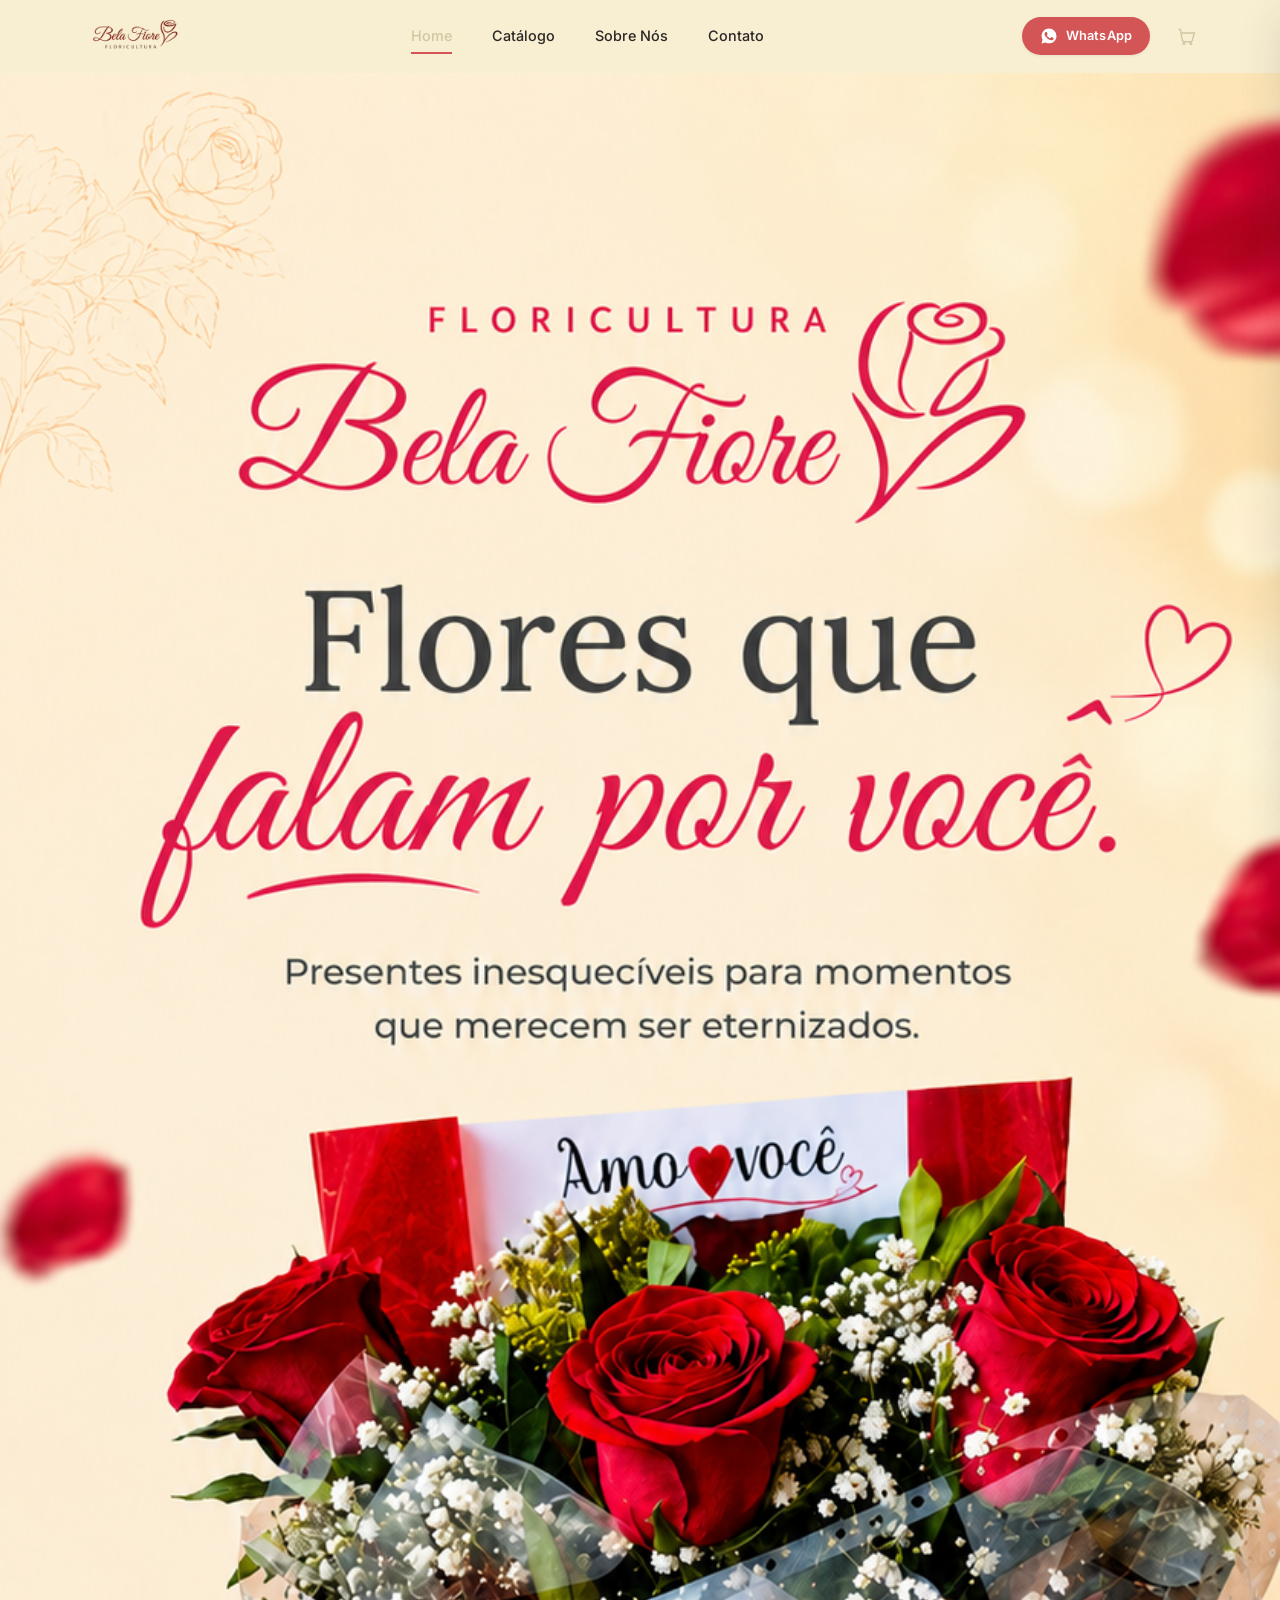
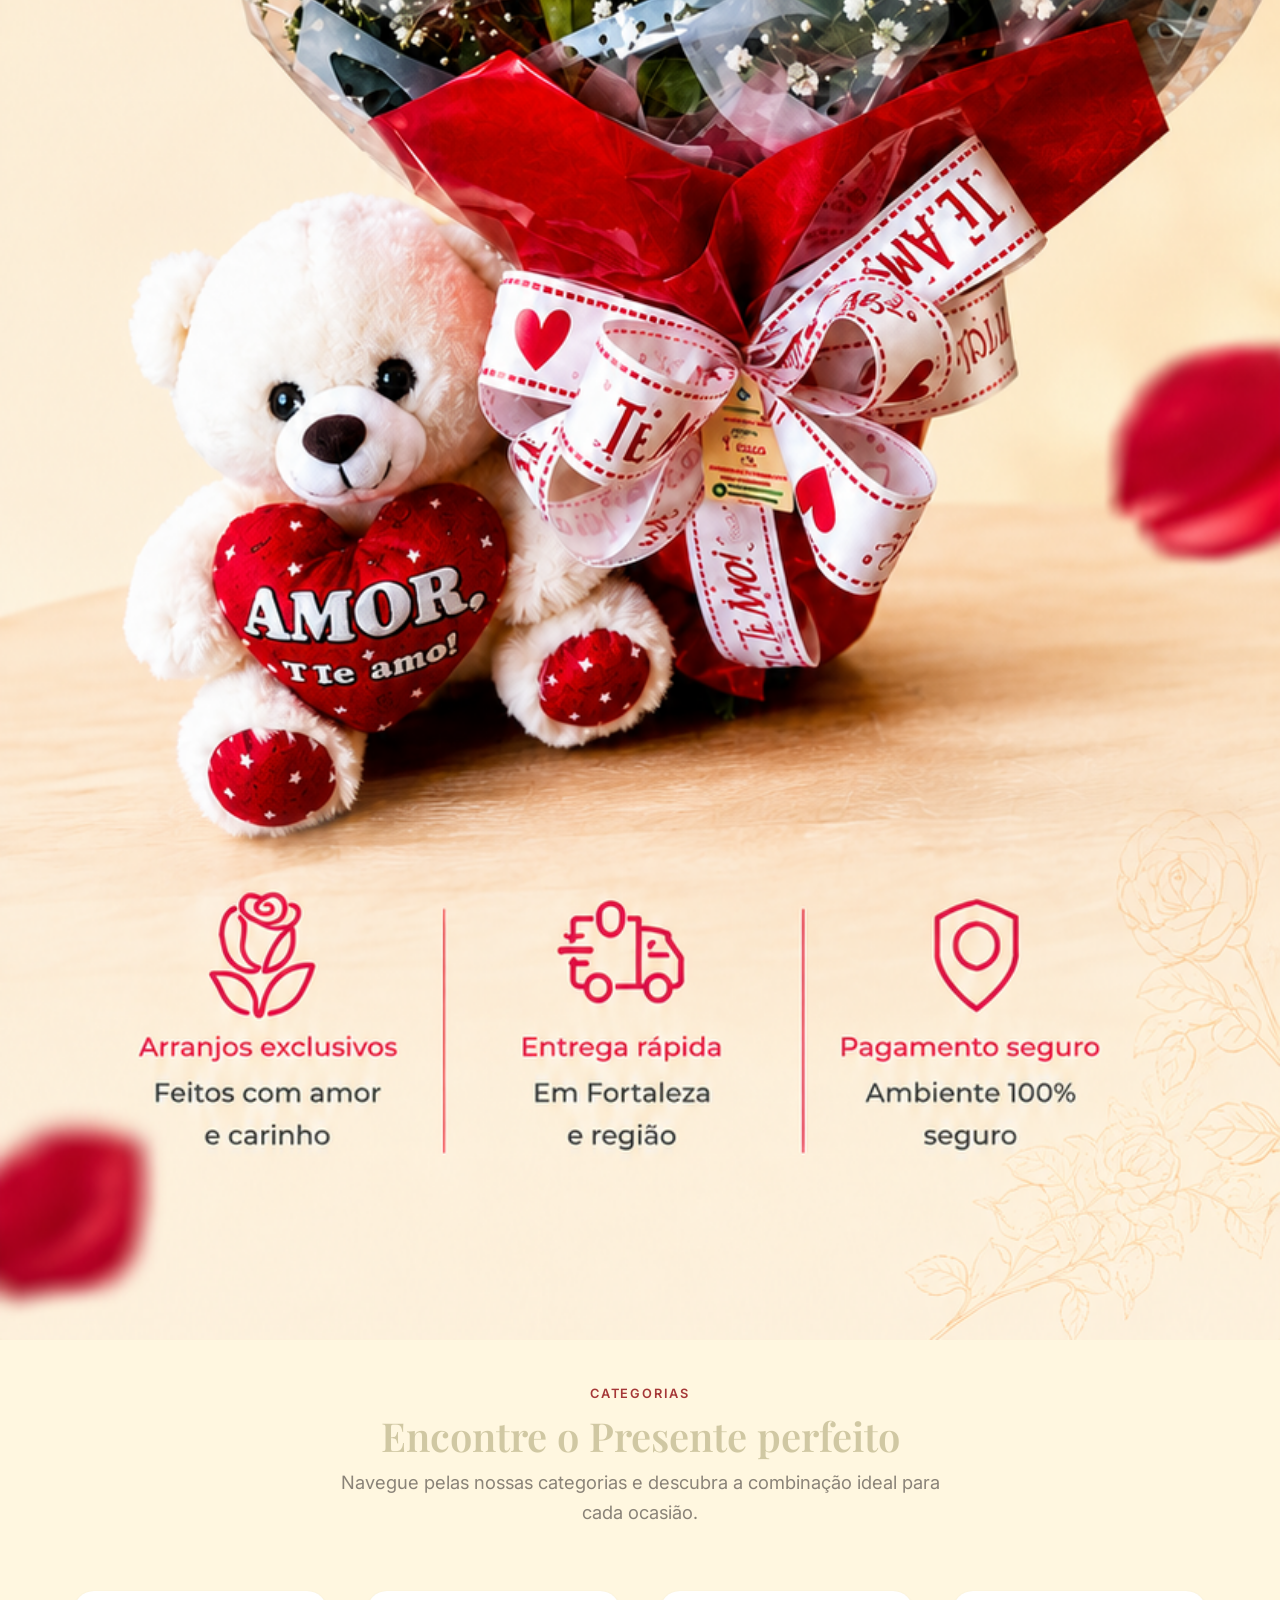
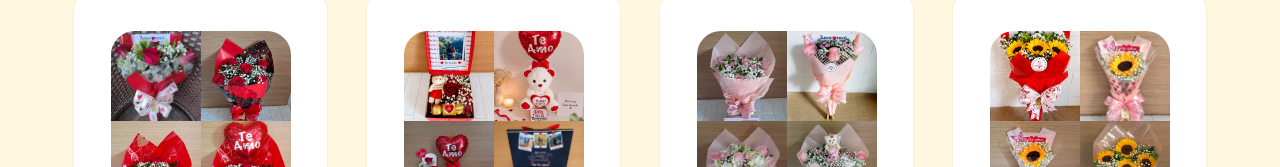
<file: index.html>
<!DOCTYPE html>
<html lang="pt-BR">
<head>
  <meta charset="UTF-8">
  <meta name="viewport" content="width=device-width, initial-scale=1.0">
  <title>Bela Fiore | Floricultura e Cestas de Presente em Messejana - CE</title>
  <meta name="description" content="Buquês, cestas e mimos com entrega rápida. Faça seu pedido diretamente pelo WhatsApp.">
  <meta name="description" content="Floricultura em Maracanaú especializada em buquês, flores para presente, mimos e cestas para datas especiais. Faça seu pedido pelo WhatsApp.">
  <link rel="icon" href="data:,">
  <link rel="stylesheet" href="css/global.css">
  <link rel="stylesheet" href="css/components.css">
  <link rel="stylesheet" href="css/carrinho.css">
  <link rel="stylesheet" href="css/home.css">
    <link rel="icon" type="image/x-icon" href="assets/logo/logo1.jpg">
    <style>
      
    </style>
</head>
<body>

  <!-- ============ NAVBAR ============ -->
  <header class="navbar">
    <div class="container navbar__inner">
      <a href="index.html" class="navbar__logo">
        <img src="assets/logo/ChatGPT Image 20 de jun. de 2026, 20_28_03.png" alt="" class="logo-mark">
      </a>

      <nav class="navbar__links" id="navbar-links">
        <a href="index.html" aria-current="page">Home</a>
        <a href="catalogo.html">Catálogo</a>
        <a href="sobre.html">Sobre Nós</a>
        <a href="contato.html">Contato</a>
      </nav>

      <div class="navbar__actions">
        <a href="https://wa.me/5585998530792" class="btn btn--primary btn--sm" data-whatsapp="geral">
          <svg viewBox="0 0 24 24" fill="currentColor"><path d="M12.04 2C6.58 2 2.13 6.45 2.13 11.91c0 1.79.47 3.47 1.29 4.92L2.05 22l5.31-1.39a9.9 9.9 0 0 0 4.68 1.19h.01c5.46 0 9.91-4.45 9.91-9.91A9.93 9.93 0 0 0 12.04 2Zm5.85 14.18c-.25.7-1.45 1.34-2 1.43-.51.08-1.15.12-1.86-.12-.43-.14-.98-.33-1.68-.64-2.96-1.28-4.89-4.26-5.04-4.46-.15-.2-1.2-1.6-1.2-3.05 0-1.45.76-2.16 1.03-2.46.27-.3.59-.37.78-.37.2 0 .39 0 .56.01.18.01.42-.07.66.5.25.6.84 2.07.91 2.22.07.15.12.33.02.53-.1.2-.15.32-.3.49-.15.17-.31.38-.45.51-.15.15-.3.31-.13.61.17.3.76 1.25 1.63 2.02 1.12.99 2.06 1.3 2.36 1.45.3.15.48.13.65-.08.18-.2.74-.86.94-1.16.2-.3.4-.25.66-.15.27.1 1.7.8 1.99.94.3.15.49.22.56.34.07.13.07.74-.18 1.44Z"/></svg>
          <span class="btn-label">WhatsApp</span>
        </a>
        <button type="button" class="cart-trigger" data-cart-open aria-label="Abrir carrinho">
          <svg viewBox="0 0 24 24" fill="none" stroke="currentColor" stroke-width="1.6"><path d="M3 4h2l2.4 12.4a2 2 0 0 0 2 1.6h7.2a2 2 0 0 0 2-1.6L21 8H6"/><circle cx="9" cy="20" r="1"/><circle cx="17" cy="20" r="1"/></svg>
          <span class="cart-trigger__badge" data-cart-count>0</span>
        </button>
        <button type="button" class="navbar__toggle" aria-label="Abrir menu" aria-expanded="false">
          <span></span><span></span><span></span>
        </button>
      </div>
    </div>
  </header>

  <main>
    <!-- ============ HERO ============ -->
    <section class="hero">
      <picture class="hero__bg" aria-hidden="true">
        <source media="(min-width: 768px)" srcset="assets/images/banners/Layout.png">
    
    <!-- Imagem padrão para telas menores (Celular) -->
    <img src="assets/images/banners/LayoutM.png" alt="Flores que falam por você - Floricultura Bela Fiore" class="banner-img">
      </picture>
      
    </section>

    <!-- ============ CATEGORIAS ============ -->
    <section class="section">
      <div class="container">
        <div class="section-header">
          <span class="eyebrow">Categorias</span>
          <h2>Encontre o Presente perfeito</h2>
          <p>Navegue pelas nossas categorias e descubra a combinação ideal para cada ocasião.</p>
        </div>
        <div class="grid categories__grid" id="categories-grid">
          <!-- Preenchido via js/home-page.js -->
        </div>
      </div>
    </section>

    <!-- ============ PRODUTOS EM DESTAQUE ============ -->
    <section class="section section--alt">
      <div class="container">
        <div class="section__header-row">
          <div class="section-header">
            <span class="eyebrow">Selecionados pela equipe</span>
            <h2>Os queridinhos da estação</h2>
          </div>
          <a href="catalogo.html" class="btn btn--secondary">Ver todos os produtos</a>
        </div>
        <div class="grid grid--4 catalog-grid" id="featured-grid">
          <!-- Preenchido via js/home-page.js -->
        </div>
      </div>
    </section>

    <!-- ============ BENEFÍCIOS / DIFERENCIAIS ============ -->
    <section class="section">
      <div class="container">
        <div class="section-header">
          <span class="eyebrow">Por que escolher a Bela Fiore</span>
          <h2>Cuidado do início ao fim</h2>
        </div>
        <div class="grid benefits__grid">
          <div class="benefit-item">
            <span class="benefit-item__icon">
              <svg viewBox="0 0 24 24" fill="none" stroke="currentColor" stroke-width="1.6"><path d="M12 21s-7-4.5-9.5-9C.5 8.5 2 4.5 6 4c2-.3 3.8.7 4.8 2.3M12 21s7-4.5 9.5-9C23.5 8.5 22 4.5 18 4c-2-.3-3.8.7-4.8 2.3"/></svg>
            </span>
            <div>
              <h3>Flores selecionadas</h3>
              <p>Escolhidas diariamente direto do produtor, garantindo frescor e durabilidade.</p>
            </div>
          </div>
          <div class="benefit-item">
            <span class="benefit-item__icon">
              <svg viewBox="0 0 24 24" fill="none" stroke="currentColor" stroke-width="1.6"><rect x="2" y="7" width="14" height="11" rx="1.5"/><path d="M16 11h3.5l2.5 3v4h-6"/><circle cx="7" cy="20" r="1.6"/><circle cx="17.5" cy="20" r="1.6"/></svg>
            </span>
            <div>
              <h3>Entrega no mesmo dia</h3>
              <p>Pedidos feitos até 15h são entregues ainda hoje em toda a região de Fortaleza.</p>
            </div>
          </div>
          <div class="benefit-item">
            <span class="benefit-item__icon">
              <svg viewBox="0 0 24 24" fill="none" stroke="currentColor" stroke-width="1.6"><rect x="2.5" y="5" width="19" height="14" rx="2"/><path d="M2.5 9.5h19"/><path d="M6 14h4"/></svg>
            </span>
            <div>
              <h3>Pagamento facilitado</h3>
              <p>Pix ou link de cartão — você combina a forma de pagamento direto pelo WhatsApp.</p>
            </div>
          </div>
        </div>
      </div>
    </section>

    <!-- ============ DEPOIMENTOS ============ -->
    <section class="section section--alt">
      <div class="container">
        <div class="section-header">
          <span class="eyebrow">Quem já comprou</span>
          <h2>Histórias que florescem</h2>
        </div>
        <div class="grid testimonials__grid">
          <div class="testimonial-card">
            <div class="testimonial-card__stars">★★★★★</div>
            <p class="testimonial-card__quote">Arranjos com bom gosto e ótimo atendimento. Parabéns a equipe e muito obrigado por terem contribuído com meu momento de bodas.</p>
            <div class="testimonial-card__author">
              <span class="testimonial-card__avatar">D</span>
              <div>
                <strong>Daniel Bezerra</strong>
                <span>Fortaleza, CE</span>
              </div>
            </div>
          </div>
          <div class="testimonial-card">
            <div class="testimonial-card__stars">★★★★★</div>
            <p class="testimonial-card__quote">Sem palavras pra agradecer a esta empresa, atendimento excelente, minha filha completou 15 anos compro um lindo buquê de rosas pra ela, ela amou</p>
            <div class="testimonial-card__author">
              <span class="testimonial-card__avatar">M</span>
              <div>
                <strong>Marcos Fonseca</strong>
                <span>Fortaleza, CE</span>
              </div>
            </div>
          </div>
          <div class="testimonial-card">
            <div class="testimonial-card__stars">★★★★★</div>
            <p class="testimonial-card__quote">Não poderia ter tido uma experiência melhor: preços justos, serviço perfeito, atendimento maravilhoso pelo whatsapp. Recomendadíssimo!</p>
            <div class="testimonial-card__author">
              <span class="testimonial-card__avatar">N</span>
              <div>
                <strong>Nêuton júnior</strong>
                <span>Fortaleza, CE</span>
              </div>
            </div>
          </div>
        </div>
      </div>
    </section>

    </section>
  </main>

  <!-- ============ FOOTER ============ -->
  <footer class="site-footer">
    <div class="container">
      <div class="footer__grid">
        <div class="footer__brand">
          <a href="index.html" class="navbar__logo">
            <img src="assets/logo/ChatGPT Image 20 de jun. de 2026, 20_28_03.png" alt="" class="logo-mark">
          </a>
          <p>Floricultura artesanal feita com carinho, da nossa loja para a sua casa.</p>
          <div class="footer__social">
            <a href="https://www.instagram.com/floriculturabelafiore/" aria-label="Instagram">
              <svg viewBox="0 0 24 24" fill="none" stroke="currentColor" stroke-width="1.6"><rect x="3" y="3" width="18" height="18" rx="5"/><circle cx="12" cy="12" r="4"/><circle cx="17.2" cy="6.8" r="1"/></svg>
            </a>
            <a href="https://wa.me/5585998530792" aria-label="WhatsApp" data-whatsapp="geral">
              <svg viewBox="0 0 24 24" fill="currentColor"><path d="M12.04 2C6.58 2 2.13 6.45 2.13 11.91c0 1.79.47 3.47 1.29 4.92L2.05 22l5.31-1.39a9.9 9.9 0 0 0 4.68 1.19h.01c5.46 0 9.91-4.45 9.91-9.91A9.93 9.93 0 0 0 12.04 2Zm5.85 14.18c-.25.7-1.45 1.34-2 1.43-.51.08-1.15.12-1.86-.12-.43-.14-.98-.33-1.68-.64-2.96-1.28-4.89-4.26-5.04-4.46-.15-.2-1.2-1.6-1.2-3.05 0-1.45.76-2.16 1.03-2.46.27-.3.59-.37.78-.37.2 0 .39 0 .56.01.18.01.42-.07.66.5.25.6.84 2.07.91 2.22.07.15.12.33.02.53-.1.2-.15.32-.3.49-.15.17-.31.38-.45.51-.15.15-.3.31-.13.61.17.3.76 1.25 1.63 2.02 1.12.99 2.06 1.3 2.36 1.45.3.15.48.13.65-.08.18-.2.74-.86.94-1.16.2-.3.4-.25.66-.15.27.1 1.7.8 1.99.94.3.15.49.22.56.34.07.13.07.74-.18 1.44Z"/></svg>
            </a>
          </div>
        </div>

        <div class="footer__col">
          <h4 class="footer__heading">Navegação</h4>
          <ul class="footer__links">
            <li><a href="index.html">Home</a></li>
            <li><a href="catalogo.html">Catálogo</a></li>
            <li><a href="sobre.html">Sobre Nós</a></li>
            <li><a href="contato.html">Contato</a></li>
          </ul>
        </div>

        <div class="footer__col">
          <h4 class="footer__heading">Contato</h4>
          <ul class="footer__contact">
            <li>
              <svg viewBox="0 0 24 24" fill="currentColor"><path d="M12.04 2C6.58 2 2.13 6.45 2.13 11.91c0 1.79.47 3.47 1.29 4.92L2.05 22l5.31-1.39a9.9 9.9 0 0 0 4.68 1.19h.01c5.46 0 9.91-4.45 9.91-9.91A9.93 9.93 0 0 0 12.04 2Zm5.85 14.18c-.25.7-1.45 1.34-2 1.43-.51.08-1.15.12-1.86-.12-.43-.14-.98-.33-1.68-.64-2.96-1.28-4.89-4.26-5.04-4.46-.15-.2-1.2-1.6-1.2-3.05 0-1.45.76-2.16 1.03-2.46.27-.3.59-.37.78-.37.2 0 .39 0 .56.01.18.01.42-.07.66.5.25.6.84 2.07.91 2.22.07.15.12.33.02.53-.1.2-.15.32-.3.49-.15.17-.31.38-.45.51-.15.15-.3.31-.13.61.17.3.76 1.25 1.63 2.02 1.12.99 2.06 1.3 2.36 1.45.3.15.48.13.65-.08.18-.2.74-.86.94-1.16.2-.3.4-.25.66-.15.27.1 1.7.8 1.99.94.3.15.49.22.56.34.07.13.07.74-.18 1.44Z"/></svg>
              <span>+55 (85) 9853-0782</span>
            </li>
            <li>
              <svg viewBox="0 0 24 24" fill="none" stroke="currentColor" stroke-width="1.6"><rect x="3" y="3" width="18" height="18" rx="5"/><circle cx="12" cy="12" r="4"/><circle cx="17.2" cy="6.8" r="1"/></svg>
              <span>@floriculturabelafiore</span>
            </li>
            <li>
              <svg viewBox="0 0 24 24" fill="none" stroke="currentColor" stroke-width="1.6"><path d="M12 21s-7-7.3-7-12a7 7 0 1 1 14 0c0 4.7-7 12-7 12Z"/><circle cx="12" cy="9" r="2.4"/></svg>
              <span>R. Francisco Alves Ribeiro, 101 - Jangurussu, Fortaleza - CE</span>
            </li>
          </ul>
        </div>
      </div>

      <div class="footer__bottom">
        <span>© 2026 Floricultura Bela Fiore. Todos os direitos reservados.</span>
        <span>Catálogo digital feito com 🌿 em Fortaleza/CE</span>
        <span>Desenvolvido por <a style="::hover {cursor:pointer}" href="https://www.instagram.com/gustavosousa.devstudio/">@GustavoSousa.devstudio</a></span>
      </div>
    </div>
  </footer>

  <!-- ============ CARRINHO: OVERLAY + DRAWER ============ -->
  <div class="cart-overlay" id="cart-overlay"></div>

  <aside class="cart-drawer" id="cart-drawer" aria-label="Carrinho de compras">
    <div class="cart-drawer__header">
      <h2>Seu carrinho</h2>
      <button type="button" class="cart-drawer__close" id="cart-close-btn" aria-label="Fechar carrinho">
        <svg viewBox="0 0 24 24" fill="none" stroke="currentColor" stroke-width="1.8"><path d="M6 6l12 12M18 6 6 18"/></svg>
      </button>
    </div>

    <!-- View 1: Lista de itens -->
    <div class="cart-view" id="cart-view-list">
      <div class="cart-items-list" id="cart-items-list"></div>

      <div class="cart-empty-state" id="cart-empty-state">
        <svg viewBox="0 0 24 24" fill="none" stroke="currentColor" stroke-width="1.4"><path d="M3 4h2l2.4 12.4a2 2 0 0 0 2 1.6h7.2a2 2 0 0 0 2-1.6L21 8H6"/><circle cx="9" cy="20" r="1"/><circle cx="17" cy="20" r="1"/></svg>
        <p>Seu carrinho está vazio.<br>Explore o catálogo e adicione seus arranjos favoritos.</p>
        <a href="catalogo.html" class="btn btn--secondary btn--sm">Ver catálogo</a>
      </div>

      <div class="cart-summary" id="cart-summary" style="display:none;">
        <div class="cart-summary__row">
          <span id="cart-total-count">0 itens</span>
          <strong id="cart-total-value">R$ 0,00</strong>
        </div>
        <button type="button" class="btn btn--primary btn--block btn--lg" id="cart-checkout-btn" disabled>
          Finalizar pedido
        </button>
      </div>
    </div>

    <!-- View 2: Checkout -->
    <div class="cart-view" id="cart-view-checkout">
      <form class="checkout-form" id="checkout-form">
        <button type="button" class="checkout-back" id="cart-back-btn">
          <svg viewBox="0 0 24 24" fill="none" stroke="currentColor" stroke-width="2"><path d="m15 18-6-6 6-6"/></svg>
          Voltar ao carrinho
        </button>

        <div class="checkout-order-summary">
          <strong>Resumo do pedido</strong>
          <span id="cart-total-count-checkout">0 itens</span> — <span id="cart-total-value-checkout">R$ 0,00</span>
        </div>

        <div class="form-field">
          <label for="checkout-nome">Nome completo</label>
          <input type="text" id="checkout-nome" name="nome" placeholder="Seu nome" required>
        </div>

        <div class="form-field">
          <label for="checkout-telefone">Telefone / WhatsApp</label>
          <input type="tel" id="checkout-telefone" name="telefone" placeholder="(85) 99999-9999" required>
        </div>

        <div class="form-field">
          <label for="checkout-pagamento">Forma de pagamento</label>
          <select id="checkout-pagamento" name="pagamento" required>
            <option value="" disabled selected>Selecione uma opção</option>
            <option value="Pix">Pix</option>
            <option value="Cartão de crédito">Cartão de crédito</option>
            <option value="Cartão de débito">Cartão de débito</option>
          </select>
        </div>

        <div class="form-field">
          <label for="checkout-observacoes">Observações (opcional)</label>
          <textarea id="checkout-observacoes" name="observacoes" placeholder="Endereço de entrega, mensagem para o cartão, horário preferido..."></textarea>
        </div>
      </form>

      <div class="checkout-submit-wrap">
        <button type="submit" form="checkout-form" class="btn btn--primary btn--block btn--lg">
          <svg viewBox="0 0 24 24" fill="currentColor"><path d="M12.04 2C6.58 2 2.13 6.45 2.13 11.91c0 1.79.47 3.47 1.29 4.92L2.05 22l5.31-1.39a9.9 9.9 0 0 0 4.68 1.19h.01c5.46 0 9.91-4.45 9.91-9.91A9.93 9.93 0 0 0 12.04 2Zm5.85 14.18c-.25.7-1.45 1.34-2 1.43-.51.08-1.15.12-1.86-.12-.43-.14-.98-.33-1.68-.64-2.96-1.28-4.89-4.26-5.04-4.46-.15-.2-1.2-1.6-1.2-3.05 0-1.45.76-2.16 1.03-2.46.27-.3.59-.37.78-.37.2 0 .39 0 .56.01.18.01.42-.07.66.5.25.6.84 2.07.91 2.22.07.15.12.33.02.53-.1.2-.15.32-.3.49-.15.17-.31.38-.45.51-.15.15-.3.31-.13.61.17.3.76 1.25 1.63 2.02 1.12.99 2.06 1.3 2.36 1.45.3.15.48.13.65-.08.18-.2.74-.86.94-1.16.2-.3.4-.25.66-.15.27.1 1.7.8 1.99.94.3.15.49.22.56.34.07.13.07.74-.18 1.44Z"/></svg>
          Enviar pedido pelo WhatsApp
        </button>
      </div>
    </div>
  </aside>

  <!-- WhatsApp flutuante (mobile) -->
  <a href="#" class="whatsapp-float" data-whatsapp="geral" aria-label="Falar no WhatsApp">
    <svg viewBox="0 0 24 24" fill="currentColor"><path d="M12.04 2C6.58 2 2.13 6.45 2.13 11.91c0 1.79.47 3.47 1.29 4.92L2.05 22l5.31-1.39a9.9 9.9 0 0 0 4.68 1.19h.01c5.46 0 9.91-4.45 9.91-9.91A9.93 9.93 0 0 0 12.04 2Zm5.85 14.18c-.25.7-1.45 1.34-2 1.43-.51.08-1.15.12-1.86-.12-.43-.14-.98-.33-1.68-.64-2.96-1.28-4.89-4.26-5.04-4.46-.15-.2-1.2-1.6-1.2-3.05 0-1.45.76-2.16 1.03-2.46.27-.3.59-.37.78-.37.2 0 .39 0 .56.01.18.01.42-.07.66.5.25.6.84 2.07.91 2.22.07.15.12.33.02.53-.1.2-.15.32-.3.49-.15.17-.31.38-.45.51-.15.15-.3.31-.13.61.17.3.76 1.25 1.63 2.02 1.12.99 2.06 1.3 2.36 1.45.3.15.48.13.65-.08.18-.2.74-.86.94-1.16.2-.3.4-.25.66-.15.27.1 1.7.8 1.99.94.3.15.49.22.56.34.07.13.07.74-.18 1.44Z"/></svg>
  </a>

  <script src="js/whatsapp.js"></script>
  <script src="js/carrinho.js"></script>
  <script src="js/produtos.js"></script>
  <script src="js/ui.js"></script>
  <script src="js/home-page.js"></script>
</body>
</html>
</file>
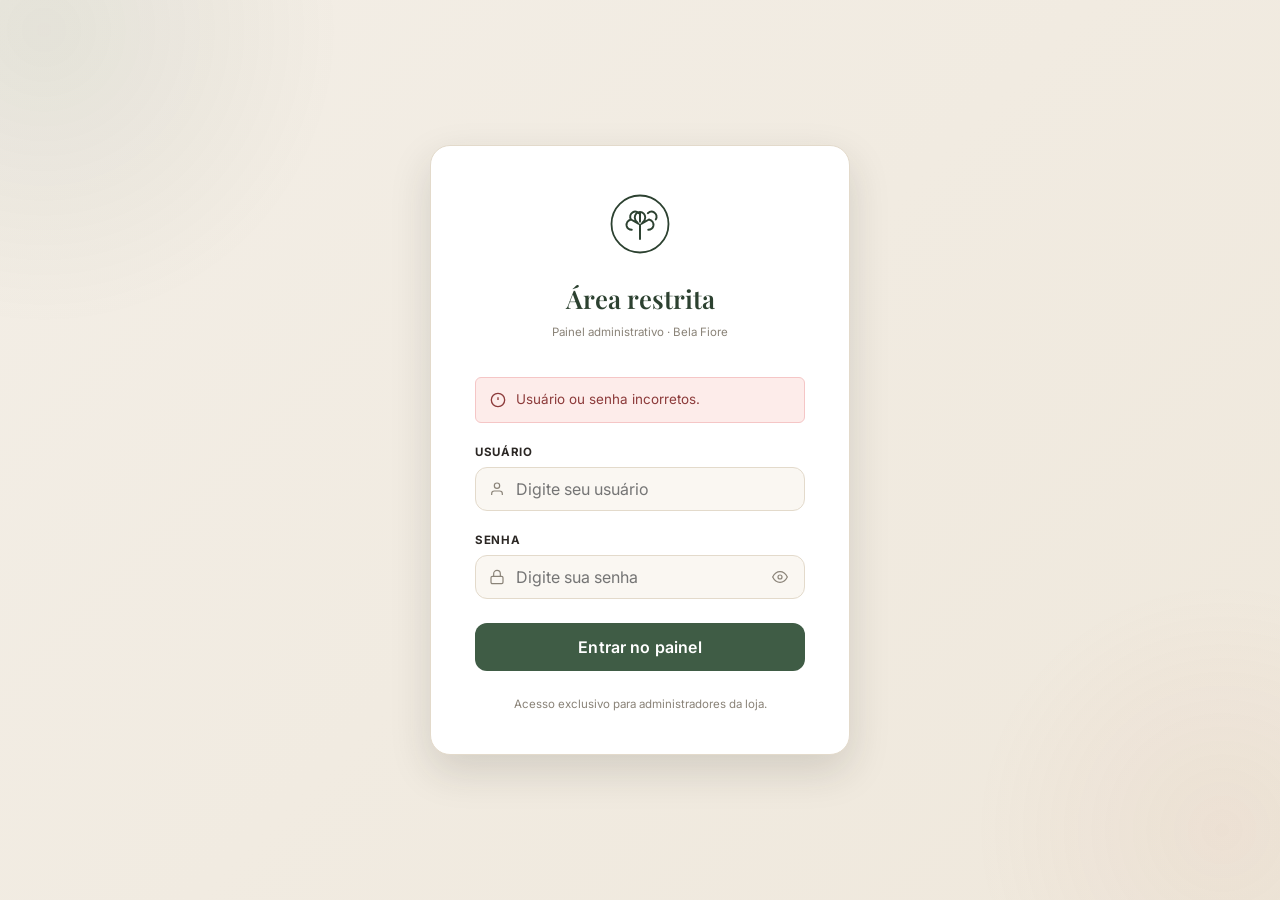
<file: admin/index.html>
<!DOCTYPE html>
<html lang="pt-BR">
<head>
  <meta charset="UTF-8">
  <meta name="viewport" content="width=device-width, initial-scale=1.0">
  <title>Dashboard | Floricultura Bela Fiore Admin</title>
  <meta name="robots" content="noindex, nofollow">
  <link rel="icon" href="data:,">
  <link rel="stylesheet" href="css/base.css">
  <link rel="stylesheet" href="css/dashboard.css">
</head>
<body>
<div class="admin-layout">

  <!-- ═══════════════════════════════════════════════════════════
       SIDEBAR
  ════════════════════════════════════════════════════════════ -->
  <aside class="sidebar" id="sidebar" role="navigation" aria-label="Menu lateral">
    <div class="sidebar__brand">
      <svg class="sidebar__logo" viewBox="0 0 40 40" fill="none">
        <circle cx="20" cy="20" r="19" stroke="currentColor" stroke-width="1.2" opacity=".7"/>
        <path d="M20 12c2 0 3.5 1.7 3.5 3.7 0 1.4-.8 2.5-1.8 3.3
                 M20 12c-2 0-3.5 1.7-3.5 3.7 0 1.4.8 2.5 1.8 3.3
                 M20 12v6.5
                 M14 17c-1.1-1.7-.5-3.8 1.1-4.8 1.4-.9 3.1-.4 4.2.6
                 M14 17c-2 .4-3.3 2.3-2.9 4.3.4 1.5 1.8 2.5 3.4 2.5
                 M14 17l4.9 2.8
                 m11.6-2.8c1.1-1.7.5-3.8-1.1-4.8-1.4-.9-3.1-.4-4.2.6
                 M26 17c2 .4 3.3 2.3 2.9 4.3-.4 1.5-1.8 2.5-3.4 2.5
                 M26 17l-4.9 2.8M20 30v-9.5"
              stroke="currentColor" stroke-width="1.3" stroke-linecap="round" opacity=".9"/>
      </svg>
      <div>
        <span class="sidebar__name"><span class="nome-loja">Bela Fiore</span></span>
        <span class="sidebar__sub">Administração</span>
      </div>
    </div>

    <nav class="sidebar__nav">
      <div class="sidebar__item is-active">
        <svg viewBox="0 0 24 24" fill="none" stroke="currentColor" stroke-width="1.7">
          <rect x="3" y="3" width="7" height="7"/><rect x="14" y="3" width="7" height="7"/>
          <rect x="14" y="14" width="7" height="7"/><rect x="3" y="14" width="7" height="7"/>
        </svg>
        Dashboard
      </div>

      <div class="sidebar__item" id="btn-novo-produto-side">
        <svg viewBox="0 0 24 24" fill="none" stroke="currentColor" stroke-width="1.7">
          <circle cx="12" cy="12" r="10"/><line x1="12" y1="8" x2="12" y2="16"/>
          <line x1="8" y1="12" x2="16" y2="12"/>
        </svg>
        Novo produto
      </div>

      <div class="sidebar__divider"></div>

      <div class="sidebar__item" id="btn-configuracoes">
        <svg viewBox="0 0 24 24" fill="none" stroke="currentColor" stroke-width="1.7">
          <circle cx="12" cy="12" r="3"/>
          <path d="M19.4 15a1.65 1.65 0 0 0 .33 1.82l.06.06a2 2 0 0 1 0 2.83 2 2 0 0 1-2.83 0l-.06-.06a1.65 1.65 0 0 0-1.82-.33 1.65 1.65 0 0 0-1 1.51V21a2 2 0 0 1-2 2 2 2 0 0 1-2-2v-.09A1.65 1.65 0 0 0 9 19.4a1.65 1.65 0 0 0-1.82.33l-.06.06a2 2 0 0 1-2.83 0 2 2 0 0 1 0-2.83l.06-.06A1.65 1.65 0 0 0 4.68 15a1.65 1.65 0 0 0-1.51-1H3a2 2 0 0 1-2-2 2 2 0 0 1 2-2h.09A1.65 1.65 0 0 0 4.6 9a1.65 1.65 0 0 0-.33-1.82l-.06-.06a2 2 0 0 1 0-2.83 2 2 0 0 1 2.83 0l.06.06A1.65 1.65 0 0 0 9 4.68a1.65 1.65 0 0 0 1-1.51V3a2 2 0 0 1 2-2 2 2 0 0 1 2 2v.09a1.65 1.65 0 0 0 1 1.51 1.65 1.65 0 0 0 1.82-.33l.06-.06a2 2 0 0 1 2.83 0 2 2 0 0 1 0 2.83l-.06.06A1.65 1.65 0 0 0 19.4 9a1.65 1.65 0 0 0 1.51 1H21a2 2 0 0 1 2 2 2 2 0 0 1-2 2h-.09a1.65 1.65 0 0 0-1.51 1z"/>
        </svg>
        Configurações
      </div>
    </nav>

    <div class="sidebar__footer">
      <a href="../index.html" target="_blank" rel="noopener" class="sidebar__item" style="text-decoration:none">
        <svg viewBox="0 0 24 24" fill="none" stroke="currentColor" stroke-width="1.7">
          <path d="M18 13v6a2 2 0 0 1-2 2H5a2 2 0 0 1-2-2V8a2 2 0 0 1 2-2h6"/>
          <polyline points="15 3 21 3 21 9"/><line x1="10" y1="14" x2="21" y2="3"/>
        </svg>
        Ver site público
      </a>
    </div>
  </aside>

  <!-- Overlay mobile -->
  <div id="sidebar-overlay"></div>

  <!-- ═══════════════════════════════════════════════════════════
       ÁREA PRINCIPAL
  ════════════════════════════════════════════════════════════ -->
  <div class="main-wrap">

    <!-- TOPBAR -->
    <header class="topbar">
      <div class="topbar__left">
        <button class="btn-menu-mobile" id="btn-menu-mobile" aria-label="Abrir menu">
          <svg viewBox="0 0 24 24" fill="none" stroke="currentColor" stroke-width="2">
            <line x1="3" y1="6"  x2="21" y2="6"/>
            <line x1="3" y1="12" x2="21" y2="12"/>
            <line x1="3" y1="18" x2="21" y2="18"/>
          </svg>
        </button>
        <h1 class="topbar__title">Produtos</h1>
      </div>

      <div class="topbar__right">
        <div class="topbar__user">
          <div class="topbar__avatar" id="topbar-avatar">A</div>
          <span id="topbar-usuario"></span>
        </div>
        <button class="btn btn--ghost btn--sm" id="btn-logout">
          <svg viewBox="0 0 24 24" fill="none" stroke="currentColor" stroke-width="1.8">
            <path d="M9 21H5a2 2 0 0 1-2-2V5a2 2 0 0 1 2-2h4"/>
            <polyline points="16 17 21 12 16 7"/>
            <line x1="21" y1="12" x2="9" y2="12"/>
          </svg>
          Sair
        </button>
      </div>
    </header>

    <!-- CONTEÚDO -->
    <main class="page-content">

      <!-- Cards de estatísticas -->
      <section class="stats-grid" aria-label="Resumo do catálogo">
        <div class="stat-card">
          <div class="stat-icon stat-icon--total">
            <svg viewBox="0 0 24 24" fill="none" stroke="currentColor" stroke-width="1.7">
              <path d="M6 2 3 6v14a2 2 0 0 0 2 2h14a2 2 0 0 0 2-2V6l-3-4z"/>
              <line x1="3" y1="6" x2="21" y2="6"/>
              <path d="M16 10a4 4 0 0 1-8 0"/>
            </svg>
          </div>
          <div>
            <div class="stat-value" id="stat-total">—</div>
            <div class="stat-label">Total de produtos</div>
          </div>
        </div>

        <div class="stat-card">
          <div class="stat-icon stat-icon--active">
            <svg viewBox="0 0 24 24" fill="none" stroke="currentColor" stroke-width="1.7">
              <polyline points="20 6 9 17 4 12"/>
            </svg>
          </div>
          <div>
            <div class="stat-value" id="stat-disponiveis">—</div>
            <div class="stat-label">Disponíveis</div>
          </div>
        </div>

        <div class="stat-card">
          <div class="stat-icon stat-icon--inactive">
            <svg viewBox="0 0 24 24" fill="none" stroke="currentColor" stroke-width="1.7">
              <circle cx="12" cy="12" r="10"/>
              <line x1="4.93" y1="4.93" x2="19.07" y2="19.07"/>
            </svg>
          </div>
          <div>
            <div class="stat-value" id="stat-indisponiveis">—</div>
            <div class="stat-label">Indisponíveis</div>
          </div>
        </div>
      </section>

      <!-- Toolbar -->
      <div class="tabela-toolbar">
        <div class="busca-wrap">
          <svg viewBox="0 0 24 24" fill="none" stroke="currentColor" stroke-width="1.8" aria-hidden="true">
            <circle cx="11" cy="11" r="7"/><path d="m21 21-4.3-4.3"/>
          </svg>
          <input
            type="search"
            id="busca-input"
            placeholder="Buscar por nome, código ou categoria…"
            aria-label="Buscar produto"
            autocomplete="off"
          >
        </div>

        <select id="filtro-categoria" aria-label="Filtrar por categoria">
          <option value="Todas">Todas as categorias</option>
        </select>

        <button class="btn btn--primary" id="btn-novo-produto">
          <svg viewBox="0 0 24 24" fill="none" stroke="currentColor" stroke-width="2">
            <line x1="12" y1="5" x2="12" y2="19"/>
            <line x1="5" y1="12" x2="19" y2="12"/>
          </svg>
          Novo produto
        </button>
      </div>

      <!-- Tabela -->
      <div class="tabela-wrap">
        <table class="tabela-produtos" aria-label="Lista de produtos">
          <thead>
            <tr>
              <th>Imagem</th>
              <th>Produto</th>
              <th>Preço</th>
              <th>Estoque</th>
              <th>Ativo</th>
              <th>Ações</th>
            </tr>
          </thead>
          <tbody id="tabela-produtos"></tbody>
        </table>

        <!-- Estado vazio -->
        <div id="tabela-vazio" hidden>
          <div class="tabela-vazio">
            <svg viewBox="0 0 24 24" fill="none" stroke="currentColor" stroke-width="1.4"
                 width="48" height="48">
              <circle cx="11" cy="11" r="7"/><path d="m21 21-4.3-4.3"/>
            </svg>
            <strong>Nenhum produto encontrado</strong>
            <span>Tente outro termo ou limpe os filtros.</span>
          </div>
        </div>
      </div>

    </main>
  </div><!-- /.main-wrap -->

</div><!-- /.admin-layout -->

<!-- ═══════════════════════════════════════════════════════════════
     MODAIS
═══════════════════════════════════════════════════════════════ -->

<!-- Modal: criar / editar produto -->
<div class="modal" id="modal-produto" role="dialog" aria-modal="true" aria-labelledby="modal-produto-titulo">
  <div class="modal-box modal-box--lg">
    <div class="modal-header">
      <h2 class="modal-title" id="modal-produto-titulo">Novo Produto</h2>
      <button class="modal-close" data-close-modal="modal-produto" aria-label="Fechar">×</button>
    </div>

    <form id="form-produto" novalidate>
      <input type="hidden" id="produto-id-edit">

      <div class="modal-body">
        <div class="form-grid">

          <!-- Nome -->
          <div class="field field--full">
            <label for="input-nome">Nome do produto *</label>
            <input type="text" id="input-nome" placeholder="Ex: Buquê de Rosas Vermelhas" required>
          </div>

          <!-- Preço + Categoria -->
          <div class="field">
            <label for="input-preco">Preço (R$) *</label>
            <input type="number" id="input-preco" placeholder="0,00" step="0.01" min="0" required>
          </div>

          <div class="field">
            <label for="select-categoria">Categoria *</label>
            <select id="select-categoria" required></select>
          </div>

          <!-- Descrição curta -->
          <div class="field field--full">
            <label for="textarea-descricao-curta">Descrição curta</label>
            <input type="text" id="textarea-descricao-curta" placeholder="Resumo exibido nos cards do catálogo">
          </div>

          <!-- Descrição completa -->
          <div class="field field--full">
            <label for="textarea-descricao">Descrição completa</label>
            <textarea id="textarea-descricao" rows="3" placeholder="Detalhes exibidos na página individual do produto"></textarea>
          </div>

          <!-- Imagem -->
          <div class="field field--full">
            <label for="input-imagem">URL da imagem principal</label>
            <div class="img-preview-wrap">
              <div class="img-preview" id="img-preview-box">
                <img id="img-preview-img" src="" alt="Preview" style="display:none">
              </div>
              <input
                type="text"
                id="input-imagem"
                placeholder="assets/images/produtos/nome-do-arquivo.svg"
                style="flex:1"
              >
            </div>
          </div>

          <!-- Tags -->
          <div class="field field--full">
            <label for="input-tags">Tags (separadas por vírgula)</label>
            <input type="text" id="input-tags" placeholder="rosas, romântico, aniversário">
          </div>

          <!-- Checkboxes -->
          <div class="field">
            <label class="check-row">
              <input type="checkbox" id="check-disponivel" checked>
              <span>Disponível no catálogo</span>
            </label>
          </div>

          <div class="field">
            <label class="check-row">
              <input type="checkbox" id="check-destaque">
              <span>Produto em destaque (Home)</span>
            </label>
          </div>

        </div><!-- /.form-grid -->
      </div><!-- /.modal-body -->

      <div class="modal-footer">
        <button type="button" class="btn btn--secondary" data-close-modal="modal-produto">Cancelar</button>
        <button type="submit" class="btn btn--primary">
          <svg viewBox="0 0 24 24" fill="none" stroke="currentColor" stroke-width="2">
            <path d="M19 21H5a2 2 0 0 1-2-2V5a2 2 0 0 1 2-2h11l5 5v11a2 2 0 0 1-2 2z"/>
            <polyline points="17 21 17 13 7 13 7 21"/>
            <polyline points="7 3 7 8 15 8"/>
          </svg>
          Salvar produto
        </button>
      </div>
    </form>
  </div>
</div>

<!-- Modal: configuração GitHub -->
<div class="modal" id="modal-config" role="dialog" aria-modal="true" aria-labelledby="modal-config-titulo">
  <div class="modal-box">
    <div class="modal-header">
      <h2 class="modal-title" id="modal-config-titulo">Configuração GitHub</h2>
      <button class="modal-close" data-close-modal="modal-config" aria-label="Fechar">×</button>
    </div>

    <form id="form-github-config" novalidate>
      <div class="modal-body">

        <div class="config-hint">
          Para salvar produtos diretamente no repositório, você precisa de um
          <a href="https://github.com/settings/tokens/new?scopes=contents&description=Flora+Admin" target="_blank" rel="noopener">
            Personal Access Token
          </a>
          do GitHub com permissão <strong>Contents → Read and write</strong>.
        </div>

        <div class="field">
          <label for="cfg-token">Token de acesso (ghp_…)</label>
          <input type="password" id="cfg-token" placeholder="ghp_xxxxxxxxxxxxxxxxxxxx" autocomplete="off">
        </div>

        <div class="field-row">
          <div class="field">
            <label for="cfg-owner">Usuário / Organização</label>
            <input type="text" id="cfg-owner" placeholder="seu-usuario-github">
          </div>
          <div class="field">
            <label for="cfg-repo">Repositório</label>
            <input type="text" id="cfg-repo" placeholder="floricultura">
          </div>
        </div>

        <div class="field">
          <label for="cfg-path">Caminho do arquivo JSON</label>
          <input type="text" id="cfg-path" placeholder="data/produtos.json" value="data/produtos.json">
        </div>

      </div>

      <div class="modal-footer">
        <button type="button" class="btn btn--secondary" id="btn-testar-config">
          <svg viewBox="0 0 24 24" fill="none" stroke="currentColor" stroke-width="1.8">
            <polyline points="9 11 12 14 22 4"/>
            <path d="M21 12v7a2 2 0 0 1-2 2H5a2 2 0 0 1-2-2V5a2 2 0 0 1 2-2h11"/>
          </svg>
          Testar conexão
        </button>
        <button type="button" class="btn btn--secondary" data-close-modal="modal-config">Cancelar</button>
        <button type="submit" class="btn btn--primary">Salvar configuração</button>
      </div>
    </form>
  </div>
</div>

<!-- Modal: confirmação de exclusão -->
<div class="modal" id="modal-confirmar" role="dialog" aria-modal="true" aria-labelledby="confirm-title-el">
  <div class="modal-box modal-box--sm">
    <div class="modal-body" style="text-align:center; padding: 32px 24px">
      <div class="confirm-icon">
        <svg viewBox="0 0 24 24" fill="none" stroke="currentColor" stroke-width="2">
          <polyline points="3 6 5 6 21 6"/>
          <path d="M19 6l-1 14a2 2 0 0 1-2 2H8a2 2 0 0 1-2-2L5 6"/>
          <path d="M10 11v6M14 11v6"/>
          <path d="M9 6V4a1 1 0 0 1 1-1h4a1 1 0 0 1 1 1v2"/>
        </svg>
      </div>
      <h3 class="confirm-title" id="confirm-title-el">Confirmar exclusão</h3>
      <p class="confirm-msg">Esta ação não pode ser desfeita.</p>
    </div>
    <div class="modal-footer" style="justify-content:center; gap:12px">
      <button class="btn btn--secondary btn-confirm-no">Cancelar</button>
      <button class="btn btn--danger btn-confirm-yes">Excluir</button>
    </div>
  </div>
</div>

<!-- ═══════════════════════════════════════════════════════════════
     UTILITÁRIOS GLOBAIS
═══════════════════════════════════════════════════════════════ -->

<!-- Loading overlay -->
<div id="loading-overlay" aria-live="polite" aria-label="Carregando">
  <div class="loading-spinner"></div>
  <span class="loading-text">Salvando…</span>
</div>

<!-- Container de toasts -->
<div id="toast-container" aria-live="polite"></div>

<!-- Scripts (ordem importa: auth → utils → github → produtos → dashboard) -->
<script src="js/auth.js"></script>
<script src="js/utils.js"></script>
<script src="js/github.js"></script>
<script src="js/produtos.js"></script>
<script src="js/dashboard.js"></script>

<!-- Preview de imagem ao digitar URL -->
<script>
  document.getElementById('input-imagem')?.addEventListener('input', function() {
    const img = document.getElementById('img-preview-img');
    if (!img) return;
    const src = this.value.trim();
    if (src) {
      img.src = src.startsWith('http') ? src : `../${src}`;
      img.style.display = 'block';
      img.onerror = () => { img.style.display = 'none'; };
    } else {
      img.style.display = 'none';
    }
  });

  // Atalho sidebar → novo produto
  document.getElementById('btn-novo-produto-side')?.addEventListener('click', () => {
    document.getElementById('btn-novo-produto')?.click();
    document.getElementById('sidebar')?.classList.remove('is-open');
    document.getElementById('sidebar-overlay')?.classList.remove('is-open');
  });
</script>

</body>
</html>
</file>
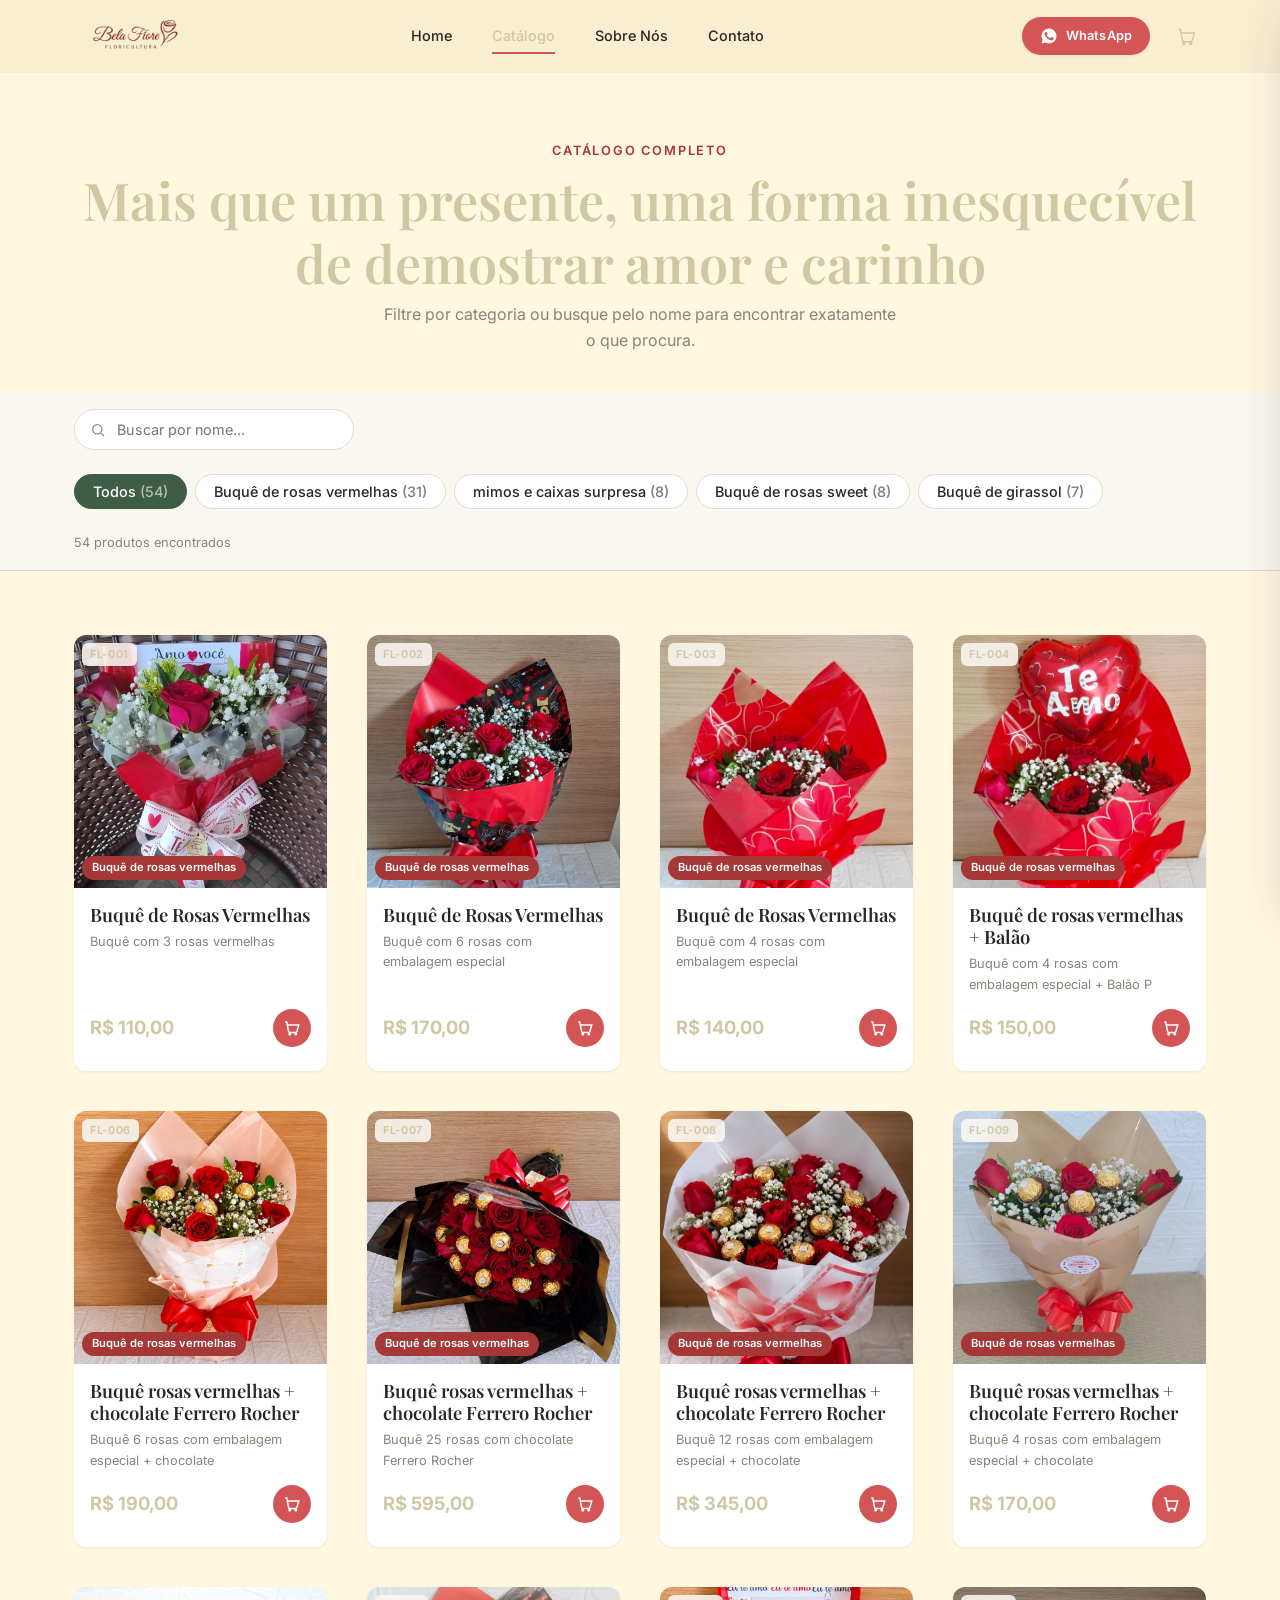
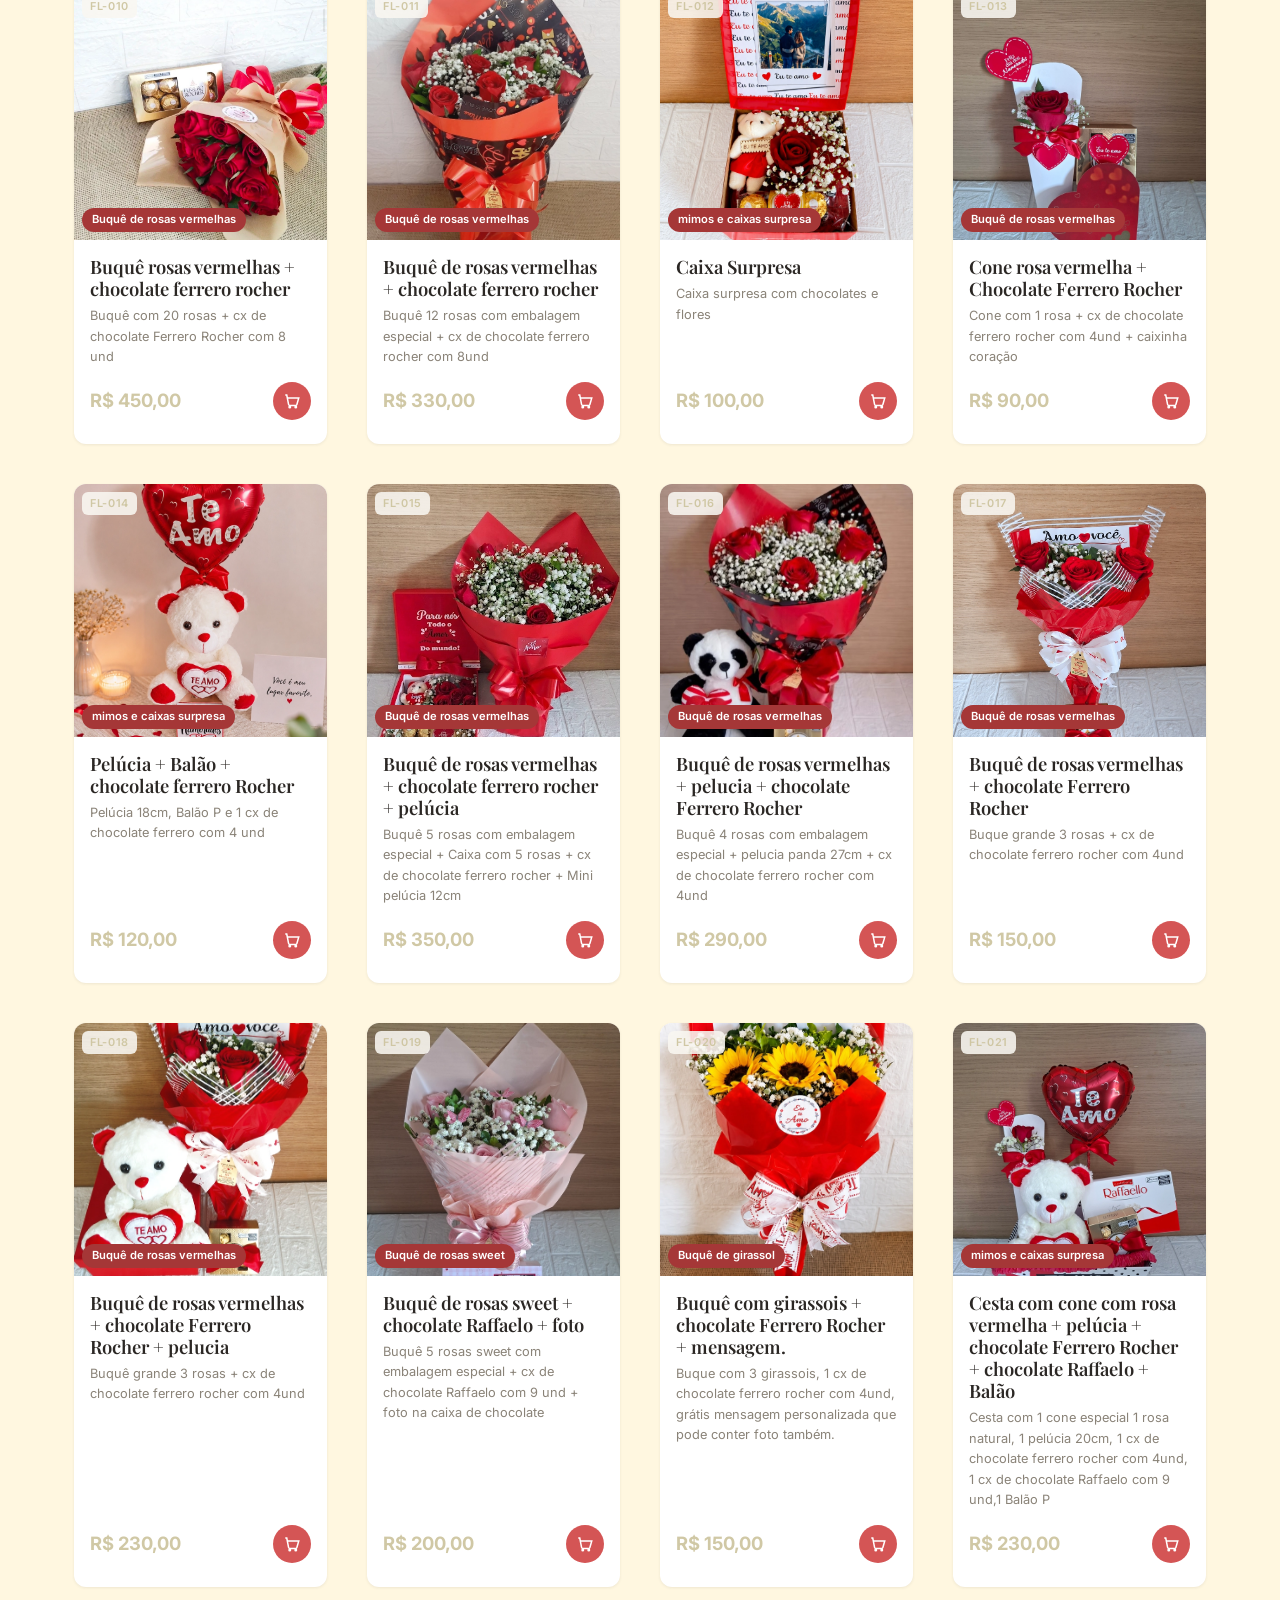
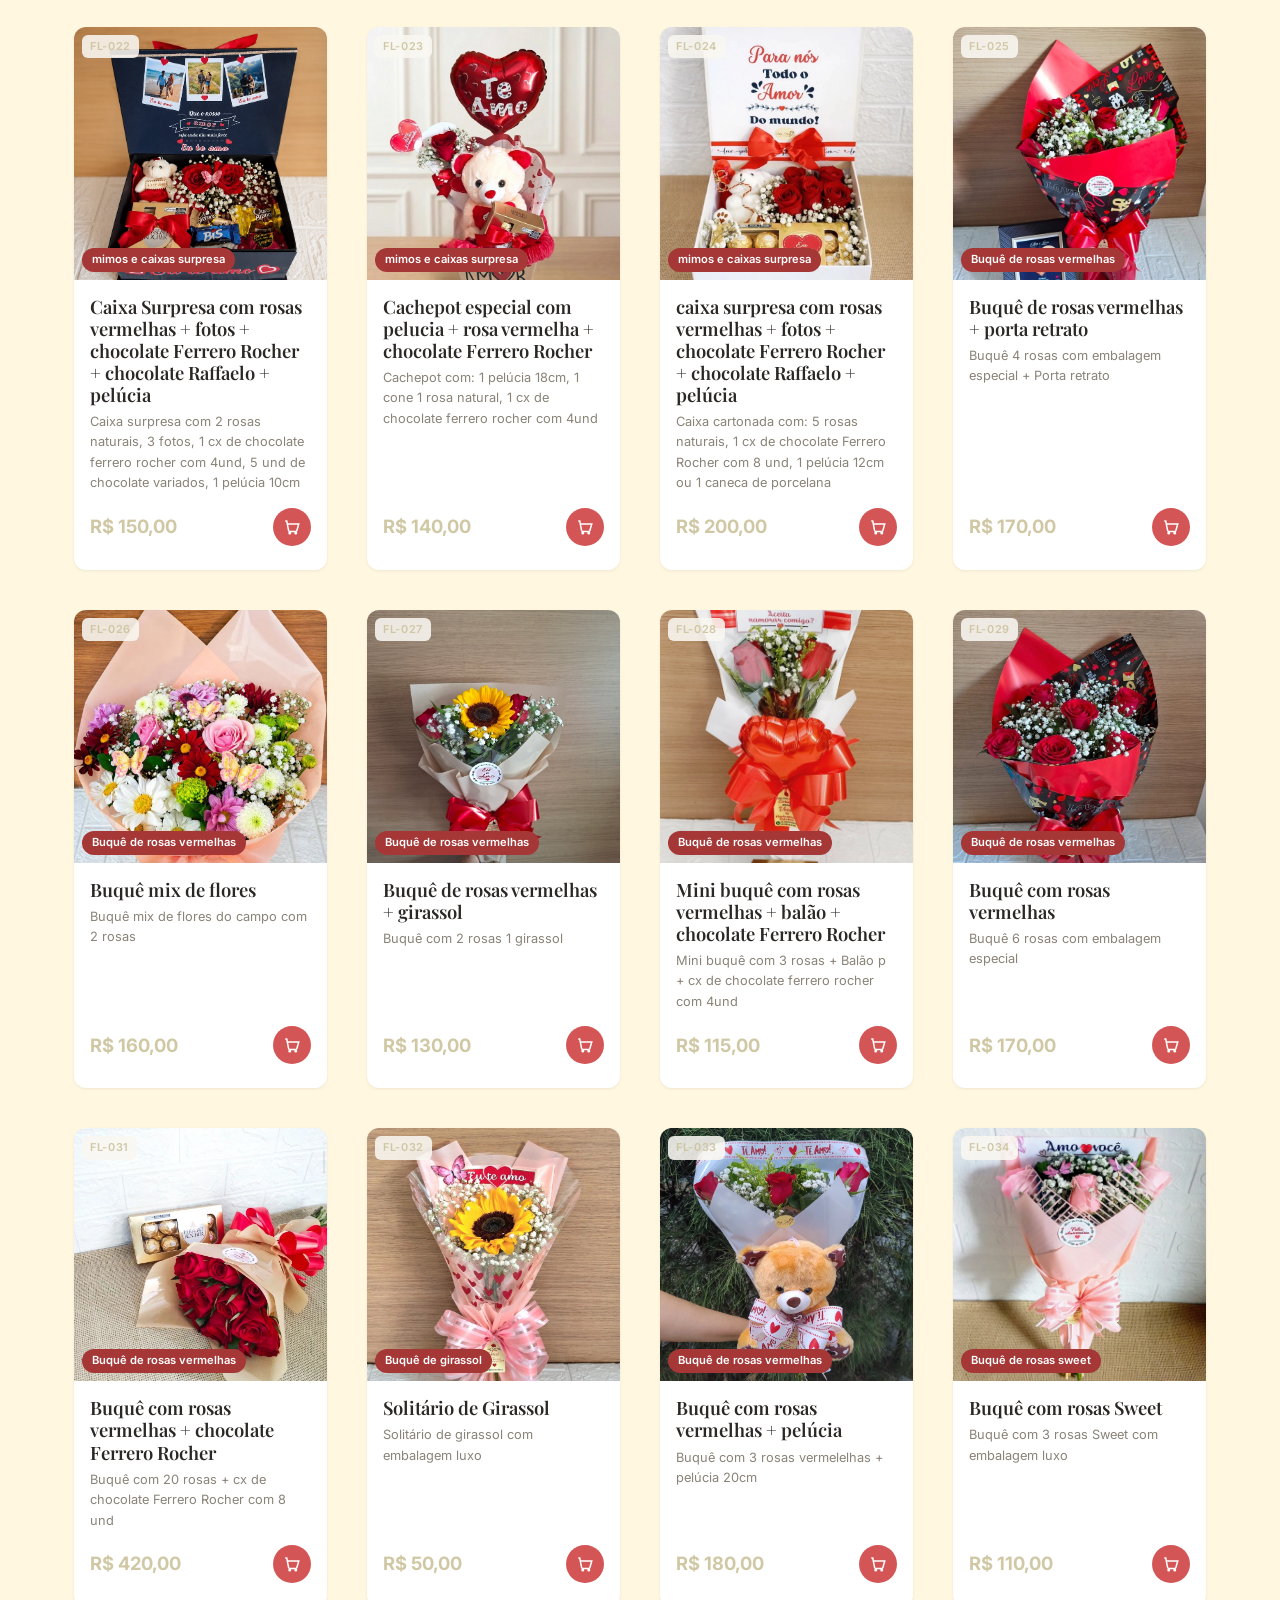
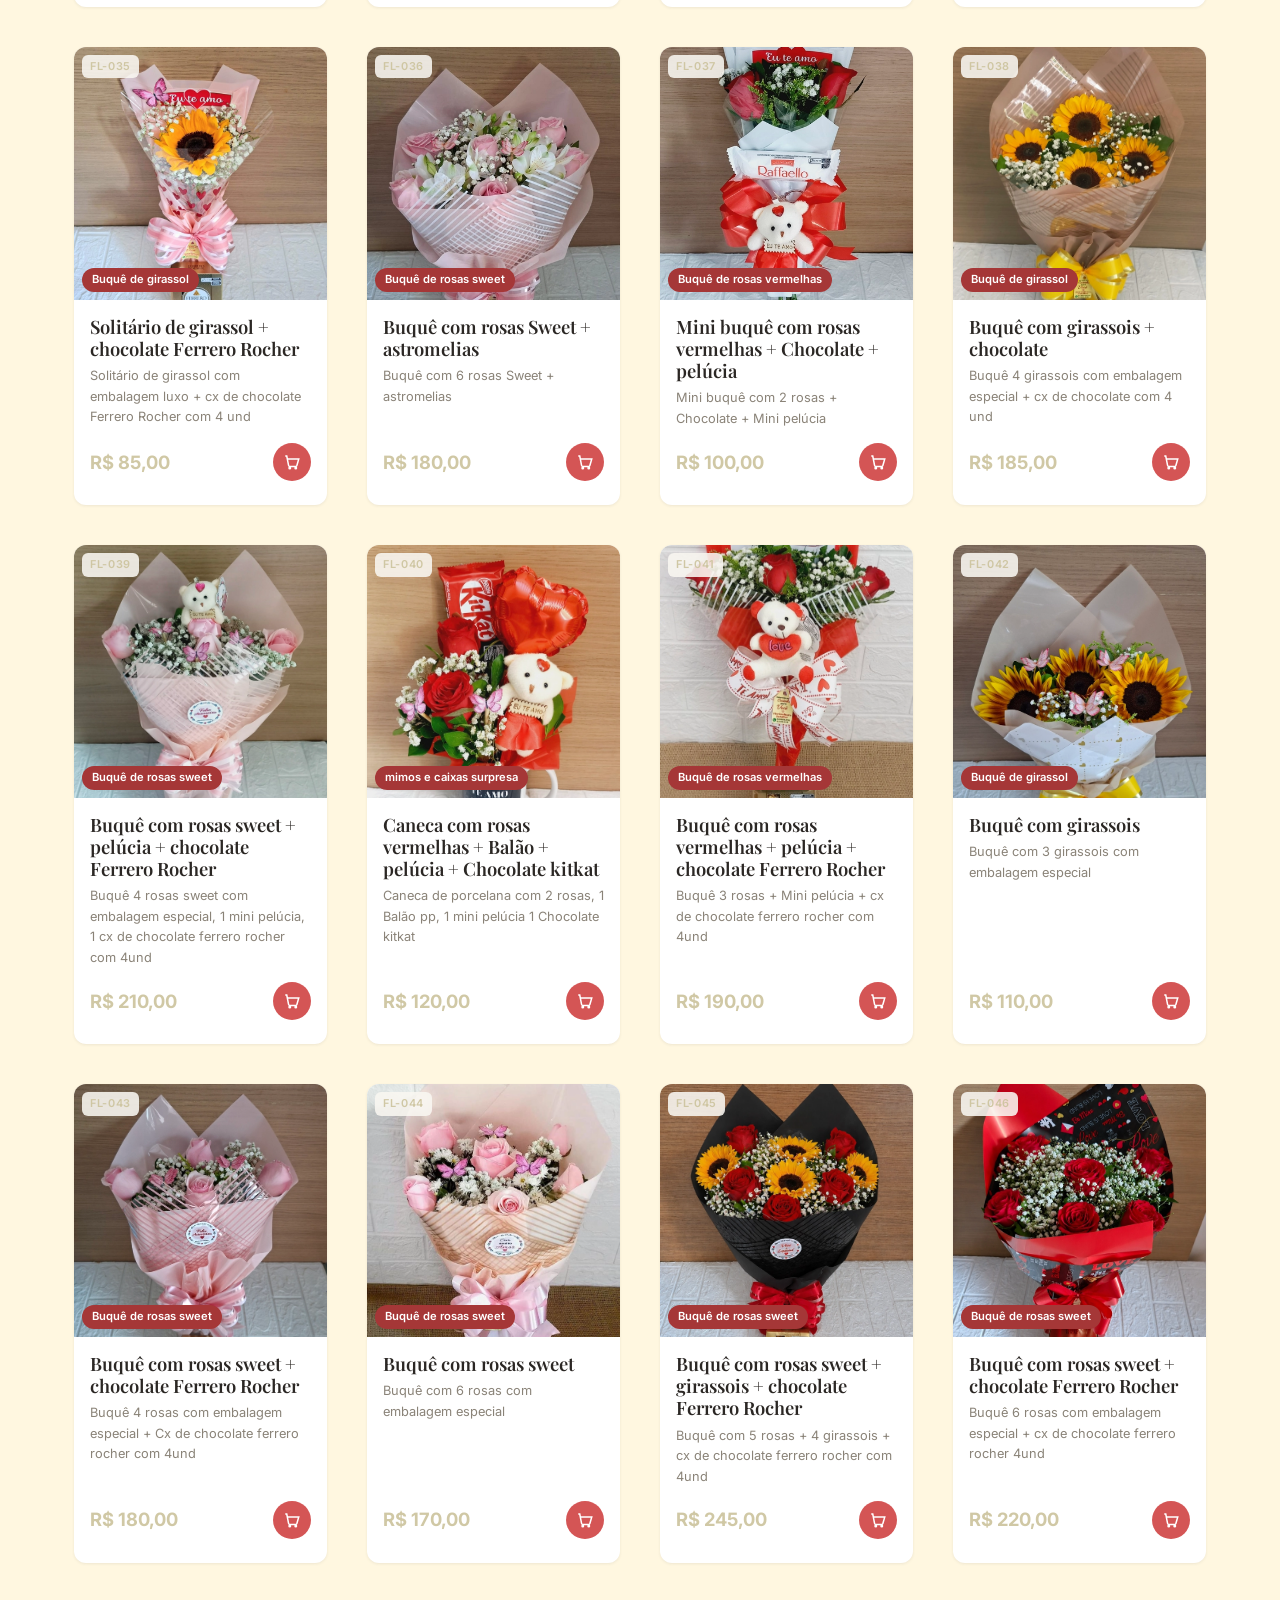
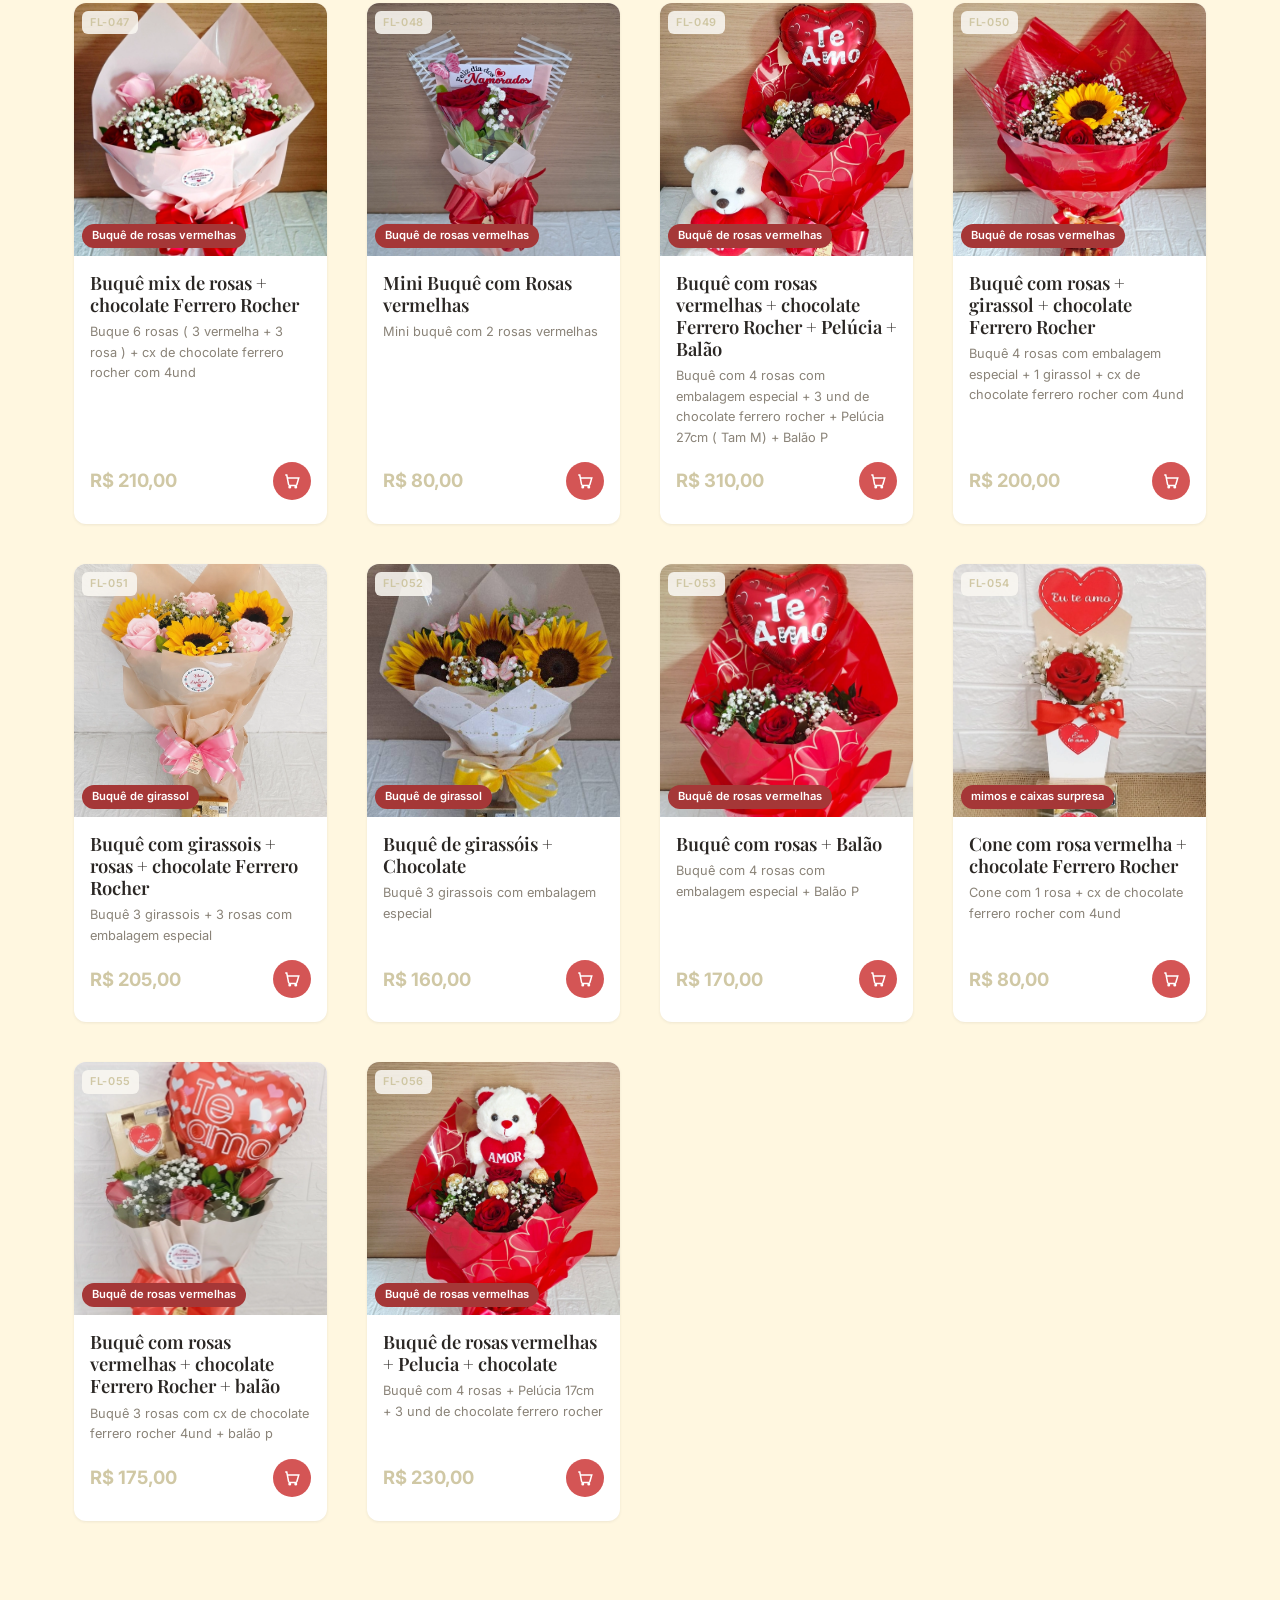
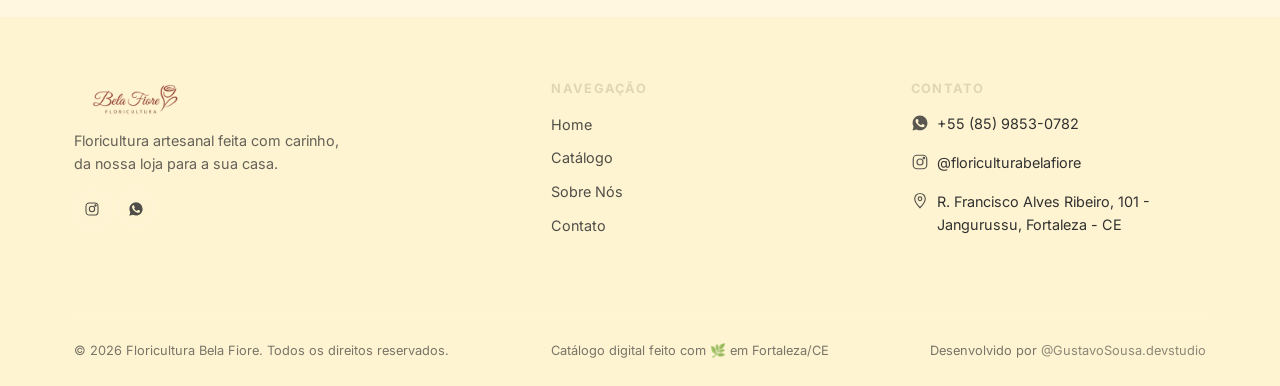
<file: catalogo.html>
<!DOCTYPE html>
<html lang="pt-BR">
<head>
  <meta charset="UTF-8">
  <meta name="viewport" content="width=device-width, initial-scale=1.0">
  <title>Catálogo | Floricultura Bela Fiore</title>
  <meta name="description" content="Explore nosso catálogo completo de buquês, arranjos, cestas e plantas.">
  <link rel="icon" href="data:,">
  <link rel="stylesheet" href="css/global.css">
  <link rel="stylesheet" href="css/components.css">
  <link rel="stylesheet" href="css/carrinho.css">
  <link rel="stylesheet" href="css/catalogo.css">
    <link rel="icon" type="image/x-icon" href="assets/logo/logo1.jpg"></head>
<body>

  <!-- ============ NAVBAR ============ -->
  <header class="navbar">
    <div class="container navbar__inner">
      <a href="index.html" class="navbar__logo">
        <img src="assets/logo/ChatGPT Image 20 de jun. de 2026, 20_28_03.png" alt="" class="logo-mark">
      </a>

      <nav class="navbar__links" id="navbar-links">
        <a href="index.html">Home</a>
        <a href="catalogo.html" aria-current="page">Catálogo</a>
        <a href="sobre.html">Sobre Nós</a>
        <a href="contato.html">Contato</a>
      </nav>

      <div class="navbar__actions">
        <a href="#" class="btn btn--primary btn--sm" data-whatsapp="geral">
          <svg viewBox="0 0 24 24" fill="currentColor"><path d="M12.04 2C6.58 2 2.13 6.45 2.13 11.91c0 1.79.47 3.47 1.29 4.92L2.05 22l5.31-1.39a9.9 9.9 0 0 0 4.68 1.19h.01c5.46 0 9.91-4.45 9.91-9.91A9.93 9.93 0 0 0 12.04 2Zm5.85 14.18c-.25.7-1.45 1.34-2 1.43-.51.08-1.15.12-1.86-.12-.43-.14-.98-.33-1.68-.64-2.96-1.28-4.89-4.26-5.04-4.46-.15-.2-1.2-1.6-1.2-3.05 0-1.45.76-2.16 1.03-2.46.27-.3.59-.37.78-.37.2 0 .39 0 .56.01.18.01.42-.07.66.5.25.6.84 2.07.91 2.22.07.15.12.33.02.53-.1.2-.15.32-.3.49-.15.17-.31.38-.45.51-.15.15-.3.31-.13.61.17.3.76 1.25 1.63 2.02 1.12.99 2.06 1.3 2.36 1.45.3.15.48.13.65-.08.18-.2.74-.86.94-1.16.2-.3.4-.25.66-.15.27.1 1.7.8 1.99.94.3.15.49.22.56.34.07.13.07.74-.18 1.44Z"/></svg>
          <span class="btn-label">WhatsApp</span>
        </a>
        <button type="button" class="cart-trigger" data-cart-open aria-label="Abrir carrinho">
          <svg viewBox="0 0 24 24" fill="none" stroke="currentColor" stroke-width="1.6"><path d="M3 4h2l2.4 12.4a2 2 0 0 0 2 1.6h7.2a2 2 0 0 0 2-1.6L21 8H6"/><circle cx="9" cy="20" r="1"/><circle cx="17" cy="20" r="1"/></svg>
          <span class="cart-trigger__badge" data-cart-count>0</span>
        </button>
        <button type="button" class="navbar__toggle" aria-label="Abrir menu" aria-expanded="false">
          <span></span><span></span><span></span>
        </button>
      </div>
    </div>
  </header>

  <main>
    <!-- ============ CABEÇALHO DO CATÁLOGO ============ -->
    <section class="catalog-header container">
      <span class="eyebrow">Catálogo completo</span>
      <h1>Mais que um presente, uma forma inesquecível de demostrar amor e carinho</h1>
      <p>Filtre por categoria ou busque pelo nome para encontrar exatamente o que procura.</p>
    </section>

    <!-- ============ BARRA DE FILTROS ============ -->
    <div class="catalog-toolbar">
      <div class="container catalog-toolbar__inner">
        <div class="catalog-search">
          <svg viewBox="0 0 24 24" fill="none" stroke="currentColor" stroke-width="1.8"><circle cx="11" cy="11" r="7"/><path d="m21 21-4.3-4.3"/></svg>
          <input type="text" id="catalog-search-input" placeholder="Buscar por nome..." aria-label="Buscar produto por nome">
        </div>
        <div class="catalog-filters" id="catalog-filters">
          <!-- Preenchido via js/filtro.js -->
        </div>
        <span class="catalog-count" id="catalog-count"></span>
      </div>
    </div>

    <!-- ============ GRADE DE PRODUTOS ============ -->
    <section class="container">
      <div class="grid grid--4 catalog-grid" id="catalog-grid">
        <!-- Preenchido via js/filtro.js -->
      </div>
    </section>
  </main>

  <!-- ============ FOOTER ============ -->
  <footer class="site-footer">
    <div class="container">
      <div class="footer__grid">
        <div class="footer__brand">
          <a href="index.html" class="navbar__logo">
            <img src="assets/logo/ChatGPT Image 20 de jun. de 2026, 20_28_03.png" alt="" class="logo-mark">
          </a>
          <p>Floricultura artesanal feita com carinho, da nossa loja para a sua casa.</p>
          <div class="footer__social">
            <a href="https://www.instagram.com/floriculturabelafiore/" aria-label="Instagram">
              <svg viewBox="0 0 24 24" fill="none" stroke="currentColor" stroke-width="1.6"><rect x="3" y="3" width="18" height="18" rx="5"/><circle cx="12" cy="12" r="4"/><circle cx="17.2" cy="6.8" r="1"/></svg>
            </a>
            <a href="#" aria-label="WhatsApp" data-whatsapp="geral">
              <svg viewBox="0 0 24 24" fill="currentColor"><path d="M12.04 2C6.58 2 2.13 6.45 2.13 11.91c0 1.79.47 3.47 1.29 4.92L2.05 22l5.31-1.39a9.9 9.9 0 0 0 4.68 1.19h.01c5.46 0 9.91-4.45 9.91-9.91A9.93 9.93 0 0 0 12.04 2Zm5.85 14.18c-.25.7-1.45 1.34-2 1.43-.51.08-1.15.12-1.86-.12-.43-.14-.98-.33-1.68-.64-2.96-1.28-4.89-4.26-5.04-4.46-.15-.2-1.2-1.6-1.2-3.05 0-1.45.76-2.16 1.03-2.46.27-.3.59-.37.78-.37.2 0 .39 0 .56.01.18.01.42-.07.66.5.25.6.84 2.07.91 2.22.07.15.12.33.02.53-.1.2-.15.32-.3.49-.15.17-.31.38-.45.51-.15.15-.3.31-.13.61.17.3.76 1.25 1.63 2.02 1.12.99 2.06 1.3 2.36 1.45.3.15.48.13.65-.08.18-.2.74-.86.94-1.16.2-.3.4-.25.66-.15.27.1 1.7.8 1.99.94.3.15.49.22.56.34.07.13.07.74-.18 1.44Z"/></svg>
            </a>
          </div>
        </div>

        <div class="footer__col">
          <h4 class="footer__heading">Navegação</h4>
          <ul class="footer__links">
            <li><a href="index.html">Home</a></li>
            <li><a href="catalogo.html">Catálogo</a></li>
            <li><a href="sobre.html">Sobre Nós</a></li>
            <li><a href="contato.html">Contato</a></li>
          </ul>
        </div>

        <div class="footer__col">
          <h4 class="footer__heading">Contato</h4>
          <ul class="footer__contact">
            <li>
              <svg viewBox="0 0 24 24" fill="currentColor"><path d="M12.04 2C6.58 2 2.13 6.45 2.13 11.91c0 1.79.47 3.47 1.29 4.92L2.05 22l5.31-1.39a9.9 9.9 0 0 0 4.68 1.19h.01c5.46 0 9.91-4.45 9.91-9.91A9.93 9.93 0 0 0 12.04 2Zm5.85 14.18c-.25.7-1.45 1.34-2 1.43-.51.08-1.15.12-1.86-.12-.43-.14-.98-.33-1.68-.64-2.96-1.28-4.89-4.26-5.04-4.46-.15-.2-1.2-1.6-1.2-3.05 0-1.45.76-2.16 1.03-2.46.27-.3.59-.37.78-.37.2 0 .39 0 .56.01.18.01.42-.07.66.5.25.6.84 2.07.91 2.22.07.15.12.33.02.53-.1.2-.15.32-.3.49-.15.17-.31.38-.45.51-.15.15-.3.31-.13.61.17.3.76 1.25 1.63 2.02 1.12.99 2.06 1.3 2.36 1.45.3.15.48.13.65-.08.18-.2.74-.86.94-1.16.2-.3.4-.25.66-.15.27.1 1.7.8 1.99.94.3.15.49.22.56.34.07.13.07.74-.18 1.44Z"/></svg>
              <span>+55 (85) 9853-0782</span>
            </li>
            <li>
              <svg viewBox="0 0 24 24" fill="none" stroke="currentColor" stroke-width="1.6"><rect x="3" y="3" width="18" height="18" rx="5"/><circle cx="12" cy="12" r="4"/><circle cx="17.2" cy="6.8" r="1"/></svg>
              <span>@floriculturabelafiore</span>
            </li>
            <li>
              <svg viewBox="0 0 24 24" fill="none" stroke="currentColor" stroke-width="1.6"><path d="M12 21s-7-7.3-7-12a7 7 0 1 1 14 0c0 4.7-7 12-7 12Z"/><circle cx="12" cy="9" r="2.4"/></svg>
              <span>R. Francisco Alves Ribeiro, 101 - Jangurussu, Fortaleza - CE</span>
            </li>
          </ul>
        </div>
      </div>

      <div class="footer__bottom">
        <span>© 2026 Floricultura Bela Fiore. Todos os direitos reservados.</span>
        <span>Catálogo digital feito com 🌿 em Fortaleza/CE</span>
        <span>Desenvolvido por <a style="::hover {cursor:pointer}" href="https://www.instagram.com/gustavosousa.devstudio/">@GustavoSousa.devstudio</a></span>
      </div>
    </div>
  </footer>

  <!-- ============ CARRINHO: OVERLAY + DRAWER ============ -->
  <div class="cart-overlay" id="cart-overlay"></div>

  <aside class="cart-drawer" id="cart-drawer" aria-label="Carrinho de compras">
    <div class="cart-drawer__header">
      <h2>Seu carrinho</h2>
      <button type="button" class="cart-drawer__close" id="cart-close-btn" aria-label="Fechar carrinho">
        <svg viewBox="0 0 24 24" fill="none" stroke="currentColor" stroke-width="1.8"><path d="M6 6l12 12M18 6 6 18"/></svg>
      </button>
    </div>

    <!-- View 1: Lista de itens -->
    <div class="cart-view" id="cart-view-list">
      <div class="cart-items-list" id="cart-items-list"></div>

      <div class="cart-empty-state" id="cart-empty-state">
        <svg viewBox="0 0 24 24" fill="none" stroke="currentColor" stroke-width="1.4"><path d="M3 4h2l2.4 12.4a2 2 0 0 0 2 1.6h7.2a2 2 0 0 0 2-1.6L21 8H6"/><circle cx="9" cy="20" r="1"/><circle cx="17" cy="20" r="1"/></svg>
        <p>Seu carrinho está vazio.<br>Explore o catálogo e adicione seus arranjos favoritos.</p>
        <a href="catalogo.html" class="btn btn--secondary btn--sm">Ver catálogo</a>
      </div>

      <div class="cart-summary" id="cart-summary" style="display:none;">
        <div class="cart-summary__row">
          <span id="cart-total-count">0 itens</span>
          <strong id="cart-total-value">R$ 0,00</strong>
        </div>
        <button type="button" class="btn btn--primary btn--block btn--lg" id="cart-checkout-btn" disabled>
          Finalizar pedido
        </button>
      </div>
    </div>

    <!-- View 2: Checkout -->
    <div class="cart-view" id="cart-view-checkout">
      <form class="checkout-form" id="checkout-form">
        <button type="button" class="checkout-back" id="cart-back-btn">
          <svg viewBox="0 0 24 24" fill="none" stroke="currentColor" stroke-width="2"><path d="m15 18-6-6 6-6"/></svg>
          Voltar ao carrinho
        </button>

        <div class="checkout-order-summary">
          <strong>Resumo do pedido</strong>
          <span id="cart-total-count-checkout">0 itens</span> — <span id="cart-total-value-checkout">R$ 0,00</span>
        </div>

        <div class="form-field">
          <label for="checkout-nome">Nome completo</label>
          <input type="text" id="checkout-nome" name="nome" placeholder="Seu nome" required>
        </div>

        <div class="form-field">
          <label for="checkout-telefone">Telefone / WhatsApp</label>
          <input type="tel" id="checkout-telefone" name="telefone" placeholder="(85) 99999-9999" required>
        </div>

        <div class="form-field">
          <label for="checkout-pagamento">Forma de pagamento</label>
          <select id="checkout-pagamento" name="pagamento" required>
            <option value="" disabled selected>Selecione uma opção</option>
            <option value="Pix">Pix</option>
            <option value="Cartão de crédito">Cartão de crédito</option>
            <option value="Cartão de débito">Cartão de débito</option>
          </select>
        </div>

        <div class="form-field">
          <label for="checkout-observacoes">Observações (opcional)</label>
          <textarea id="checkout-observacoes" name="observacoes" placeholder="Endereço de entrega, mensagem para o cartão, horário preferido..."></textarea>
        </div>
      </form>

      <div class="checkout-submit-wrap">
        <button type="submit" form="checkout-form" class="btn btn--primary btn--block btn--lg">
          <svg viewBox="0 0 24 24" fill="currentColor"><path d="M12.04 2C6.58 2 2.13 6.45 2.13 11.91c0 1.79.47 3.47 1.29 4.92L2.05 22l5.31-1.39a9.9 9.9 0 0 0 4.68 1.19h.01c5.46 0 9.91-4.45 9.91-9.91A9.93 9.93 0 0 0 12.04 2Zm5.85 14.18c-.25.7-1.45 1.34-2 1.43-.51.08-1.15.12-1.86-.12-.43-.14-.98-.33-1.68-.64-2.96-1.28-4.89-4.26-5.04-4.46-.15-.2-1.2-1.6-1.2-3.05 0-1.45.76-2.16 1.03-2.46.27-.3.59-.37.78-.37.2 0 .39 0 .56.01.18.01.42-.07.66.5.25.6.84 2.07.91 2.22.07.15.12.33.02.53-.1.2-.15.32-.3.49-.15.17-.31.38-.45.51-.15.15-.3.31-.13.61.17.3.76 1.25 1.63 2.02 1.12.99 2.06 1.3 2.36 1.45.3.15.48.13.65-.08.18-.2.74-.86.94-1.16.2-.3.4-.25.66-.15.27.1 1.7.8 1.99.94.3.15.49.22.56.34.07.13.07.74-.18 1.44Z"/></svg>
          Enviar pedido pelo WhatsApp
        </button>
      </div>
    </div>
  </aside>

  <a href="#" class="whatsapp-float" data-whatsapp="geral" aria-label="Falar no WhatsApp">
    <svg viewBox="0 0 24 24" fill="currentColor"><path d="M12.04 2C6.58 2 2.13 6.45 2.13 11.91c0 1.79.47 3.47 1.29 4.92L2.05 22l5.31-1.39a9.9 9.9 0 0 0 4.68 1.19h.01c5.46 0 9.91-4.45 9.91-9.91A9.93 9.93 0 0 0 12.04 2Zm5.85 14.18c-.25.7-1.45 1.34-2 1.43-.51.08-1.15.12-1.86-.12-.43-.14-.98-.33-1.68-.64-2.96-1.28-4.89-4.26-5.04-4.46-.15-.2-1.2-1.6-1.2-3.05 0-1.45.76-2.16 1.03-2.46.27-.3.59-.37.78-.37.2 0 .39 0 .56.01.18.01.42-.07.66.5.25.6.84 2.07.91 2.22.07.15.12.33.02.53-.1.2-.15.32-.3.49-.15.17-.31.38-.45.51-.15.15-.3.31-.13.61.17.3.76 1.25 1.63 2.02 1.12.99 2.06 1.3 2.36 1.45.3.15.48.13.65-.08.18-.2.74-.86.94-1.16.2-.3.4-.25.66-.15.27.1 1.7.8 1.99.94.3.15.49.22.56.34.07.13.07.74-.18 1.44Z"/></svg>
  </a>

  <script src="js/whatsapp.js"></script>
  <script src="js/carrinho.js"></script>
  <script src="js/produtos.js"></script>
  <script src="js/ui.js"></script>
  <script src="js/filtro.js"></script>
</body>
</html>
</file>
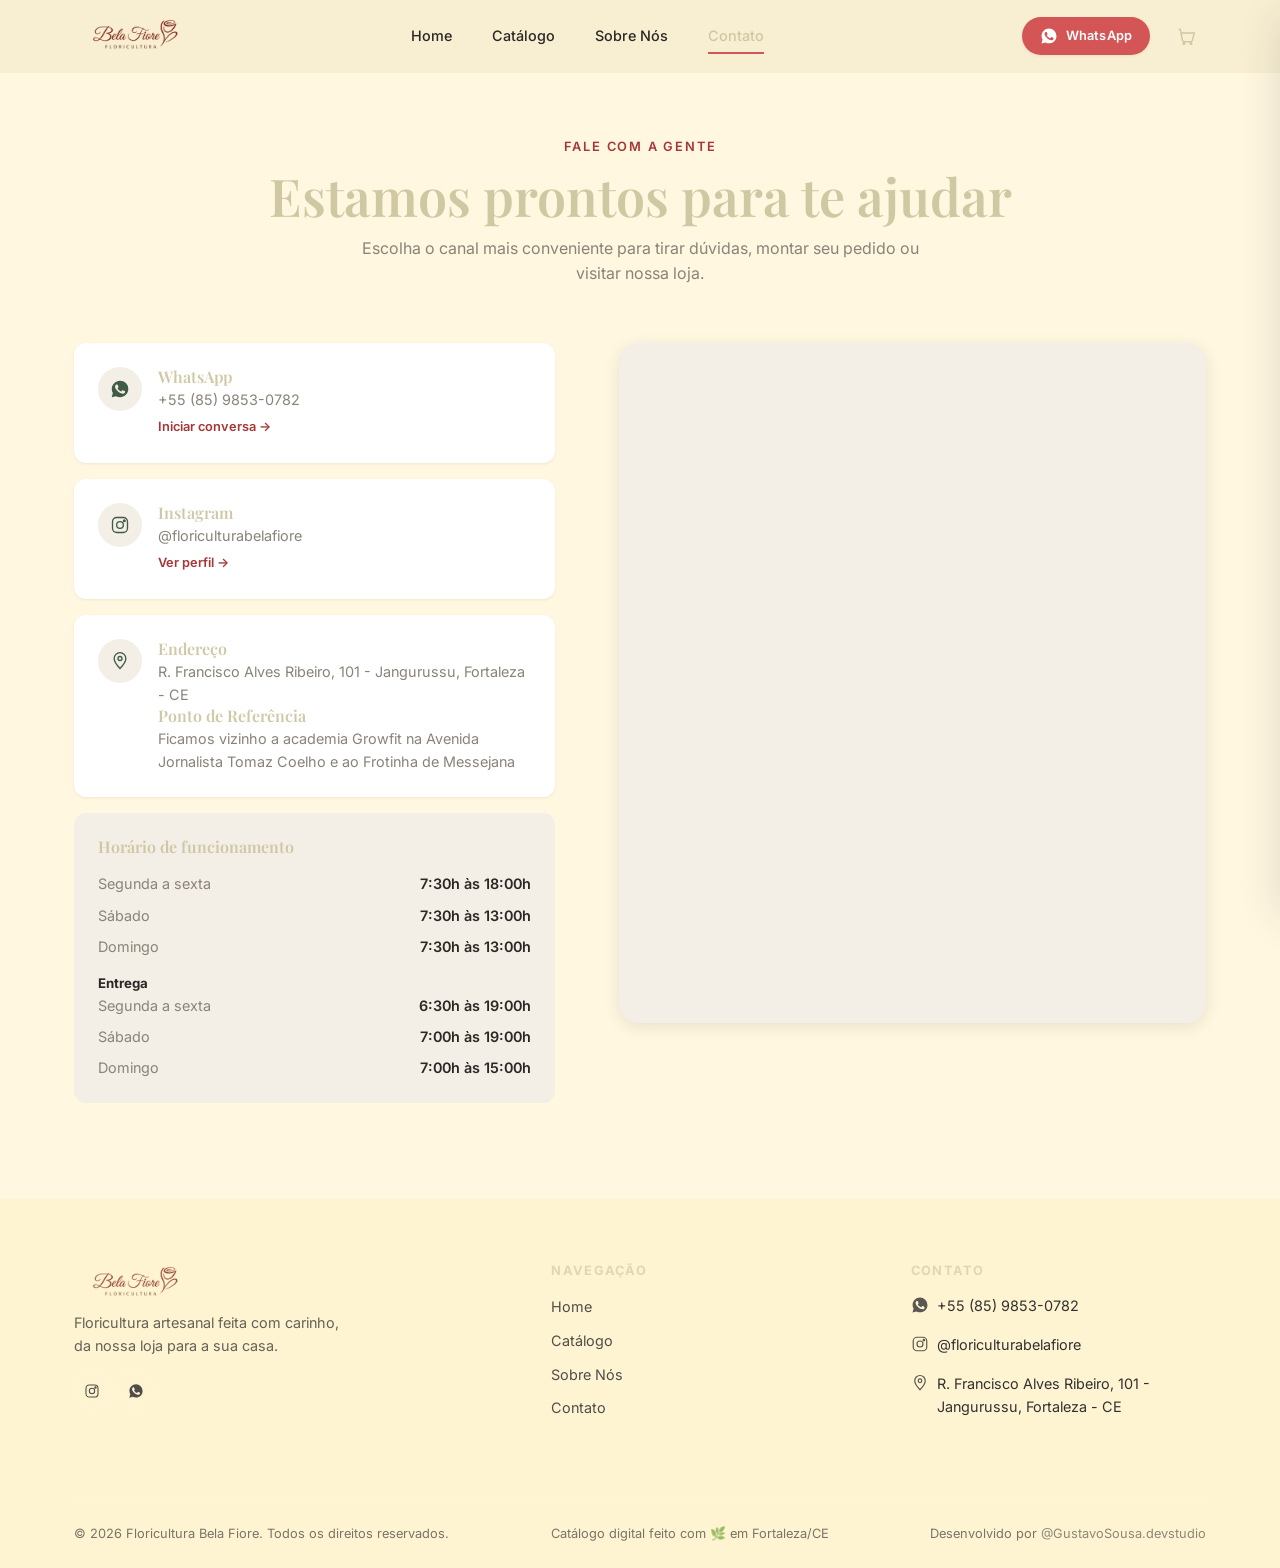
<file: contato.html>
<!DOCTYPE html>
<html lang="pt-BR">
<head>
  <meta charset="UTF-8">
  <meta name="viewport" content="width=device-width, initial-scale=1.0">
  <title>Contato | Floricultura Bela Fiore</title>
  <meta name="description" content="Fale com a Flora & Cia pelo WhatsApp, Instagram ou venha visitar nossa loja em Fortaleza.">
  <link rel="icon" href="data:,">
  <link rel="stylesheet" href="css/global.css">
  <link rel="stylesheet" href="css/components.css">
  <link rel="stylesheet" href="css/carrinho.css">
  <link rel="stylesheet" href="css/sobre-contato.css">
    <link rel="icon" type="image/x-icon" href="assets/logo/logo1.jpg"></head>
</head>
<body>

  <!-- ============ NAVBAR ============ -->
  <header class="navbar">
    <div class="container navbar__inner">
      <a href="index.html" class="navbar__logo">
        <img src="assets/logo/ChatGPT Image 20 de jun. de 2026, 20_28_03.png" alt="" class="logo-mark">
      </a>

      <nav class="navbar__links" id="navbar-links">
        <a href="index.html">Home</a>
        <a href="catalogo.html">Catálogo</a>
        <a href="sobre.html">Sobre Nós</a>
        <a href="contato.html" aria-current="page">Contato</a>
      </nav>

      <div class="navbar__actions">
        <a href="#" class="btn btn--primary btn--sm" data-whatsapp="geral">
          <svg viewBox="0 0 24 24" fill="currentColor"><path d="M12.04 2C6.58 2 2.13 6.45 2.13 11.91c0 1.79.47 3.47 1.29 4.92L2.05 22l5.31-1.39a9.9 9.9 0 0 0 4.68 1.19h.01c5.46 0 9.91-4.45 9.91-9.91A9.93 9.93 0 0 0 12.04 2Zm5.85 14.18c-.25.7-1.45 1.34-2 1.43-.51.08-1.15.12-1.86-.12-.43-.14-.98-.33-1.68-.64-2.96-1.28-4.89-4.26-5.04-4.46-.15-.2-1.2-1.6-1.2-3.05 0-1.45.76-2.16 1.03-2.46.27-.3.59-.37.78-.37.2 0 .39 0 .56.01.18.01.42-.07.66.5.25.6.84 2.07.91 2.22.07.15.12.33.02.53-.1.2-.15.32-.3.49-.15.17-.31.38-.45.51-.15.15-.3.31-.13.61.17.3.76 1.25 1.63 2.02 1.12.99 2.06 1.3 2.36 1.45.3.15.48.13.65-.08.18-.2.74-.86.94-1.16.2-.3.4-.25.66-.15.27.1 1.7.8 1.99.94.3.15.49.22.56.34.07.13.07.74-.18 1.44Z"/></svg>
          <span class="btn-label">WhatsApp</span>
        </a>
        <button type="button" class="cart-trigger" data-cart-open aria-label="Abrir carrinho">
          <svg viewBox="0 0 24 24" fill="none" stroke="currentColor" stroke-width="1.6"><path d="M3 4h2l2.4 12.4a2 2 0 0 0 2 1.6h7.2a2 2 0 0 0 2-1.6L21 8H6"/><circle cx="9" cy="20" r="1"/><circle cx="17" cy="20" r="1"/></svg>
          <span class="cart-trigger__badge" data-cart-count>0</span>
        </button>
        <button type="button" class="navbar__toggle" aria-label="Abrir menu" aria-expanded="false">
          <span></span><span></span><span></span>
        </button>
      </div>
    </div>
  </header>

  <main>
    <!-- ============ HERO INSTITUCIONAL ============ -->
    <section class="page-hero container">
      <span class="eyebrow">Fale com a gente</span>
      <h1>Estamos prontos para te ajudar</h1>
      <p>Escolha o canal mais conveniente para tirar dúvidas, montar seu pedido ou visitar nossa loja.</p>
    </section>

    <!-- ============ CONTATO ============ -->
    <section class="container">
      <div class="contact-grid">

        <!-- Cards de contato -->
        <div class="contact-cards">
          <div class="contact-card">
            <span class="contact-card__icon">
              <svg viewBox="0 0 24 24" fill="currentColor"><path d="M12.04 2C6.58 2 2.13 6.45 2.13 11.91c0 1.79.47 3.47 1.29 4.92L2.05 22l5.31-1.39a9.9 9.9 0 0 0 4.68 1.19h.01c5.46 0 9.91-4.45 9.91-9.91A9.93 9.93 0 0 0 12.04 2Zm5.85 14.18c-.25.7-1.45 1.34-2 1.43-.51.08-1.15.12-1.86-.12-.43-.14-.98-.33-1.68-.64-2.96-1.28-4.89-4.26-5.04-4.46-.15-.2-1.2-1.6-1.2-3.05 0-1.45.76-2.16 1.03-2.46.27-.3.59-.37.78-.37.2 0 .39 0 .56.01.18.01.42-.07.66.5.25.6.84 2.07.91 2.22.07.15.12.33.02.53-.1.2-.15.32-.3.49-.15.17-.31.38-.45.51-.15.15-.3.31-.13.61.17.3.76 1.25 1.63 2.02 1.12.99 2.06 1.3 2.36 1.45.3.15.48.13.65-.08.18-.2.74-.86.94-1.16.2-.3.4-.25.66-.15.27.1 1.7.8 1.99.94.3.15.49.22.56.34.07.13.07.74-.18 1.44Z"/></svg>
            </span>
            <div>
              <h3>WhatsApp</h3>
              <p>+55 (85) 9853-0782</p>
              <a href="https://wa.me/5585998530792" class="contact-card__action" data-whatsapp="geral">Iniciar conversa →</a>
            </div>
          </div>

          <div class="contact-card">
            <span class="contact-card__icon">
              <svg viewBox="0 0 24 24" fill="none" stroke="currentColor" stroke-width="1.6"><rect x="3" y="3" width="18" height="18" rx="5"/><circle cx="12" cy="12" r="4"/><circle cx="17.2" cy="6.8" r="1"/></svg>
            </span>
            <div>
              <h3>Instagram</h3>
              <p>@floriculturabelafiore</p>
              <a href="https://www.instagram.com/floriculturabelafiore/" target="_blank" rel="noopener noreferrer" class="contact-card__action">Ver perfil →</a>
            </div>
          </div>

          <div class="contact-card">
            <span class="contact-card__icon">
              <svg viewBox="0 0 24 24" fill="none" stroke="currentColor" stroke-width="1.6"><path d="M12 21s-7-7.3-7-12a7 7 0 1 1 14 0c0 4.7-7 12-7 12Z"/><circle cx="12" cy="9" r="2.4"/></svg>
            </span>
            <div>
              <h3>Endereço</h3>
              <p>R. Francisco Alves Ribeiro, 101 - Jangurussu, Fortaleza - CE</p>
              <h3>Ponto de Referência</h3>
              <p>Ficamos vizinho a academia Growfit na Avenida Jornalista Tomaz Coelho e ao Frotinha de Messejana</p>
            </div>
          </div>

          <div class="contact-hours">
            <h3>Horário de funcionamento</h3>
            <h5></h5>
            <dl style="margin-bottom: 15px;">
              <div class="hours-row">
                <dt>Segunda a sexta</dt>
                <dd>7:30h às 18:00h</dd>
              </div>
              <div class="hours-row">
                <dt>Sábado</dt>
                <dd>7:30h às 13:00h</dd>
              </div>
              <div class="hours-row">
                <dt>Domingo</dt>
                <dd>7:30h às 13:00h</dd>
              </div>
            </dl>
            <h5>Entrega</h5>
            <dl>
              <div class="hours-row">
                <dt>Segunda a sexta</dt>
                <dd>6:30h às 19:00h</dd>
              </div>
              <div class="hours-row">
                <dt>Sábado</dt>
                <dd>7:00h às 19:00h</dd>
              </div>
              <div class="hours-row">
                <dt>Domingo</dt>
                <dd>7:00h às 15:00h</dd>
              </div>
            </dl>
          </div>
        </div>
        

        <!-- Mapa -->
        <div class="contact-map">
          <iframe src="https://www.google.com/maps/embed?pb=!1m18!1m12!1m3!1d3980.9044151811627!2d-38.5091469!3d-3.830680799999999!2m3!1f0!2f0!3f0!3m2!1i1024!2i768!4f13.1!3m3!1m2!1s0x7c74f9d1becaec1%3A0xd4bf3327013f9bb0!2sFloricultura%20bela%20fiore!5e0!3m2!1spt-BR!2sbr!4v1782242904020!5m2!1spt-BR!2sbr" width="600" height="450" style="border:0;" allowfullscreen="" loading="lazy" referrerpolicy="strict-origin-when-cross-origin"></iframe>
          
        </div>
      </div>
    </section>
  </main>

  <!-- ============ FOOTER ============ -->
  <footer class="site-footer">
    <div class="container">
      <div class="footer__grid">
        <div class="footer__brand">
          <a href="index.html" class="navbar__logo">
            <img src="assets/logo/ChatGPT Image 20 de jun. de 2026, 20_28_03.png" alt="" class="logo-mark">
          </a>
          <p>Floricultura artesanal feita com carinho, da nossa loja para a sua casa.</p>
          <div class="footer__social">
            <a href="https://www.instagram.com/floriculturabelafiore/" aria-label="Instagram">
              <svg viewBox="0 0 24 24" fill="none" stroke="currentColor" stroke-width="1.6"><rect x="3" y="3" width="18" height="18" rx="5"/><circle cx="12" cy="12" r="4"/><circle cx="17.2" cy="6.8" r="1"/></svg>
            </a>
            <a href="https://wa.me/5585998530792" aria-label="WhatsApp" data-whatsapp="geral">
              <svg viewBox="0 0 24 24" fill="currentColor"><path d="M12.04 2C6.58 2 2.13 6.45 2.13 11.91c0 1.79.47 3.47 1.29 4.92L2.05 22l5.31-1.39a9.9 9.9 0 0 0 4.68 1.19h.01c5.46 0 9.91-4.45 9.91-9.91A9.93 9.93 0 0 0 12.04 2Zm5.85 14.18c-.25.7-1.45 1.34-2 1.43-.51.08-1.15.12-1.86-.12-.43-.14-.98-.33-1.68-.64-2.96-1.28-4.89-4.26-5.04-4.46-.15-.2-1.2-1.6-1.2-3.05 0-1.45.76-2.16 1.03-2.46.27-.3.59-.37.78-.37.2 0 .39 0 .56.01.18.01.42-.07.66.5.25.6.84 2.07.91 2.22.07.15.12.33.02.53-.1.2-.15.32-.3.49-.15.17-.31.38-.45.51-.15.15-.3.31-.13.61.17.3.76 1.25 1.63 2.02 1.12.99 2.06 1.3 2.36 1.45.3.15.48.13.65-.08.18-.2.74-.86.94-1.16.2-.3.4-.25.66-.15.27.1 1.7.8 1.99.94.3.15.49.22.56.34.07.13.07.74-.18 1.44Z"/></svg>
            </a>
          </div>
        </div>

        <div class="footer__col">
          <h4 class="footer__heading">Navegação</h4>
          <ul class="footer__links">
            <li><a href="index.html">Home</a></li>
            <li><a href="catalogo.html">Catálogo</a></li>
            <li><a href="sobre.html">Sobre Nós</a></li>
            <li><a href="contato.html">Contato</a></li>
          </ul>
        </div>

        <div class="footer__col">
          <h4 class="footer__heading">Contato</h4>
          <ul class="footer__contact">
            <li>
              <svg viewBox="0 0 24 24" fill="currentColor"><path d="M12.04 2C6.58 2 2.13 6.45 2.13 11.91c0 1.79.47 3.47 1.29 4.92L2.05 22l5.31-1.39a9.9 9.9 0 0 0 4.68 1.19h.01c5.46 0 9.91-4.45 9.91-9.91A9.93 9.93 0 0 0 12.04 2Zm5.85 14.18c-.25.7-1.45 1.34-2 1.43-.51.08-1.15.12-1.86-.12-.43-.14-.98-.33-1.68-.64-2.96-1.28-4.89-4.26-5.04-4.46-.15-.2-1.2-1.6-1.2-3.05 0-1.45.76-2.16 1.03-2.46.27-.3.59-.37.78-.37.2 0 .39 0 .56.01.18.01.42-.07.66.5.25.6.84 2.07.91 2.22.07.15.12.33.02.53-.1.2-.15.32-.3.49-.15.17-.31.38-.45.51-.15.15-.3.31-.13.61.17.3.76 1.25 1.63 2.02 1.12.99 2.06 1.3 2.36 1.45.3.15.48.13.65-.08.18-.2.74-.86.94-1.16.2-.3.4-.25.66-.15.27.1 1.7.8 1.99.94.3.15.49.22.56.34.07.13.07.74-.18 1.44Z"/></svg>
              <span>+55 (85) 9853-0782</span>
            </li>
            <li>
              <svg viewBox="0 0 24 24" fill="none" stroke="currentColor" stroke-width="1.6"><rect x="3" y="3" width="18" height="18" rx="5"/><circle cx="12" cy="12" r="4"/><circle cx="17.2" cy="6.8" r="1"/></svg>
              <span>@floriculturabelafiore</span>
            </li>
            <li>
              <svg viewBox="0 0 24 24" fill="none" stroke="currentColor" stroke-width="1.6"><path d="M12 21s-7-7.3-7-12a7 7 0 1 1 14 0c0 4.7-7 12-7 12Z"/><circle cx="12" cy="9" r="2.4"/></svg>
              <span>R. Francisco Alves Ribeiro, 101 - Jangurussu, Fortaleza - CE</span>
            </li>
          </ul>
        </div>
      </div>

      <div class="footer__bottom">
        <span>© 2026 Floricultura Bela Fiore. Todos os direitos reservados.</span>
        <span>Catálogo digital feito com 🌿 em Fortaleza/CE</span>
        <span>Desenvolvido por <a style="::hover {cursor:pointer}" href="https://www.instagram.com/gustavosousa.devstudio/">@GustavoSousa.devstudio</a></span>
      </div>
      </div>
    </div>
  </footer>

  <!-- ============ CARRINHO: OVERLAY + DRAWER ============ -->
  <div class="cart-overlay" id="cart-overlay"></div>

  <aside class="cart-drawer" id="cart-drawer" aria-label="Carrinho de compras">
    <div class="cart-drawer__header">
      <h2>Seu carrinho</h2>
      <button type="button" class="cart-drawer__close" id="cart-close-btn" aria-label="Fechar carrinho">
        <svg viewBox="0 0 24 24" fill="none" stroke="currentColor" stroke-width="1.8"><path d="M6 6l12 12M18 6 6 18"/></svg>
      </button>
    </div>

    <!-- View 1: Lista de itens -->
    <div class="cart-view" id="cart-view-list">
      <div class="cart-items-list" id="cart-items-list"></div>

      <div class="cart-empty-state" id="cart-empty-state">
        <svg viewBox="0 0 24 24" fill="none" stroke="currentColor" stroke-width="1.4"><path d="M3 4h2l2.4 12.4a2 2 0 0 0 2 1.6h7.2a2 2 0 0 0 2-1.6L21 8H6"/><circle cx="9" cy="20" r="1"/><circle cx="17" cy="20" r="1"/></svg>
        <p>Seu carrinho está vazio.<br>Explore o catálogo e adicione seus arranjos favoritos.</p>
        <a href="catalogo.html" class="btn btn--secondary btn--sm">Ver catálogo</a>
      </div>

      <div class="cart-summary" id="cart-summary" style="display:none;">
        <div class="cart-summary__row">
          <span id="cart-total-count">0 itens</span>
          <strong id="cart-total-value">R$ 0,00</strong>
        </div>
        <button type="button" class="btn btn--primary btn--block btn--lg" id="cart-checkout-btn" disabled>
          Finalizar pedido
        </button>
      </div>
    </div>

    <!-- View 2: Checkout -->
    <div class="cart-view" id="cart-view-checkout">
      <form class="checkout-form" id="checkout-form">
        <button type="button" class="checkout-back" id="cart-back-btn">
          <svg viewBox="0 0 24 24" fill="none" stroke="currentColor" stroke-width="2"><path d="m15 18-6-6 6-6"/></svg>
          Voltar ao carrinho
        </button>

        <div class="checkout-order-summary">
          <strong>Resumo do pedido</strong>
          <span id="cart-total-count-checkout">0 itens</span> — <span id="cart-total-value-checkout">R$ 0,00</span>
        </div>

        <div class="form-field">
          <label for="checkout-nome">Nome completo</label>
          <input type="text" id="checkout-nome" name="nome" placeholder="Seu nome" required>
        </div>

        <div class="form-field">
          <label for="checkout-telefone">Telefone / WhatsApp</label>
          <input type="tel" id="checkout-telefone" name="telefone" placeholder="(85) 99999-9999" required>
        </div>

        <div class="form-field">
          <label for="checkout-pagamento">Forma de pagamento</label>
          <select id="checkout-pagamento" name="pagamento" required>
            <option value="" disabled selected>Selecione uma opção</option>
            <option value="Pix">Pix</option>
            <option value="Cartão de crédito">Cartão de crédito</option>
            <option value="Cartão de débito">Cartão de débito</option>
          </select>
        </div>

        <div class="form-field">
          <label for="checkout-observacoes">Observações (opcional)</label>
          <textarea id="checkout-observacoes" name="observacoes" placeholder="Endereço de entrega, mensagem para o cartão, horário preferido..."></textarea>
        </div>
      </form>

      <div class="checkout-submit-wrap">
        <button type="submit" form="checkout-form" class="btn btn--primary btn--block btn--lg">
          <svg viewBox="0 0 24 24" fill="currentColor"><path d="M12.04 2C6.58 2 2.13 6.45 2.13 11.91c0 1.79.47 3.47 1.29 4.92L2.05 22l5.31-1.39a9.9 9.9 0 0 0 4.68 1.19h.01c5.46 0 9.91-4.45 9.91-9.91A9.93 9.93 0 0 0 12.04 2Zm5.85 14.18c-.25.7-1.45 1.34-2 1.43-.51.08-1.15.12-1.86-.12-.43-.14-.98-.33-1.68-.64-2.96-1.28-4.89-4.26-5.04-4.46-.15-.2-1.2-1.6-1.2-3.05 0-1.45.76-2.16 1.03-2.46.27-.3.59-.37.78-.37.2 0 .39 0 .56.01.18.01.42-.07.66.5.25.6.84 2.07.91 2.22.07.15.12.33.02.53-.1.2-.15.32-.3.49-.15.17-.31.38-.45.51-.15.15-.3.31-.13.61.17.3.76 1.25 1.63 2.02 1.12.99 2.06 1.3 2.36 1.45.3.15.48.13.65-.08.18-.2.74-.86.94-1.16.2-.3.4-.25.66-.15.27.1 1.7.8 1.99.94.3.15.49.22.56.34.07.13.07.74-.18 1.44Z"/></svg>
          Enviar pedido pelo WhatsApp
        </button>
      </div>
    </div>
  </aside>

  <a href="#" class="whatsapp-float" data-whatsapp="geral" aria-label="Falar no WhatsApp">
    <svg viewBox="0 0 24 24" fill="currentColor"><path d="M12.04 2C6.58 2 2.13 6.45 2.13 11.91c0 1.79.47 3.47 1.29 4.92L2.05 22l5.31-1.39a9.9 9.9 0 0 0 4.68 1.19h.01c5.46 0 9.91-4.45 9.91-9.91A9.93 9.93 0 0 0 12.04 2Zm5.85 14.18c-.25.7-1.45 1.34-2 1.43-.51.08-1.15.12-1.86-.12-.43-.14-.98-.33-1.68-.64-2.96-1.28-4.89-4.26-5.04-4.46-.15-.2-1.2-1.6-1.2-3.05 0-1.45.76-2.16 1.03-2.46.27-.3.59-.37.78-.37.2 0 .39 0 .56.01.18.01.42-.07.66.5.25.6.84 2.07.91 2.22.07.15.12.33.02.53-.1.2-.15.32-.3.49-.15.17-.31.38-.45.51-.15.15-.3.31-.13.61.17.3.76 1.25 1.63 2.02 1.12.99 2.06 1.3 2.36 1.45.3.15.48.13.65-.08.18-.2.74-.86.94-1.16.2-.3.4-.25.66-.15.27.1 1.7.8 1.99.94.3.15.49.22.56.34.07.13.07.74-.18 1.44Z"/></svg>
  </a>

  <script src="js/whatsapp.js"></script>
  <script src="js/carrinho.js"></script>
  <script src="js/ui.js"></script>
</body>
</html>
</file>
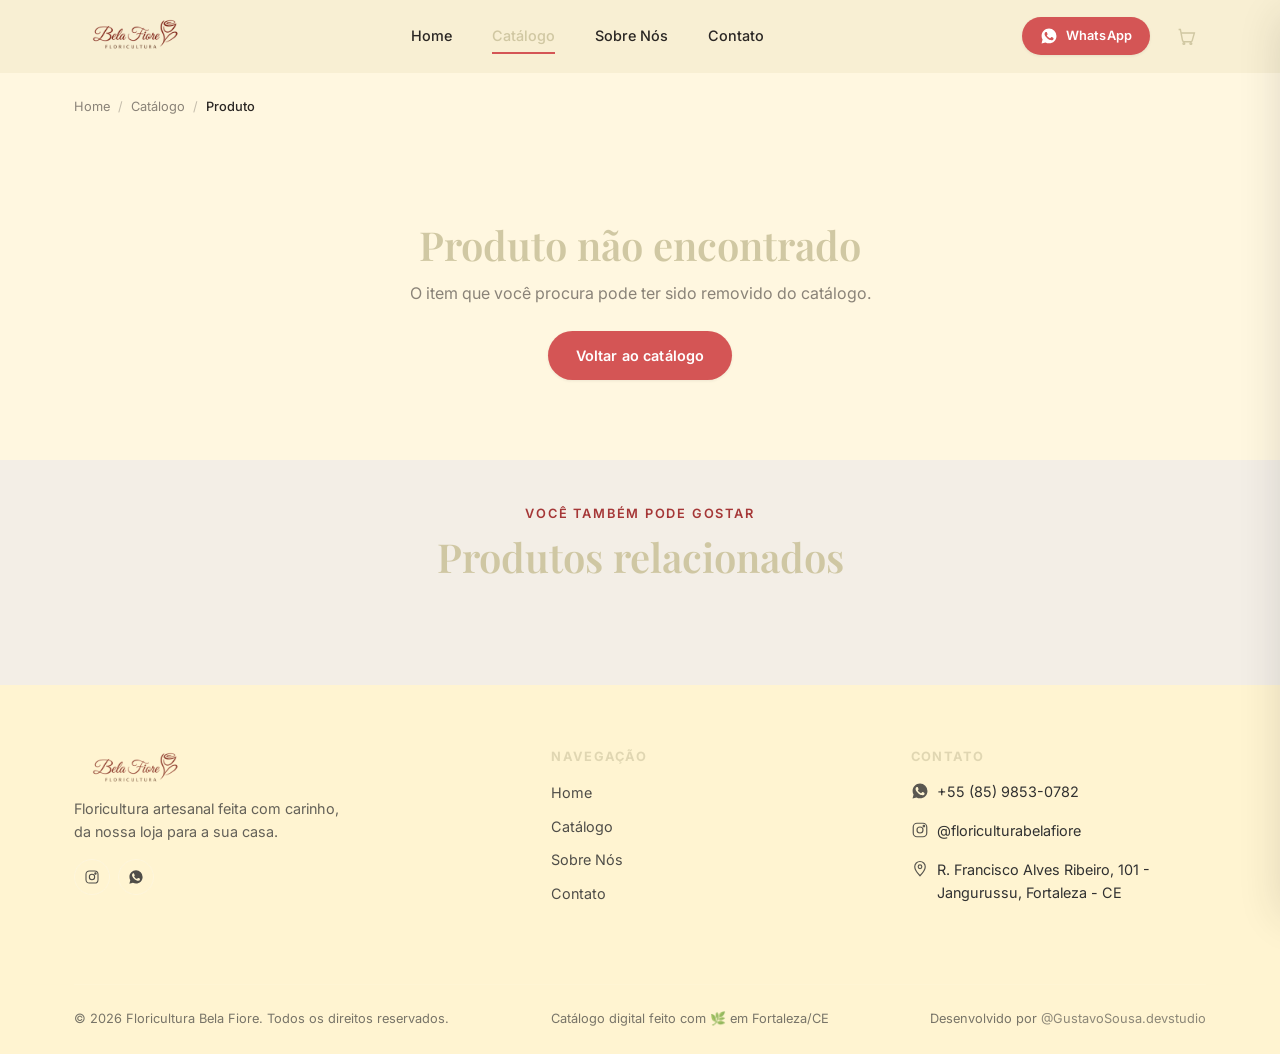
<file: produto.html>
<!DOCTYPE html>
<html lang="pt-BR">
<head>
  <meta charset="UTF-8">
  <meta name="viewport" content="width=device-width, initial-scale=1.0">
  <title>Produto | Floricultura Bela Fiore</title>
  <meta name="description" content="Detalhes do produto, fotos e pedido direto pelo WhatsApp.">
  <link rel="icon" href="data:,">
  <link rel="stylesheet" href="css/global.css">
  <link rel="stylesheet" href="css/components.css">
  <link rel="stylesheet" href="css/carrinho.css">
  <link rel="stylesheet" href="css/produto.css">
      <link rel="icon" type="image/x-icon" href="assets/logo/logo1.jpg">
</head>
<body>

  <!-- ============ NAVBAR ============ -->
  <header class="navbar">
    <div class="container navbar__inner">
      <a href="index.html" class="navbar__logo">
        <img src="assets/logo/ChatGPT Image 20 de jun. de 2026, 20_28_03.png" alt="" class="logo-mark">
      </a>

      <nav class="navbar__links" id="navbar-links">
        <a href="index.html">Home</a>
        <a href="catalogo.html" aria-current="page">Catálogo</a>
        <a href="sobre.html">Sobre Nós</a>
        <a href="contato.html">Contato</a>
      </nav>

      <div class="navbar__actions">
        <a href="#" class="btn btn--primary btn--sm" data-whatsapp="geral">
          <svg viewBox="0 0 24 24" fill="currentColor"><path d="M12.04 2C6.58 2 2.13 6.45 2.13 11.91c0 1.79.47 3.47 1.29 4.92L2.05 22l5.31-1.39a9.9 9.9 0 0 0 4.68 1.19h.01c5.46 0 9.91-4.45 9.91-9.91A9.93 9.93 0 0 0 12.04 2Zm5.85 14.18c-.25.7-1.45 1.34-2 1.43-.51.08-1.15.12-1.86-.12-.43-.14-.98-.33-1.68-.64-2.96-1.28-4.89-4.26-5.04-4.46-.15-.2-1.2-1.6-1.2-3.05 0-1.45.76-2.16 1.03-2.46.27-.3.59-.37.78-.37.2 0 .39 0 .56.01.18.01.42-.07.66.5.25.6.84 2.07.91 2.22.07.15.12.33.02.53-.1.2-.15.32-.3.49-.15.17-.31.38-.45.51-.15.15-.3.31-.13.61.17.3.76 1.25 1.63 2.02 1.12.99 2.06 1.3 2.36 1.45.3.15.48.13.65-.08.18-.2.74-.86.94-1.16.2-.3.4-.25.66-.15.27.1 1.7.8 1.99.94.3.15.49.22.56.34.07.13.07.74-.18 1.44Z"/></svg>
          <span class="btn-label">WhatsApp</span>
        </a>
        <button type="button" class="cart-trigger" data-cart-open aria-label="Abrir carrinho">
          <svg viewBox="0 0 24 24" fill="none" stroke="currentColor" stroke-width="1.6"><path d="M3 4h2l2.4 12.4a2 2 0 0 0 2 1.6h7.2a2 2 0 0 0 2-1.6L21 8H6"/><circle cx="9" cy="20" r="1"/><circle cx="17" cy="20" r="1"/></svg>
          <span class="cart-trigger__badge" data-cart-count>0</span>
        </button>
        <button type="button" class="navbar__toggle" aria-label="Abrir menu" aria-expanded="false">
          <span></span><span></span><span></span>
        </button>
      </div>
    </div>
  </header>

  <main>
    <!-- ============ BREADCRUMB ============ -->
    <nav class="container breadcrumb" aria-label="Breadcrumb">
      <a href="index.html">Home</a>
      <span class="breadcrumb__sep">/</span>
      <a href="catalogo.html">Catálogo</a>
      <span class="breadcrumb__sep">/</span>
      <span class="breadcrumb__current" id="breadcrumb-current">Produto</span>
    </nav>

    <!-- ============ DETALHE DO PRODUTO ============ -->
    <section class="container" id="product-detail-wrap">
      <div class="product-detail">

        <!-- Galeria -->
        <div class="product-gallery">
          <div class="product-gallery__main">
            <img id="gallery-main-img" src="" alt="">
          </div>
          <div class="product-gallery__thumbs" id="gallery-thumbs">
            <!-- Preenchido via js/produto-page.js -->
          </div>
        </div>

        <!-- Informações -->
        <div class="product-info">
          <span class="product-info__category" id="product-category"></span>
          <span class="product-info__code" id="product-code"></span>
          <h1 id="product-name"></h1>
          <div class="product-info__price" id="product-price"></div>

          <p class="product-info__desc" id="product-description"></p>

          <div class="product-info__unavailable" id="product-unavailable" style="display:none;">
            No momento este item está indisponível. Fale com a gente pelo WhatsApp para verificar a previsão de reposição ou sugestões parecidas.
          </div>

          <div class="product-info__actions">
            <div class="product-qty" id="product-qty-wrap">
              <span class="product-qty__label">Quantidade</span>
              <div class="product-qty__control">
                <button type="button" class="cart-item__qty-btn" id="product-qty-minus" aria-label="Diminuir quantidade">−</button>
                <span class="product-qty__value" id="product-qty-value">1</span>
                <button type="button" class="cart-item__qty-btn" id="product-qty-plus" aria-label="Aumentar quantidade">+</button>
              </div>
            </div>
            <button type="button" id="product-add-cart-btn" class="btn btn--primary btn--lg btn--block">
              <svg viewBox="0 0 24 24" fill="none" stroke="currentColor" stroke-width="2"><path d="M3 4h2l2.4 12.4a2 2 0 0 0 2 1.6h7.2a2 2 0 0 0 2-1.6L21 8H6"/><circle cx="9" cy="20" r="1"/><circle cx="17" cy="20" r="1"/></svg>
              <span class="btn-text">Adicionar ao carrinho</span>
            </button>
            <span class="product-info__note">
              <svg viewBox="0 0 24 24" fill="none" stroke="currentColor" stroke-width="1.8"><rect x="2" y="7" width="14" height="11" rx="1.5"/><path d="M16 11h3.5l2.5 3v4h-6"/><circle cx="7" cy="20" r="1.6"/><circle cx="17.5" cy="20" r="1.6"/></svg>
              Entrega no mesmo dia para pedidos feitos até 15h
            </span>
          </div>

          <div class="product-info__divider"></div>

          <div class="product-info__tags" id="product-tags">
            <!-- Preenchido via js/produto-page.js -->
          </div>
        </div>
      </div>
    </section>

    <!-- ============ PRODUTOS RELACIONADOS ============ -->
    <section class="section section--alt" id="related-section">
      <div class="container">
        <div class="section-header">
          <span class="eyebrow">Você também pode gostar</span>
          <h2>Produtos relacionados</h2>
        </div>
        <div class="grid related__grid" id="related-grid">
          <!-- Preenchido via js/produto-page.js -->
        </div>
      </div>
    </section>
  </main>

  <!-- ============ FOOTER ============ -->
  <footer class="site-footer">
    <div class="container">
      <div class="footer__grid">
        <div class="footer__brand">
          <a href="index.html" class="navbar__logo">
            <img src="assets/logo/ChatGPT Image 20 de jun. de 2026, 20_28_03.png" alt="" class="logo-mark">
          </a>
          <p>Floricultura artesanal feita com carinho, da nossa loja para a sua casa.</p>
          <div class="footer__social">
            <a href="https://www.instagram.com/floriculturabelafiore/" aria-label="Instagram">
              <svg viewBox="0 0 24 24" fill="none" stroke="currentColor" stroke-width="1.6"><rect x="3" y="3" width="18" height="18" rx="5"/><circle cx="12" cy="12" r="4"/><circle cx="17.2" cy="6.8" r="1"/></svg>
            </a>
            <a href="#" aria-label="WhatsApp" data-whatsapp="geral">
              <svg viewBox="0 0 24 24" fill="currentColor"><path d="M12.04 2C6.58 2 2.13 6.45 2.13 11.91c0 1.79.47 3.47 1.29 4.92L2.05 22l5.31-1.39a9.9 9.9 0 0 0 4.68 1.19h.01c5.46 0 9.91-4.45 9.91-9.91A9.93 9.93 0 0 0 12.04 2Zm5.85 14.18c-.25.7-1.45 1.34-2 1.43-.51.08-1.15.12-1.86-.12-.43-.14-.98-.33-1.68-.64-2.96-1.28-4.89-4.26-5.04-4.46-.15-.2-1.2-1.6-1.2-3.05 0-1.45.76-2.16 1.03-2.46.27-.3.59-.37.78-.37.2 0 .39 0 .56.01.18.01.42-.07.66.5.25.6.84 2.07.91 2.22.07.15.12.33.02.53-.1.2-.15.32-.3.49-.15.17-.31.38-.45.51-.15.15-.3.31-.13.61.17.3.76 1.25 1.63 2.02 1.12.99 2.06 1.3 2.36 1.45.3.15.48.13.65-.08.18-.2.74-.86.94-1.16.2-.3.4-.25.66-.15.27.1 1.7.8 1.99.94.3.15.49.22.56.34.07.13.07.74-.18 1.44Z"/></svg>
            </a>
          </div>
        </div>

        <div class="footer__col">
          <h4 class="footer__heading">Navegação</h4>
          <ul class="footer__links">
            <li><a href="index.html">Home</a></li>
            <li><a href="catalogo.html">Catálogo</a></li>
            <li><a href="sobre.html">Sobre Nós</a></li>
            <li><a href="contato.html">Contato</a></li>
          </ul>
        </div>

        <div class="footer__col">
          <h4 class="footer__heading">Contato</h4>
          <ul class="footer__contact">
            <li>
              <svg viewBox="0 0 24 24" fill="currentColor"><path d="M12.04 2C6.58 2 2.13 6.45 2.13 11.91c0 1.79.47 3.47 1.29 4.92L2.05 22l5.31-1.39a9.9 9.9 0 0 0 4.68 1.19h.01c5.46 0 9.91-4.45 9.91-9.91A9.93 9.93 0 0 0 12.04 2Zm5.85 14.18c-.25.7-1.45 1.34-2 1.43-.51.08-1.15.12-1.86-.12-.43-.14-.98-.33-1.68-.64-2.96-1.28-4.89-4.26-5.04-4.46-.15-.2-1.2-1.6-1.2-3.05 0-1.45.76-2.16 1.03-2.46.27-.3.59-.37.78-.37.2 0 .39 0 .56.01.18.01.42-.07.66.5.25.6.84 2.07.91 2.22.07.15.12.33.02.53-.1.2-.15.32-.3.49-.15.17-.31.38-.45.51-.15.15-.3.31-.13.61.17.3.76 1.25 1.63 2.02 1.12.99 2.06 1.3 2.36 1.45.3.15.48.13.65-.08.18-.2.74-.86.94-1.16.2-.3.4-.25.66-.15.27.1 1.7.8 1.99.94.3.15.49.22.56.34.07.13.07.74-.18 1.44Z"/></svg>
              <span>+55 (85) 9853-0782</span>
            </li>
            <li>
              <svg viewBox="0 0 24 24" fill="none" stroke="currentColor" stroke-width="1.6"><rect x="3" y="3" width="18" height="18" rx="5"/><circle cx="12" cy="12" r="4"/><circle cx="17.2" cy="6.8" r="1"/></svg>
              <span>@floriculturabelafiore</span>
            </li>
            <li>
              <svg viewBox="0 0 24 24" fill="none" stroke="currentColor" stroke-width="1.6"><path d="M12 21s-7-7.3-7-12a7 7 0 1 1 14 0c0 4.7-7 12-7 12Z"/><circle cx="12" cy="9" r="2.4"/></svg>
              <span>R. Francisco Alves Ribeiro, 101 - Jangurussu, Fortaleza - CE</span>
            </li>
          </ul>
        </div>
      </div>

      <div class="footer__bottom">
        <span>© 2026 Floricultura Bela Fiore. Todos os direitos reservados.</span>
        <span>Catálogo digital feito com 🌿 em Fortaleza/CE</span>
        <span>Desenvolvido por <a style="::hover {cursor:pointer}" href="https://www.instagram.com/gustavosousa.devstudio/">@GustavoSousa.devstudio</a></span>
      </div>
    </div>
  </footer>

  <!-- ============ CARRINHO: OVERLAY + DRAWER ============ -->
  <div class="cart-overlay" id="cart-overlay"></div>

  <aside class="cart-drawer" id="cart-drawer" aria-label="Carrinho de compras">
    <div class="cart-drawer__header">
      <h2>Seu carrinho</h2>
      <button type="button" class="cart-drawer__close" id="cart-close-btn" aria-label="Fechar carrinho">
        <svg viewBox="0 0 24 24" fill="none" stroke="currentColor" stroke-width="1.8"><path d="M6 6l12 12M18 6 6 18"/></svg>
      </button>
    </div>

    <!-- View 1: Lista de itens -->
    <div class="cart-view" id="cart-view-list">
      <div class="cart-items-list" id="cart-items-list"></div>

      <div class="cart-empty-state" id="cart-empty-state">
        <svg viewBox="0 0 24 24" fill="none" stroke="currentColor" stroke-width="1.4"><path d="M3 4h2l2.4 12.4a2 2 0 0 0 2 1.6h7.2a2 2 0 0 0 2-1.6L21 8H6"/><circle cx="9" cy="20" r="1"/><circle cx="17" cy="20" r="1"/></svg>
        <p>Seu carrinho está vazio.<br>Explore o catálogo e adicione seus arranjos favoritos.</p>
        <a href="catalogo.html" class="btn btn--secondary btn--sm">Ver catálogo</a>
      </div>

      <div class="cart-summary" id="cart-summary" style="display:none;">
        <div class="cart-summary__row">
          <span id="cart-total-count">0 itens</span>
          <strong id="cart-total-value">R$ 0,00</strong>
        </div>
        <button type="button" class="btn btn--primary btn--block btn--lg" id="cart-checkout-btn" disabled>
          Finalizar pedido
        </button>
      </div>
    </div>

    <!-- View 2: Checkout -->
    <div class="cart-view" id="cart-view-checkout">
      <form class="checkout-form" id="checkout-form">
        <button type="button" class="checkout-back" id="cart-back-btn">
          <svg viewBox="0 0 24 24" fill="none" stroke="currentColor" stroke-width="2"><path d="m15 18-6-6 6-6"/></svg>
          Voltar ao carrinho
        </button>

        <div class="checkout-order-summary">
          <strong>Resumo do pedido</strong>
          <span id="cart-total-count-checkout">0 itens</span> — <span id="cart-total-value-checkout">R$ 0,00</span>
        </div>

        <div class="form-field">
          <label for="checkout-nome">Nome completo</label>
          <input type="text" id="checkout-nome" name="nome" placeholder="Seu nome" required>
        </div>

        <div class="form-field">
          <label for="checkout-telefone">Telefone / WhatsApp</label>
          <input type="tel" id="checkout-telefone" name="telefone" placeholder="(85) 99999-9999" required>
        </div>

        <div class="form-field">
          <label for="checkout-pagamento">Forma de pagamento</label>
          <select id="checkout-pagamento" name="pagamento" required>
            <option value="" disabled selected>Selecione uma opção</option>
            <option value="Pix">Pix</option>
            <option value="Cartão de crédito">Cartão de crédito</option>
            <option value="Cartão de débito">Cartão de débito</option>
          </select>
        </div>

        <div class="form-field">
          <label for="checkout-observacoes">Observações (opcional)</label>
          <textarea id="checkout-observacoes" name="observacoes" placeholder="Endereço de entrega, mensagem para o cartão, horário preferido..."></textarea>
        </div>
      </form>

      <div class="checkout-submit-wrap">
        <button type="submit" form="checkout-form" class="btn btn--primary btn--block btn--lg">
          <svg viewBox="0 0 24 24" fill="currentColor"><path d="M12.04 2C6.58 2 2.13 6.45 2.13 11.91c0 1.79.47 3.47 1.29 4.92L2.05 22l5.31-1.39a9.9 9.9 0 0 0 4.68 1.19h.01c5.46 0 9.91-4.45 9.91-9.91A9.93 9.93 0 0 0 12.04 2Zm5.85 14.18c-.25.7-1.45 1.34-2 1.43-.51.08-1.15.12-1.86-.12-.43-.14-.98-.33-1.68-.64-2.96-1.28-4.89-4.26-5.04-4.46-.15-.2-1.2-1.6-1.2-3.05 0-1.45.76-2.16 1.03-2.46.27-.3.59-.37.78-.37.2 0 .39 0 .56.01.18.01.42-.07.66.5.25.6.84 2.07.91 2.22.07.15.12.33.02.53-.1.2-.15.32-.3.49-.15.17-.31.38-.45.51-.15.15-.3.31-.13.61.17.3.76 1.25 1.63 2.02 1.12.99 2.06 1.3 2.36 1.45.3.15.48.13.65-.08.18-.2.74-.86.94-1.16.2-.3.4-.25.66-.15.27.1 1.7.8 1.99.94.3.15.49.22.56.34.07.13.07.74-.18 1.44Z"/></svg>
          Enviar pedido pelo WhatsApp
        </button>
      </div>
    </div>
  </aside>

  <a href="#" class="whatsapp-float" data-whatsapp="geral" aria-label="Falar no WhatsApp">
    <svg viewBox="0 0 24 24" fill="currentColor"><path d="M12.04 2C6.58 2 2.13 6.45 2.13 11.91c0 1.79.47 3.47 1.29 4.92L2.05 22l5.31-1.39a9.9 9.9 0 0 0 4.68 1.19h.01c5.46 0 9.91-4.45 9.91-9.91A9.93 9.93 0 0 0 12.04 2Zm5.85 14.18c-.25.7-1.45 1.34-2 1.43-.51.08-1.15.12-1.86-.12-.43-.14-.98-.33-1.68-.64-2.96-1.28-4.89-4.26-5.04-4.46-.15-.2-1.2-1.6-1.2-3.05 0-1.45.76-2.16 1.03-2.46.27-.3.59-.37.78-.37.2 0 .39 0 .56.01.18.01.42-.07.66.5.25.6.84 2.07.91 2.22.07.15.12.33.02.53-.1.2-.15.32-.3.49-.15.17-.31.38-.45.51-.15.15-.3.31-.13.61.17.3.76 1.25 1.63 2.02 1.12.99 2.06 1.3 2.36 1.45.3.15.48.13.65-.08.18-.2.74-.86.94-1.16.2-.3.4-.25.66-.15.27.1 1.7.8 1.99.94.3.15.49.22.56.34.07.13.07.74-.18 1.44Z"/></svg>
  </a>

  <script src="js/whatsapp.js"></script>
  <script src="js/carrinho.js"></script>
  <script src="js/produtos.js"></script>
  <script src="js/ui.js"></script>
  <script src="js/produto-page.js"></script>
</body>
</html>
</file>
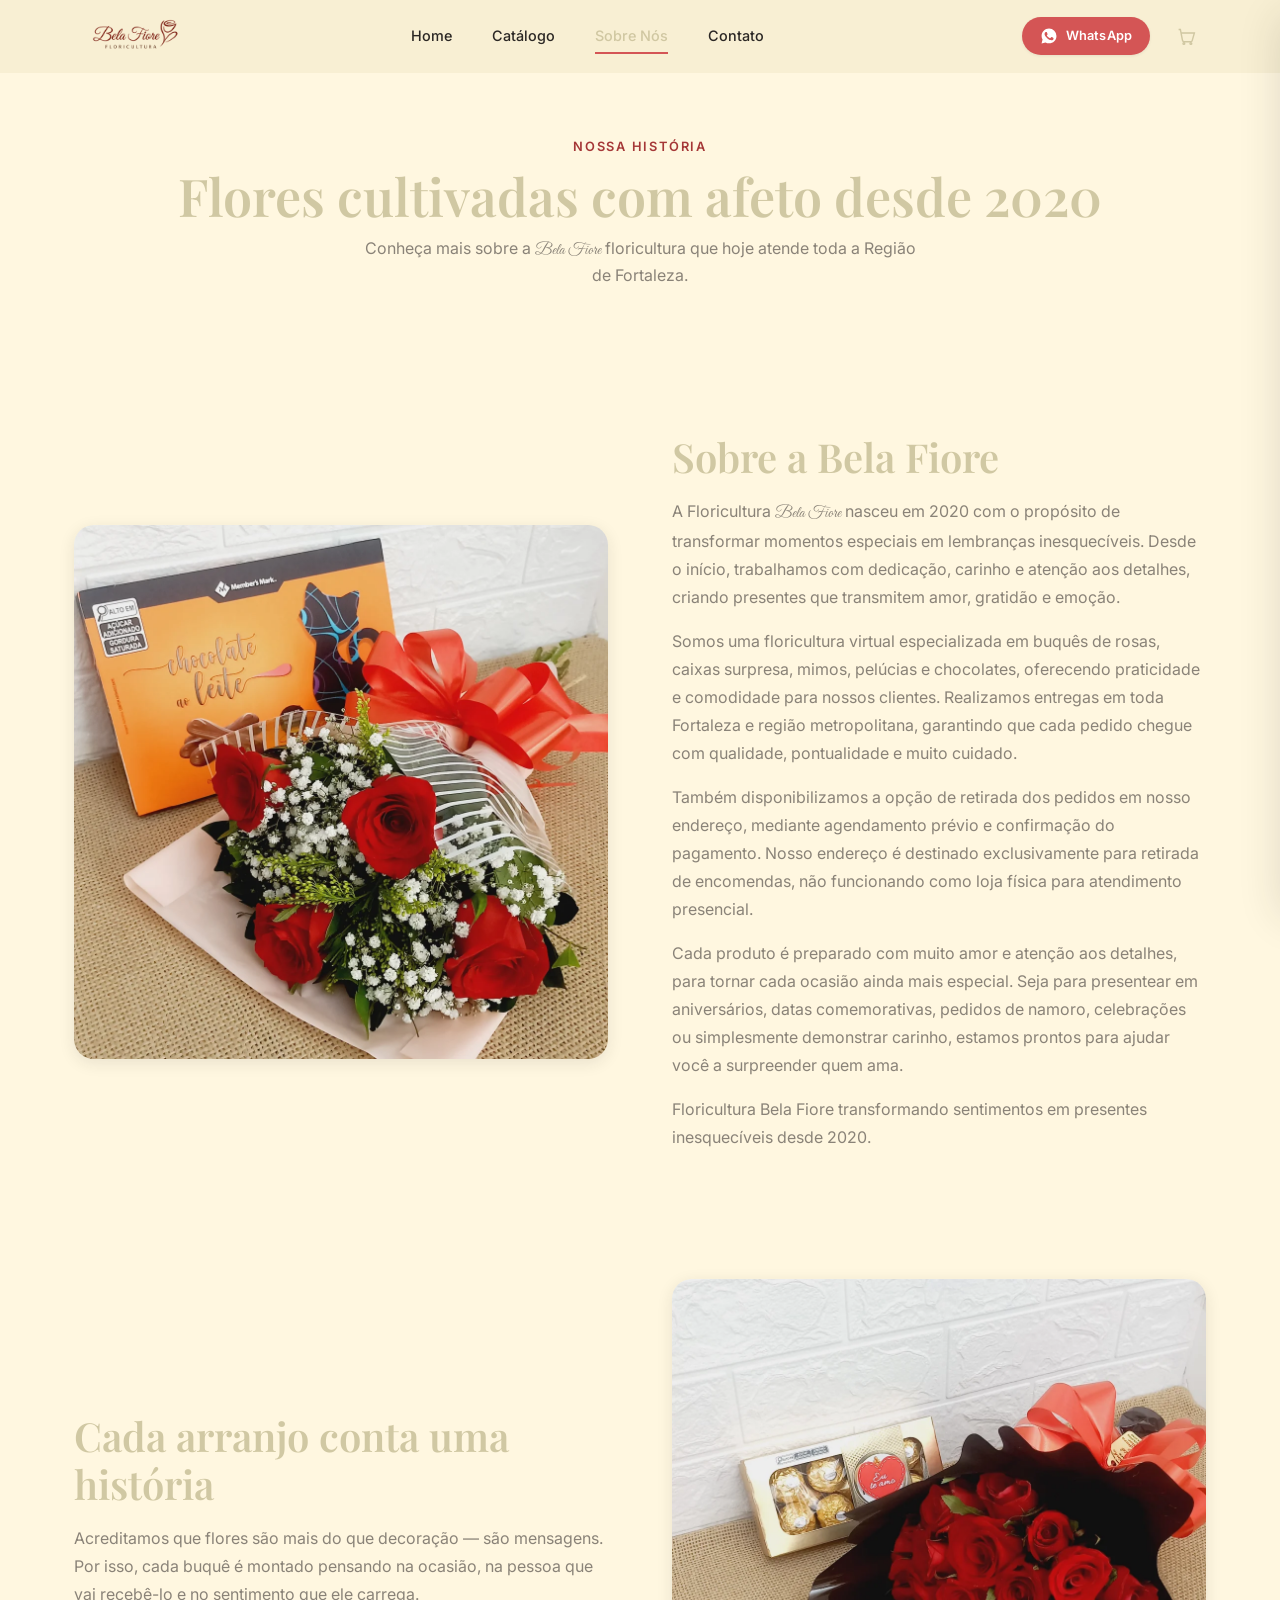
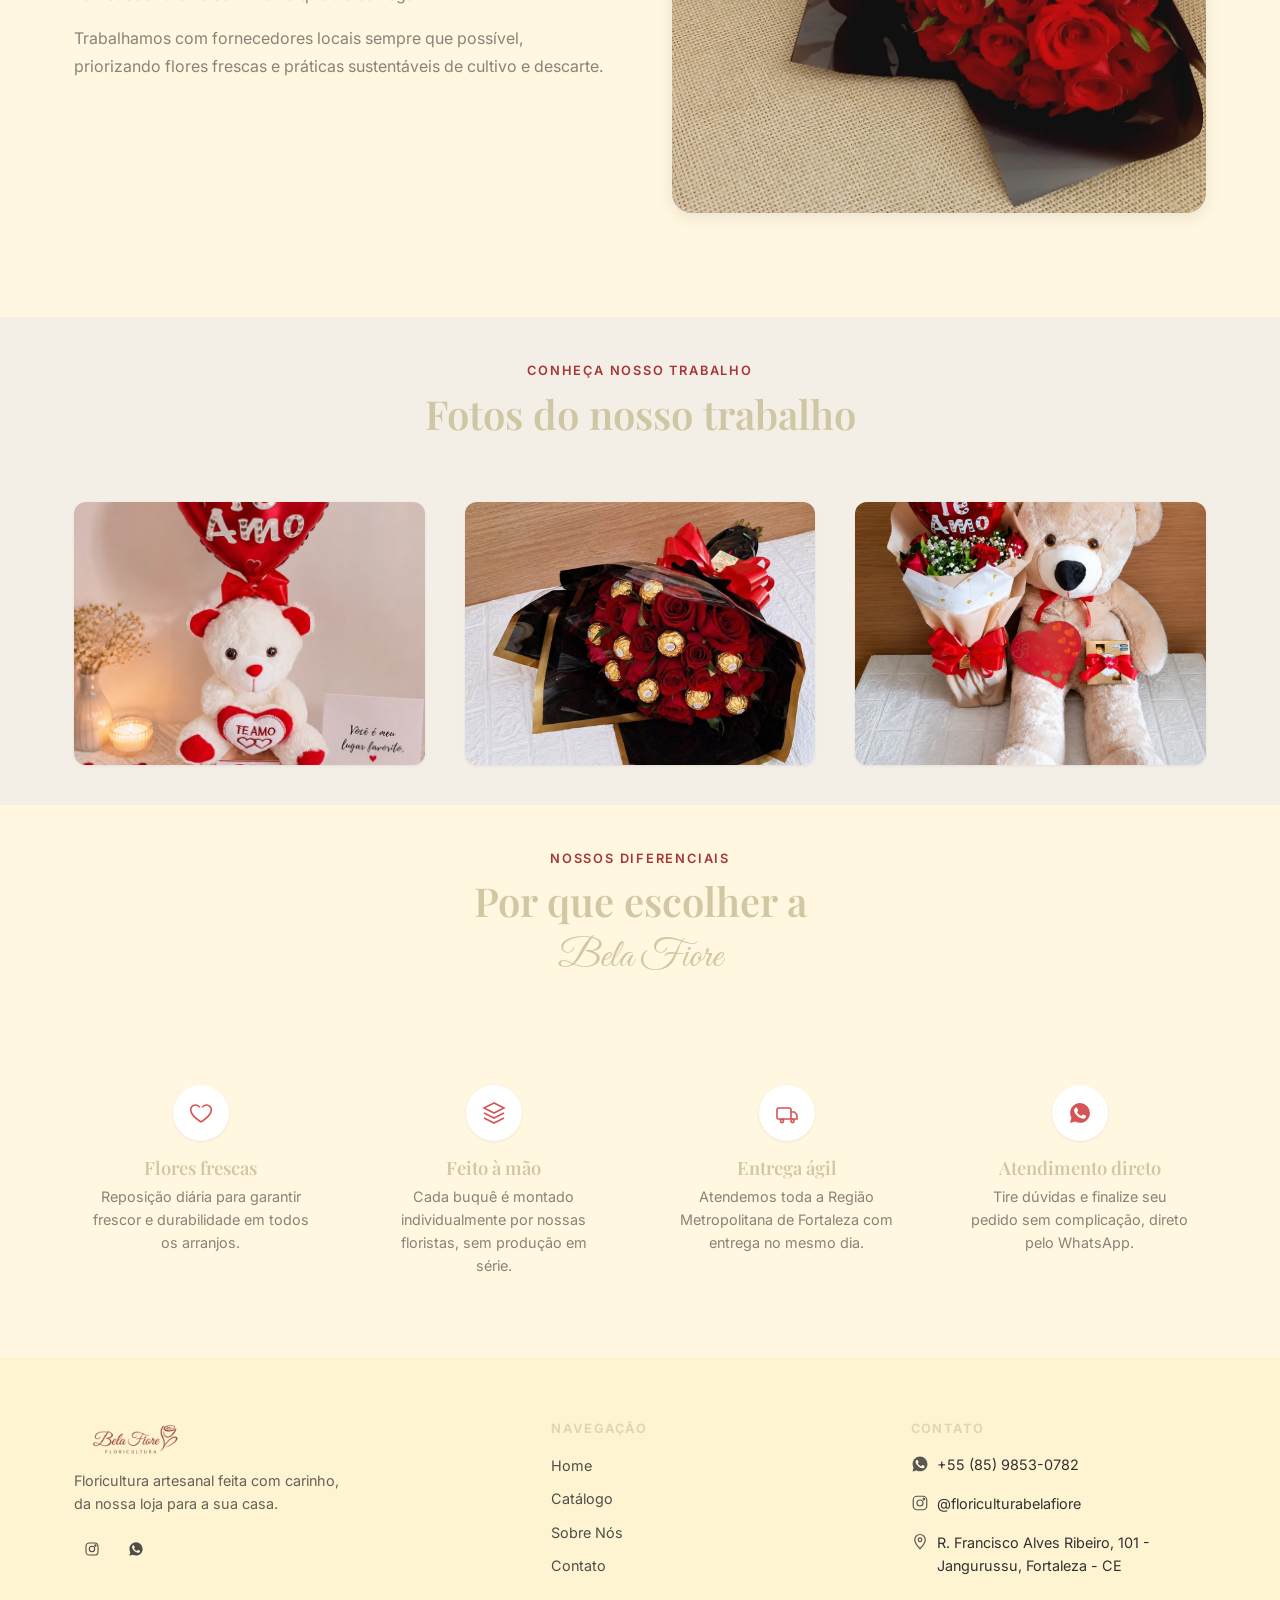
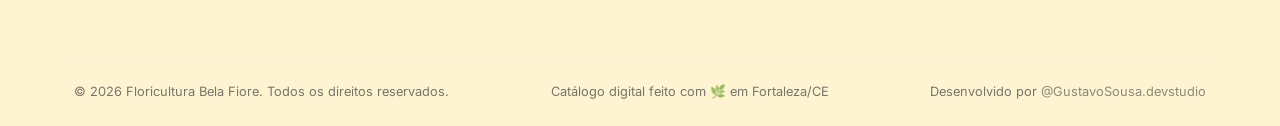
<file: sobre.html>
<!DOCTYPE html>
<html lang="pt-BR">

<head>
  <meta charset="UTF-8">
  <meta name="viewport" content="width=device-width, initial-scale=1.0">
  <title>Sobre Nós | Floricultura Bela Fiore</title>
  <meta name="description"
    content="Conheça a história da Flora & Cia, nossos diferenciais e a equipe por trás de cada arranjo.">
  <link rel="icon" href="data:,">
  <link rel="stylesheet" href="css/global.css">
  <link rel="stylesheet" href="css/components.css">
  <link rel="stylesheet" href="css/carrinho.css">
  <link rel="stylesheet" href="css/sobre-contato.css">
  <link rel="icon" type="image/x-icon" href="assets/logo/logo1.jpg">
</head>

<body>

  <!-- ============ NAVBAR ============ -->
  <header class="navbar">
    <div class="container navbar__inner">
      <a href="index.html" class="navbar__logo">
        <img src="assets/logo/ChatGPT Image 20 de jun. de 2026, 20_28_03.png" alt="" class="logo-mark">
      </a>

      <nav class="navbar__links" id="navbar-links">
        <a href="index.html">Home</a>
        <a href="catalogo.html">Catálogo</a>
        <a href="sobre.html" aria-current="page">Sobre Nós</a>
        <a href="contato.html">Contato</a>
      </nav>

      <div class="navbar__actions">
        <a href="#" class="btn btn--primary btn--sm" data-whatsapp="geral">
          <svg viewBox="0 0 24 24" fill="currentColor">
            <path
              d="M12.04 2C6.58 2 2.13 6.45 2.13 11.91c0 1.79.47 3.47 1.29 4.92L2.05 22l5.31-1.39a9.9 9.9 0 0 0 4.68 1.19h.01c5.46 0 9.91-4.45 9.91-9.91A9.93 9.93 0 0 0 12.04 2Zm5.85 14.18c-.25.7-1.45 1.34-2 1.43-.51.08-1.15.12-1.86-.12-.43-.14-.98-.33-1.68-.64-2.96-1.28-4.89-4.26-5.04-4.46-.15-.2-1.2-1.6-1.2-3.05 0-1.45.76-2.16 1.03-2.46.27-.3.59-.37.78-.37.2 0 .39 0 .56.01.18.01.42-.07.66.5.25.6.84 2.07.91 2.22.07.15.12.33.02.53-.1.2-.15.32-.3.49-.15.17-.31.38-.45.51-.15.15-.3.31-.13.61.17.3.76 1.25 1.63 2.02 1.12.99 2.06 1.3 2.36 1.45.3.15.48.13.65-.08.18-.2.74-.86.94-1.16.2-.3.4-.25.66-.15.27.1 1.7.8 1.99.94.3.15.49.22.56.34.07.13.07.74-.18 1.44Z" />
          </svg>
          <span class="btn-label">WhatsApp</span>
        </a>
        <button type="button" class="cart-trigger" data-cart-open aria-label="Abrir carrinho">
          <svg viewBox="0 0 24 24" fill="none" stroke="currentColor" stroke-width="1.6">
            <path d="M3 4h2l2.4 12.4a2 2 0 0 0 2 1.6h7.2a2 2 0 0 0 2-1.6L21 8H6" />
            <circle cx="9" cy="20" r="1" />
            <circle cx="17" cy="20" r="1" />
          </svg>
          <span class="cart-trigger__badge" data-cart-count>0</span>
        </button>
        <button type="button" class="navbar__toggle" aria-label="Abrir menu" aria-expanded="false">
          <span></span><span></span><span></span>
        </button>
      </div>
    </div>
  </header>

  <main>
    <!-- ============ HERO INSTITUCIONAL ============ -->
    <section class="page-hero container">
      <span class="eyebrow">Nossa história</span>
      <h1>Flores cultivadas com afeto desde 2020</h1>
      <p>Conheça mais sobre a <span class="nome-loja">Bela Fiore</span>  floricultura que
        hoje atende toda a Região de Fortaleza.</p>
    </section>

    <!-- ============ HISTÓRIA ============ -->
    <section class="section">
      <div class="container">
        <div class="story">
          <div class="story__image">
            <img src="assets/images/produtos/Sobre1.webp" alt="Fachada da loja Flora & Cia">
          </div>
          
          <div class="story__content">
            <h2>Sobre a Bela Fiore</h2>
            <p>A Floricultura <span class="nome-loja">Bela Fiore</span> nasceu em 2020 com o propósito de transformar
              momentos especiais em lembranças inesquecíveis. Desde o início, trabalhamos com dedicação, carinho e
              atenção aos detalhes, criando presentes que transmitem amor, gratidão e emoção.

              <p>Somos uma floricultura virtual especializada em buquês de rosas, caixas surpresa, mimos, pelúcias e
              chocolates, oferecendo praticidade e comodidade para nossos clientes. Realizamos entregas em toda
              Fortaleza e região metropolitana, garantindo que cada pedido chegue com qualidade, pontualidade e muito
              cuidado.</p>

              <p>Também disponibilizamos a opção de retirada dos pedidos em nosso endereço, mediante agendamento prévio e
              confirmação do pagamento. Nosso endereço é destinado exclusivamente para retirada de encomendas, não
              funcionando como loja física para atendimento presencial.</p>

              <p>Cada produto é preparado com muito amor e atenção aos detalhes, para tornar cada ocasião ainda mais
              especial. Seja para presentear em aniversários, datas comemorativas, pedidos de namoro, celebrações ou
              simplesmente demonstrar carinho, estamos prontos para ajudar você a surpreender quem ama.</p>

              <p>Floricultura Bela Fiore transformando sentimentos em presentes inesquecíveis desde 2020.</p>
          </div>
        </div>

        <div class="story story--reverse">
          <div class="story__image">
            <img src="assets/images/produtos/sobre2.webp" alt="Interior da loja com arranjos em exposição">
          </div>
          <div class="story__content">
            <h2>Cada arranjo conta uma história</h2>
            <p>Acreditamos que flores são mais do que decoração — são mensagens. Por isso, cada buquê é montado pensando
              na ocasião, na pessoa que vai recebê-lo e no sentimento que ele carrega.</p>
            <p>Trabalhamos com fornecedores locais sempre que possível, priorizando flores frescas e práticas
              sustentáveis de cultivo e descarte.</p>
          </div>
        </div>
      </div>
    </section>

    <!-- ============ GALERIA DA LOJA ============ -->
    <section class="section section--alt">
      <div class="container">
        <div class="section-header">
          <span class="eyebrow">Conheça nosso trabalho</span>
          <h2>Fotos do nosso trabalho</h2>
        </div>
        <div class="grid store-gallery__grid">
          <div class="store-gallery__item">
            <img src="assets/images/produtos/sobre3.1.webp" alt="Fachada da Flora & Cia">
          </div>
          <div class="store-gallery__item">
            <img src="assets/images/produtos/sobre3.2.webp" alt="Vitrine de arranjos">
          </div>
          <div class="store-gallery__item">
            <img src="assets/images/produtos/sobre3.3.webp" alt="Estação de montagem de buquês">
          </div>
        </div>
      </div>
    </section>

    <!-- ============ DIFERENCIAIS ============ -->
    <section class="section">
      <div class="container">
        <div class="section-header">
          <span class="eyebrow">Nossos diferenciais</span>
          <h2>Por que escolher a <h2 class="nome-loja">Bela Fiore</h2>
          </h2>
        </div>
        <div class="grid differentials__grid">
          <div class="differential-card">
            <span class="differential-card__icon">
              <svg viewBox="0 0 24 24" fill="none" stroke="currentColor" stroke-width="1.6">
                <path
                  d="M12 21s-7-4.5-9.5-9C.5 8.5 2 4.5 6 4c2-.3 3.8.7 4.8 2.3M12 21s7-4.5 9.5-9C23.5 8.5 22 4.5 18 4c-2-.3-3.8.7-4.8 2.3" />
              </svg>
            </span>
            <h3>Flores frescas</h3>
            <p>Reposição diária para garantir frescor e durabilidade em todos os arranjos.</p>
          </div>
          <div class="differential-card">
            <span class="differential-card__icon">
              <svg viewBox="0 0 24 24" fill="none" stroke="currentColor" stroke-width="1.6">
                <path d="M12 2 2 7l10 5 10-5-10-5Z" />
                <path d="m2 17 10 5 10-5M2 12l10 5 10-5" />
              </svg>
            </span>
            <h3>Feito à mão</h3>
            <p>Cada buquê é montado individualmente por nossas floristas, sem produção em série.</p>
          </div>
          <div class="differential-card">
            <span class="differential-card__icon">
              <svg viewBox="0 0 24 24" fill="none" stroke="currentColor" stroke-width="1.6">
                <rect x="2" y="7" width="14" height="11" rx="1.5" />
                <path d="M16 11h3.5l2.5 3v4h-6" />
                <circle cx="7" cy="20" r="1.6" />
                <circle cx="17.5" cy="20" r="1.6" />
              </svg>
            </span>
            <h3>Entrega ágil</h3>
            <p>Atendemos toda a Região Metropolitana de Fortaleza com entrega no mesmo dia.</p>
          </div>
          <div class="differential-card">
            <span class="differential-card__icon">
              <svg viewBox="0 0 24 24" fill="currentColor">
                <path
                  d="M12.04 2C6.58 2 2.13 6.45 2.13 11.91c0 1.79.47 3.47 1.29 4.92L2.05 22l5.31-1.39a9.9 9.9 0 0 0 4.68 1.19h.01c5.46 0 9.91-4.45 9.91-9.91A9.93 9.93 0 0 0 12.04 2Zm5.85 14.18c-.25.7-1.45 1.34-2 1.43-.51.08-1.15.12-1.86-.12-.43-.14-.98-.33-1.68-.64-2.96-1.28-4.89-4.26-5.04-4.46-.15-.2-1.2-1.6-1.2-3.05 0-1.45.76-2.16 1.03-2.46.27-.3.59-.37.78-.37.2 0 .39 0 .56.01.18.01.42-.07.66.5.25.6.84 2.07.91 2.22.07.15.12.33.02.53-.1.2-.15.32-.3.49-.15.17-.31.38-.45.51-.15.15-.3.31-.13.61.17.3.76 1.25 1.63 2.02 1.12.99 2.06 1.3 2.36 1.45.3.15.48.13.65-.08.18-.2.74-.86.94-1.16.2-.3.4-.25.66-.15.27.1 1.7.8 1.99.94.3.15.49.22.56.34.07.13.07.74-.18 1.44Z" />
              </svg>
            </span>
            <h3>Atendimento direto</h3>
            <p>Tire dúvidas e finalize seu pedido sem complicação, direto pelo WhatsApp.</p>
          </div>
        </div>
      </div>
  </main>

  <!-- ============ FOOTER ============ -->
  <footer class="site-footer">
    <div class="container">
      <div class="footer__grid">
        <div class="footer__brand">
          <a href="index.html" class="navbar__logo">
            <img src="assets/logo/ChatGPT Image 20 de jun. de 2026, 20_28_03.png" alt="" class="logo-mark">
          </a>
          <p>Floricultura artesanal feita com carinho, da nossa loja para a sua casa.</p>
          <div class="footer__social">
            <a href="https://www.instagram.com/floriculturabelafiore/" aria-label="Instagram">
              <svg viewBox="0 0 24 24" fill="none" stroke="currentColor" stroke-width="1.6">
                <rect x="3" y="3" width="18" height="18" rx="5" />
                <circle cx="12" cy="12" r="4" />
                <circle cx="17.2" cy="6.8" r="1" />
              </svg>
            </a>
            <a href="#" aria-label="WhatsApp" data-whatsapp="geral">
              <svg viewBox="0 0 24 24" fill="currentColor">
                <path
                  d="M12.04 2C6.58 2 2.13 6.45 2.13 11.91c0 1.79.47 3.47 1.29 4.92L2.05 22l5.31-1.39a9.9 9.9 0 0 0 4.68 1.19h.01c5.46 0 9.91-4.45 9.91-9.91A9.93 9.93 0 0 0 12.04 2Zm5.85 14.18c-.25.7-1.45 1.34-2 1.43-.51.08-1.15.12-1.86-.12-.43-.14-.98-.33-1.68-.64-2.96-1.28-4.89-4.26-5.04-4.46-.15-.2-1.2-1.6-1.2-3.05 0-1.45.76-2.16 1.03-2.46.27-.3.59-.37.78-.37.2 0 .39 0 .56.01.18.01.42-.07.66.5.25.6.84 2.07.91 2.22.07.15.12.33.02.53-.1.2-.15.32-.3.49-.15.17-.31.38-.45.51-.15.15-.3.31-.13.61.17.3.76 1.25 1.63 2.02 1.12.99 2.06 1.3 2.36 1.45.3.15.48.13.65-.08.18-.2.74-.86.94-1.16.2-.3.4-.25.66-.15.27.1 1.7.8 1.99.94.3.15.49.22.56.34.07.13.07.74-.18 1.44Z" />
              </svg>
            </a>
          </div>
        </div>

        <div class="footer__col">
          <h4 class="footer__heading">Navegação</h4>
          <ul class="footer__links">
            <li><a href="index.html">Home</a></li>
            <li><a href="catalogo.html">Catálogo</a></li>
            <li><a href="sobre.html">Sobre Nós</a></li>
            <li><a href="contato.html">Contato</a></li>
          </ul>
        </div>

        <div class="footer__col">
          <h4 class="footer__heading">Contato</h4>
          <ul class="footer__contact">
            <li>
              <svg viewBox="0 0 24 24" fill="currentColor">
                <path
                  d="M12.04 2C6.58 2 2.13 6.45 2.13 11.91c0 1.79.47 3.47 1.29 4.92L2.05 22l5.31-1.39a9.9 9.9 0 0 0 4.68 1.19h.01c5.46 0 9.91-4.45 9.91-9.91A9.93 9.93 0 0 0 12.04 2Zm5.85 14.18c-.25.7-1.45 1.34-2 1.43-.51.08-1.15.12-1.86-.12-.43-.14-.98-.33-1.68-.64-2.96-1.28-4.89-4.26-5.04-4.46-.15-.2-1.2-1.6-1.2-3.05 0-1.45.76-2.16 1.03-2.46.27-.3.59-.37.78-.37.2 0 .39 0 .56.01.18.01.42-.07.66.5.25.6.84 2.07.91 2.22.07.15.12.33.02.53-.1.2-.15.32-.3.49-.15.17-.31.38-.45.51-.15.15-.3.31-.13.61.17.3.76 1.25 1.63 2.02 1.12.99 2.06 1.3 2.36 1.45.3.15.48.13.65-.08.18-.2.74-.86.94-1.16.2-.3.4-.25.66-.15.27.1 1.7.8 1.99.94.3.15.49.22.56.34.07.13.07.74-.18 1.44Z" />
              </svg>
              <span>+55 (85) 9853-0782</span>
            </li>
            <li>
              <svg viewBox="0 0 24 24" fill="none" stroke="currentColor" stroke-width="1.6">
                <rect x="3" y="3" width="18" height="18" rx="5" />
                <circle cx="12" cy="12" r="4" />
                <circle cx="17.2" cy="6.8" r="1" />
              </svg>
              <span>@floriculturabelafiore</span>
            </li>
            <li>
              <svg viewBox="0 0 24 24" fill="none" stroke="currentColor" stroke-width="1.6">
                <path d="M12 21s-7-7.3-7-12a7 7 0 1 1 14 0c0 4.7-7 12-7 12Z" />
                <circle cx="12" cy="9" r="2.4" />
              </svg>
              <span>R. Francisco Alves Ribeiro, 101 - Jangurussu, Fortaleza - CE</span>
            </li>
          </ul>
        </div>
      </div>

      <div class="footer__bottom">
        <span>© 2026 Floricultura Bela Fiore. Todos os direitos reservados.</span>
        <span>Catálogo digital feito com 🌿 em Fortaleza/CE</span>
        <span>Desenvolvido por <a style="::hover {cursor:pointer}"
            href="https://www.instagram.com/gustavosousa.devstudio/">@GustavoSousa.devstudio</a></span>
      </div>
    </div>
  </footer>

  <!-- ============ CARRINHO: OVERLAY + DRAWER ============ -->
  <div class="cart-overlay" id="cart-overlay"></div>

  <aside class="cart-drawer" id="cart-drawer" aria-label="Carrinho de compras">
    <div class="cart-drawer__header">
      <h2>Seu carrinho</h2>
      <button type="button" class="cart-drawer__close" id="cart-close-btn" aria-label="Fechar carrinho">
        <svg viewBox="0 0 24 24" fill="none" stroke="currentColor" stroke-width="1.8">
          <path d="M6 6l12 12M18 6 6 18" />
        </svg>
      </button>
    </div>

    <!-- View 1: Lista de itens -->
    <div class="cart-view" id="cart-view-list">
      <div class="cart-items-list" id="cart-items-list"></div>

      <div class="cart-empty-state" id="cart-empty-state">
        <svg viewBox="0 0 24 24" fill="none" stroke="currentColor" stroke-width="1.4">
          <path d="M3 4h2l2.4 12.4a2 2 0 0 0 2 1.6h7.2a2 2 0 0 0 2-1.6L21 8H6" />
          <circle cx="9" cy="20" r="1" />
          <circle cx="17" cy="20" r="1" />
        </svg>
        <p>Seu carrinho está vazio.<br>Explore o catálogo e adicione seus arranjos favoritos.</p>
        <a href="catalogo.html" class="btn btn--secondary btn--sm">Ver catálogo</a>
      </div>

      <div class="cart-summary" id="cart-summary" style="display:none;">
        <div class="cart-summary__row">
          <span id="cart-total-count">0 itens</span>
          <strong id="cart-total-value">R$ 0,00</strong>
        </div>
        <button type="button" class="btn btn--primary btn--block btn--lg" id="cart-checkout-btn" disabled>
          Finalizar pedido
        </button>
      </div>
    </div>

    <!-- View 2: Checkout -->
    <div class="cart-view" id="cart-view-checkout">
      <form class="checkout-form" id="checkout-form">
        <button type="button" class="checkout-back" id="cart-back-btn">
          <svg viewBox="0 0 24 24" fill="none" stroke="currentColor" stroke-width="2">
            <path d="m15 18-6-6 6-6" />
          </svg>
          Voltar ao carrinho
        </button>

        <div class="checkout-order-summary">
          <strong>Resumo do pedido</strong>
          <span id="cart-total-count-checkout">0 itens</span> — <span id="cart-total-value-checkout">R$ 0,00</span>
        </div>

        <div class="form-field">
          <label for="checkout-nome">Nome completo</label>
          <input type="text" id="checkout-nome" name="nome" placeholder="Seu nome" required>
        </div>

        <div class="form-field">
          <label for="checkout-telefone">Telefone / WhatsApp</label>
          <input type="tel" id="checkout-telefone" name="telefone" placeholder="(85) 99999-9999" required>
        </div>

        <div class="form-field">
          <label for="checkout-pagamento">Forma de pagamento</label>
          <select id="checkout-pagamento" name="pagamento" required>
            <option value="" disabled selected>Selecione uma opção</option>
            <option value="Pix">Pix</option>
            <option value="Cartão de crédito">Cartão de crédito</option>
            <option value="Cartão de débito">Cartão de débito</option>
          </select>
        </div>

        <div class="form-field">
          <label for="checkout-observacoes">Observações (opcional)</label>
          <textarea id="checkout-observacoes" name="observacoes"
            placeholder="Endereço de entrega, mensagem para o cartão, horário preferido..."></textarea>
        </div>
      </form>

      <div class="checkout-submit-wrap">
        <button type="submit" form="checkout-form" class="btn btn--primary btn--block btn--lg">
          <svg viewBox="0 0 24 24" fill="currentColor">
            <path
              d="M12.04 2C6.58 2 2.13 6.45 2.13 11.91c0 1.79.47 3.47 1.29 4.92L2.05 22l5.31-1.39a9.9 9.9 0 0 0 4.68 1.19h.01c5.46 0 9.91-4.45 9.91-9.91A9.93 9.93 0 0 0 12.04 2Zm5.85 14.18c-.25.7-1.45 1.34-2 1.43-.51.08-1.15.12-1.86-.12-.43-.14-.98-.33-1.68-.64-2.96-1.28-4.89-4.26-5.04-4.46-.15-.2-1.2-1.6-1.2-3.05 0-1.45.76-2.16 1.03-2.46.27-.3.59-.37.78-.37.2 0 .39 0 .56.01.18.01.42-.07.66.5.25.6.84 2.07.91 2.22.07.15.12.33.02.53-.1.2-.15.32-.3.49-.15.17-.31.38-.45.51-.15.15-.3.31-.13.61.17.3.76 1.25 1.63 2.02 1.12.99 2.06 1.3 2.36 1.45.3.15.48.13.65-.08.18-.2.74-.86.94-1.16.2-.3.4-.25.66-.15.27.1 1.7.8 1.99.94.3.15.49.22.56.34.07.13.07.74-.18 1.44Z" />
          </svg>
          Enviar pedido pelo WhatsApp
        </button>
      </div>
    </div>
  </aside>

  <a href="#" class="whatsapp-float" data-whatsapp="geral" aria-label="Falar no WhatsApp">
    <svg viewBox="0 0 24 24" fill="currentColor">
      <path
        d="M12.04 2C6.58 2 2.13 6.45 2.13 11.91c0 1.79.47 3.47 1.29 4.92L2.05 22l5.31-1.39a9.9 9.9 0 0 0 4.68 1.19h.01c5.46 0 9.91-4.45 9.91-9.91A9.93 9.93 0 0 0 12.04 2Zm5.85 14.18c-.25.7-1.45 1.34-2 1.43-.51.08-1.15.12-1.86-.12-.43-.14-.98-.33-1.68-.64-2.96-1.28-4.89-4.26-5.04-4.46-.15-.2-1.2-1.6-1.2-3.05 0-1.45.76-2.16 1.03-2.46.27-.3.59-.37.78-.37.2 0 .39 0 .56.01.18.01.42-.07.66.5.25.6.84 2.07.91 2.22.07.15.12.33.02.53-.1.2-.15.32-.3.49-.15.17-.31.38-.45.51-.15.15-.3.31-.13.61.17.3.76 1.25 1.63 2.02 1.12.99 2.06 1.3 2.36 1.45.3.15.48.13.65-.08.18-.2.74-.86.94-1.16.2-.3.4-.25.66-.15.27.1 1.7.8 1.99.94.3.15.49.22.56.34.07.13.07.74-.18 1.44Z" />
    </svg>
  </a>

  <script src="js/whatsapp.js"></script>
  <script src="js/carrinho.js"></script>
  <script src="js/ui.js"></script>
</body>

</html>
</file>
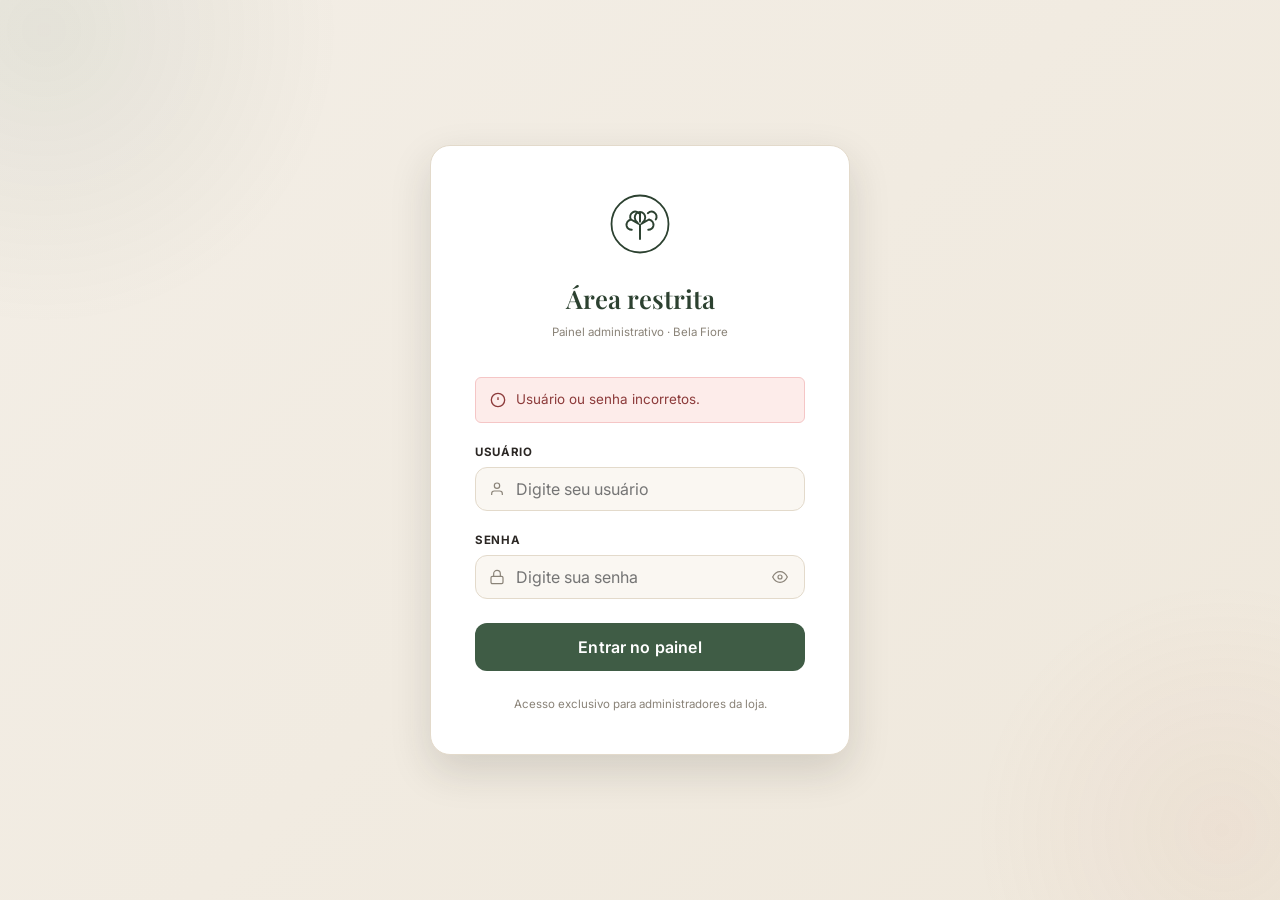
<file: admin/login.html>
<!DOCTYPE html>
<html lang="pt-BR">
<head>
  <meta charset="UTF-8">
  <meta name="viewport" content="width=device-width, initial-scale=1.0">
  <title>Acesso Restrito | Floricultura Bela Fiore</title>
  <meta name="robots" content="noindex, nofollow">
  <link rel="icon" href="data:,">
  <link rel="stylesheet" href="css/base.css">
  <link rel="stylesheet" href="css/login.css">
</head>
<body class="login-page">

  <div class="login-card" id="login-card">

    <!-- Header -->
    <div class="login-header">
      <svg class="login-logo" viewBox="0 0 40 40" fill="none">
        <circle cx="20" cy="20" r="19" stroke="currentColor" stroke-width="1.2"/>
        <path d="M20 12c2 0 3.5 1.7 3.5 3.7 0 1.4-.8 2.5-1.8 3.3
                 M20 12c-2 0-3.5 1.7-3.5 3.7 0 1.4.8 2.5 1.8 3.3
                 M20 12v6.5
                 M14 17c-1.1-1.7-.5-3.8 1.1-4.8 1.4-.9 3.1-.4 4.2.6
                 M14 17c-2 .4-3.3 2.3-2.9 4.3.4 1.5 1.8 2.5 3.4 2.5
                 M14 17l4.9 2.8
                 m11.6-2.8c1.1-1.7.5-3.8-1.1-4.8-1.4-.9-3.1-.4-4.2.6
                 M26 17c2 .4 3.3 2.3 2.9 4.3-.4 1.5-1.8 2.5-3.4 2.5
                 M26 17l-4.9 2.8M20 30v-9.5"
              stroke="currentColor" stroke-width="1.3" stroke-linecap="round"/>
      </svg>
      <h1 class="login-title">Área restrita</h1>
      <p class="login-subtitle">Painel administrativo · <span class="nome-loja">Bela Fiore</span></p>
    </div>

    <!-- Formulário -->
    <form class="login-form" id="login-form" novalidate autocomplete="off">

      <!-- Alerta de erro -->
      <div class="login-erro" id="login-erro" hidden role="alert" aria-live="polite">
        <svg viewBox="0 0 24 24" fill="none" stroke="currentColor" stroke-width="2">
          <circle cx="12" cy="12" r="10"/>
          <line x1="12" y1="8" x2="12" y2="12"/>
          <line x1="12" y1="16" x2="12.01" y2="16"/>
        </svg>
        <span id="login-erro-msg">Usuário ou senha incorretos.</span>
      </div>

      <!-- Usuário -->
      <div class="field">
        <label for="inp-usuario">Usuário</label>
        <div class="field-icon-wrap">
          <svg class="fi-left" viewBox="0 0 24 24" fill="none" stroke="currentColor" stroke-width="1.8">
            <path d="M20 21v-2a4 4 0 0 0-4-4H8a4 4 0 0 0-4 4v2"/>
            <circle cx="12" cy="7" r="4"/>
          </svg>
          <input
            type="text"
            id="inp-usuario"
            name="usuario"
            placeholder="Digite seu usuário"
            autocomplete="username"
            required
            aria-required="true"
          >
        </div>
      </div>

      <!-- Senha -->
      <div class="field">
        <label for="inp-senha">Senha</label>
        <div class="field-icon-wrap">
          <svg class="fi-left" viewBox="0 0 24 24" fill="none" stroke="currentColor" stroke-width="1.8">
            <rect x="3" y="11" width="18" height="11" rx="2"/>
            <path d="M7 11V7a5 5 0 0 1 10 0v4"/>
          </svg>
          <input
            type="password"
            id="inp-senha"
            name="senha"
            placeholder="Digite sua senha"
            autocomplete="current-password"
            required
            aria-required="true"
          >
          <button type="button" class="btn-olho" id="btn-ver-senha" aria-label="Mostrar senha">
            <svg id="icon-olho" viewBox="0 0 24 24" fill="none" stroke="currentColor" stroke-width="1.8">
              <path d="M1 12s4-8 11-8 11 8 11 8-4 8-11 8-11-8-11-8z"/>
              <circle cx="12" cy="12" r="3"/>
            </svg>
            <svg id="icon-olho-off" viewBox="0 0 24 24" fill="none" stroke="currentColor" stroke-width="1.8" style="display:none">
              <path d="M17.94 17.94A10.07 10.07 0 0 1 12 20c-7 0-11-8-11-8a18.45 18.45 0 0 1 5.06-5.94M9.9 4.24A9.12 9.12 0 0 1 12 4c7 0 11 8 11 8a18.5 18.5 0 0 1-2.16 3.19m-6.72-1.07a3 3 0 1 1-4.24-4.24"/>
              <line x1="1" y1="1" x2="23" y2="23"/>
            </svg>
          </button>
        </div>
      </div>

      <button type="submit" class="btn-entrar" id="btn-entrar">
        Entrar no painel
      </button>

    </form>

    <p class="login-note">Acesso exclusivo para administradores da loja.</p>

  </div>

  <script src="js/auth.js"></script>
  <script src="js/login.js"></script>
</body>
</html>
</file>
<file: css/global.css>
/* ====================================================================
   GLOBAL.CSS — Design Tokens, Reset, Tipografia Base
   Floricultura — Design System: delicadeza, sofisticação, confiança
   ==================================================================== */

/* ---------- Importação de fontes ---------- */
@import url('https://fonts.googleapis.com/css2?family=Playfair+Display:ital,wght@0,500;0,600;0,700;1,500&family=Inter:wght@400;500;600;700&display=swap');
@import url('https://fonts.googleapis.com/css2?family=Great+Vibes&family=Noto+Sans:ital,wght@0,100..900;1,100..900&display=swap');


@view-transition {
  navigation: auto;
}

::view-transition-groups(root) {
  animation-duration: 1s;
}

/* ---------- Design Tokens ---------- */
:root {
  /* Cores */
  --color-primary: #3F5C45;        /* verde-musgo */
  --color-primary-light: #7C9885;  /* verde-sálvia */
  --color-primary-dark: #ccc39dea;
    --color-primary-footer: #fff4d1;
  --color-secondary: #d45555;      /* terracota */
  --color-secondary-dark: #a53737;
  --color-accent: #D9A441;         /* dourado-areia */
  --color-text: #2B2724;           /* carvão quente */
  --color-text-muted: #8A8378;     /* cinza-areia */
  --color-bg: #313131;             /* off-white */
  --color-bg-alt: #F3EEE6;         /* off-white levemente mais escuro */
  --color-bg-deep: #EFE8DC;
  --color-white: #FFFFFF;
  --color-error: #8C3A3A;          /* vinho */
  --color-border: #E3DACB;

  /* Tipografia */
  --font-display: 'Playfair Display', Georgia, serif;
  --font-body: 'Inter', -apple-system, BlinkMacSystemFont, sans-serif;

  --fs-xs: 0.8rem;
  --fs-sm: 0.9rem;
  --fs-base: 1rem;
  --fs-md: 1.15rem;
  --fs-lg: 1.4rem;
  --fs-xl: 1.85rem;
  --fs-2xl: 2.5rem;
  --fs-3xl: 3.25rem;

  /* Espaçamentos */
  --space-xs: 4px;
  --space-sm: 8px;
  --space-md: 16px;
  --space-lg: 24px;
  --space-xl: 40px;
  --space-2xl: 64px;
  --space-3xl: 96px;

  /* Bordas */
  --radius-sm: 6px;
  --radius-md: 12px;
  --radius-lg: 20px;
  --radius-full: 999px;

  /* Sombras */
  --shadow-sm: 0 1px 3px rgba(43, 39, 36, 0.08);
  --shadow-md: 0 4px 16px rgba(43, 39, 36, 0.10);
  --shadow-lg: 0 16px 40px rgba(43, 39, 36, 0.14);

  /* Transições */
  --transition-fast: 0.18s ease;
  --transition-base: 0.28s cubic-bezier(0.4, 0, 0.2, 1);

  /* Largura máxima de conteúdo */
  --container-max: 1180px;

}

/* ---------- Reset ---------- */
*, *::before, *::after {
  box-sizing: border-box;
  margin: 0;
  padding: 0;
}

html {
  scroll-behavior: smooth;
}

@media (prefers-reduced-motion: reduce) {
  html {
    scroll-behavior: auto;
  }
  *, *::before, *::after {
    animation-duration: 0.01ms !important;
    animation-iteration-count: 1 !important;
    transition-duration: 0.01ms !important;
    scroll-behavior: auto !important;
  }
}

body {
  font-family: var(--font-body);
  font-size: var(--fs-base);
  color: var(--color-text);
  background-color: #fff5d8c9;
  line-height: 1.6;
  -webkit-font-smoothing: antialiased;
  min-height: 100vh;
  overflow-x: hidden;
}

img {
  max-width: 100%;
  display: block;
}

a {
  color: inherit;
  text-decoration: none;
}

ul, ol {
  list-style: none;
}

button {
  font-family: inherit;
  cursor: pointer;
  border: none;
  background: none;
}

input, select {
  font-family: inherit;
  font-size: inherit;
}

/* Foco visível para acessibilidade de teclado */
a:focus-visible,
button:focus-visible,
input:focus-visible,
select:focus-visible {
  outline: 2px solid var(--color-secondary);
  outline-offset: 3px;
  border-radius: var(--radius-sm);
}

/* ---------- Tipografia base ---------- */
h1, h2, h3, h4 {
  font-family: var(--font-display);
  color: var(--color-primary-dark);
  line-height: 1.2;
  font-weight: 600;
}

h1 { font-size: var(--fs-3xl); }
h2 { font-size: var(--fs-2xl); }
h3 { font-size: var(--fs-xl); }
h4 { font-size: var(--fs-md); }

p {
  color: var(--color-text);
}

.text-muted {
  color: var(--color-text-muted);
}

/* ---------- Utilitários de layout ---------- */
.container {
  width: 100%;
  max-width: var(--container-max);
  margin-inline: auto;
  padding-inline: var(--space-lg);
}

.section {
  padding-block: 40px;
}

.section--alt {
  background-color: var(--color-bg-alt);
}

.section-header {
  text-align: center;
  max-width: 640px;
  margin-inline: auto;
  margin-bottom: var(--space-2xl);
}

.eyebrow {
  display: inline-block;
  font-family: var(--font-body);
  font-size: var(--fs-xs);
  font-weight: 600;
  letter-spacing: 0.14em;
  text-transform: uppercase;
  color: var(--color-secondary-dark);
  margin-bottom: var(--space-sm);
}

.section-header h2 {
  margin-bottom: var(--space-sm);
}

.section-header p {
  color: var(--color-text-muted);
  font-size: var(--fs-md);
}

.text-center { text-align: center; }

.visually-hidden {
  position: absolute;
  width: 1px;
  height: 1px;
  overflow: hidden;
  clip: rect(0,0,0,0);
  white-space: nowrap;
}

/* ---------- Grid utilitário ---------- */
.grid {
  display: grid;
  gap: var(--space-xl);
}

.grid--2 { grid-template-columns: repeat(2, 1fr); }
.grid--3 { grid-template-columns: repeat(3, 1fr); }
.grid--4 { grid-template-columns: repeat(4, 1fr); }

@media (max-width: 980px) {
  .grid--4 { grid-template-columns: repeat(2, 1fr); }
  .grid--3 { grid-template-columns: repeat(2, 1fr); }
}

@media (max-width: 620px) {
  :root {
    --fs-3xl: 2.25rem;
    --fs-2xl: 1.85rem;
    --fs-xl: 1.4rem;
    --space-3xl: 56px;
    --space-2xl: 40px;
  }
  .grid--4, .grid--3, .grid--2 {
    grid-template-columns: 1fr;
  }
}
</file>
<file: css/components.css>
/* ====================================================================
   COMPONENTS.CSS — Navbar, Footer, Botões, Cards, Badges
   ==================================================================== */

/* ---------- Botões ---------- */
.btn {
  display: inline-flex;
  align-items: center;
  justify-content: center;
  gap: var(--space-sm);
  padding: 13px 28px;
  font-size: var(--fs-sm);
  font-weight: 600;
  letter-spacing: 0.01em;
  border-radius: var(--radius-full);
  transition: transform var(--transition-fast), box-shadow var(--transition-fast), background-color var(--transition-fast);
  white-space: nowrap;
}

.nome-loja {
  font-family: "Great Vibes", cursive;
  font-weight: 400;
  font-style: normal;
}

.btn svg {
  width: 18px;
  height: 18px;
  flex-shrink: 0;
}

.btn--primary {
  background-color: var(--color-secondary);
  color: var(--color-white);
  box-shadow: var(--shadow-sm);
}

.btn--primary:hover {
  background-color: var(--color-secondary-dark);
  box-shadow: var(--shadow-md);
  transform: translateY(-2px);
}

.btn--secondary {
  background-color: transparent;
  color: var(--color-primary);
  border: 1.5px solid var(--color-primary);
}

.btn--secondary:hover {
  background-color: var(--color-primary);
  color: var(--color-white);
}

.btn--block {
  width: 100%;
}

.btn--lg {
  padding: 16px 36px;
  font-size: var(--fs-base);
}

.btn--sm {
  padding: 9px 18px;
  font-size: var(--fs-xs);
}

.btn--ghost {
  background-color: var(--color-bg-deep);
  color: var(--color-primary-dark);
}

.btn--ghost:hover {
  background-color: var(--color-border);
}

.btn:disabled {
  background-color: var(--color-border) !important;
  color: var(--color-text-muted) !important;
  border-color: var(--color-border) !important;
  cursor: not-allowed;
  box-shadow: none !important;
  transform: none !important;
}

/* ---------- Navbar ---------- */
.navbar {
  position: sticky;
  top: 0;
  z-index: 100;
  background-color: #f8efd3;
  backdrop-filter: blur(8px);
  border-bottom: 1px solid transparent;
  transition: border-color var(--transition-base), box-shadow var(--transition-base);
}

.navbar.is-scrolled {
  border-bottom-color: var(--color-border);
  box-shadow: var(--shadow-sm);
}

.navbar__inner {
  display: flex;
  align-items: center;
  justify-content: space-between;
  padding-block: var(--space-md);
  gap: var(--space-lg);
}

.navbar__logo {
  display: flex;
  align-items: center;
  gap: var(--space-sm);
  font-family: var(--font-display);
  font-size: var(--fs-lg);
  font-weight: 700;
  color: var(--color-primary-dark);
}

.navbar__logo .logo-mark {
  width: 40px;
  height: 40px;
  flex-shrink: 0;
  border-radius: 30%;
  transform: scale(2.5); /* Dá um zoom de 20% na imagem */ 
  margin-left: 40px;
}

.navbar__links {
  display: flex;
  align-items: center;
  gap: var(--space-xl);
}

.navbar__links a {
  font-size: var(--fs-sm);
  font-weight: 500;
  color: var(--color-text);
  position: relative;
  padding-block: 4px;
  transition: color var(--transition-fast);
}

.navbar__links a::after {
  content: '';
  position: absolute;
  left: 0;
  bottom: -2px;
  width: 0;
  height: 1.5px;
  background-color: var(--color-secondary);
  transition: width var(--transition-base);
}

.navbar__links a:hover,
.navbar__links a[aria-current="page"] {
  color: var(--color-primary-dark);
}

.navbar__links a:hover::after,
.navbar__links a[aria-current="page"]::after {
  width: 100%;
}

.navbar__actions {
  display: flex;
  align-items: center;
  gap: var(--space-md);
}

.navbar__toggle {
  display: none;
  flex-direction: column;
  gap: 5px;
  padding: 6px;
}

.navbar__toggle span {
  display: block;
  width: 24px;
  height: 2px;
  background-color: var(--color-primary-dark);
  transition: transform var(--transition-fast), opacity var(--transition-fast);
}

@media (max-width: 860px) {
  .navbar__links {
    position: absolute;
    top: 100%;
    left: 0;
    right: 0;
    bottom: auto;
    max-height: calc(100vh - 100%);
    overflow-y: auto;
    z-index: 110;
    flex-direction: column;
    background-color: var(--color-primary-footer);
    padding: var(--space-xl) var(--space-lg);
    gap: var(--space-lg);
    transform: translateY(-12px);
    opacity: 0;
    visibility: hidden;
    box-shadow: var(--shadow-md);
    transition: opacity var(--transition-base), transform var(--transition-base), visibility var(--transition-base);
  }

  .navbar__links.is-open {
    transform: translateY(0);
    opacity: 1;
    visibility: visible;
  }

  .navbar__toggle {
    display: flex;
  }

  .navbar__toggle.is-active span:nth-child(1) {
    transform: translateY(7px) rotate(45deg);
  }
  .navbar__toggle.is-active span:nth-child(2) {
    opacity: 0;
  }
  .navbar__toggle.is-active span:nth-child(3) {
    transform: translateY(-7px) rotate(-45deg);
  }

  .navbar__actions .btn span.btn-label {
    display: none;
  }
}

/* ---------- Card de Produto ---------- */
.product-card {
  display: flex;
  flex-direction: column;
  background-color: var(--color-white);
  border-radius: var(--radius-md);
  overflow: hidden;
  box-shadow: var(--shadow-sm);
  transition: transform var(--transition-base), box-shadow var(--transition-base);
}

.product-card:hover {
  transform: translateY(-6px);
  box-shadow: var(--shadow-md);
}

.product-card__image-wrap {
  position: relative;
  aspect-ratio: 1 / 1;
  overflow: hidden;
  background-color: var(--color-bg-alt);
}

.product-card__image-wrap img {
  width: 100%;
  height: 100%;
  object-fit: cover;
  transition: transform 0.5s ease;
}

.product-card:hover .product-card__image-wrap img {
  transform: scale(1.06);
}

.product-card__code {
  position: absolute;
  top: var(--space-sm);
  left: var(--space-sm);
  font-size: 0.68rem;
  font-weight: 600;
  letter-spacing: 0.06em;
  color: var(--color-primary-dark);
  background-color: rgba(250, 247, 242, 0.88);
  padding: 3px 8px;
  border-radius: var(--radius-sm);
}

.product-card__category {
  position: absolute;
  bottom: var(--space-sm);
  left: var(--space-sm);
  font-size: 0.7rem;
  font-weight: 600;
  color: var(--color-white);
  background-color: #a53737;
  padding: 3px 10px;
  border-radius: var(--radius-full);
}

.product-card__body {
  padding: var(--space-md) var(--space-md) var(--space-lg);
  display: flex;
  flex-direction: column;
  gap: 6px;
  flex: 1;
}

.product-card__name {
  font-family: var(--font-display);
  font-size: var(--fs-md);
  font-weight: 600;
  color: var(--color-text);
}

.product-card__desc {
  font-size: var(--fs-xs);
  color: var(--color-text-muted);
  flex: 1;
}

.product-card__footer {
  display: flex;
  align-items: center;
  justify-content: space-between;
  margin-top: var(--space-sm);
  gap: var(--space-sm);
}

.product-card__price {
  font-family: var(--font-body);
  font-weight: 700;
  font-size: var(--fs-md);
  color: var(--color-primary-dark);
}

.product-card__price small {
  font-weight: 500;
  font-size: var(--fs-xs);
  color: var(--color-text-muted);
}

.product-card__whatsapp {
  display: inline-flex;
  align-items: center;
  justify-content: center;
  width: 38px;
  height: 38px;
  border-radius: var(--radius-full);
  background-color: var(--color-secondary);
  color: var(--color-white);
  flex-shrink: 0;
  transition: background-color var(--transition-fast), transform var(--transition-fast);
}

.product-card__whatsapp:hover {
  background-color: var(--color-secondary-dark);
  transform: scale(1.08);
}

.product-card__whatsapp svg {
  width: 18px;
  height: 18px;
}

.product-card__add-cart:disabled {
  background-color: var(--color-border);
  color: var(--color-text-muted);
  cursor: not-allowed;
  pointer-events: none;
}

.product-card__add-cart.is-added {
  background-color: var(--color-primary);
}

.product-card__link {
  position: absolute;
  inset: 0;
  z-index: 1;
}

.product-card {
  position: relative;
}

.product-card__footer {
  position: relative;
  z-index: 2;
}

.product-card__code,
.product-card__category {
  z-index: 2;
}

/* ---------- Badge indisponível ---------- */
.badge-indisponivel {
  position: absolute;
  inset: 0;
  background-color: rgba(43, 39, 36, 0.55);
  display: flex;
  align-items: center;
  justify-content: center;
  color: var(--color-white);
  font-weight: 600;
  font-size: var(--fs-sm);
  letter-spacing: 0.04em;
  z-index: 2;
}

/* ---------- WhatsApp Float Button (mobile) ---------- */
.whatsapp-float {
  position: fixed;
  bottom: var(--space-lg);
  right: var(--space-lg);
  width: 56px;
  height: 56px;
  border-radius: 50%;
  background-color: var(--color-secondary);
  color: var(--color-white);
  display: none;
  align-items: center;
  justify-content: center;
  box-shadow: var(--shadow-lg);
  z-index: 90;
  transition: transform var(--transition-fast);
}

.whatsapp-float:hover {
  transform: scale(1.08);
}

.whatsapp-float svg {
  width: 26px;
  height: 26px;
}

@media (max-width: 860px) {
  .whatsapp-float {
    display: flex;
  }
}

/* ---------- Footer ---------- */
.site-footer {
  background-color: var(--color-primary-footer);
  color: var(--color-bg);
  padding-block: var(--space-2xl) var(--space-lg);
}

.site-footer a {
  color: var(--color-bg);
  opacity: 0.85;
  transition: opacity var(--transition-fast);
}

.site-footer a:hover {
  opacity: 1;
}

.footer__grid {
  display: grid;
  grid-template-columns: 1.4fr 1fr 1fr;
  gap: var(--space-2xl);
  padding-bottom: var(--space-2xl);
}

.footer__brand .navbar__logo {
  color: var(--color-bg);
  margin-bottom: var(--space-sm);
}

.footer__brand p {
  color: var(--color-bg);
  opacity: 0.75;
  font-size: var(--fs-sm);
  max-width: 280px;
}

.footer__heading {
  font-family: var(--font-body);
  font-size: var(--fs-xs);
  font-weight: 700;
  letter-spacing: 0.1em;
  text-transform: uppercase;
  margin-bottom: var(--space-md);
  opacity: 0.65;
}

.footer__links li {
  margin-bottom: var(--space-sm);
}

.footer__links a {
  font-size: var(--fs-sm);
}

.footer__contact li {
  display: flex;
  align-items: flex-start;
  gap: var(--space-sm);
  margin-bottom: var(--space-md);
  font-size: var(--fs-sm);
}

.footer__contact svg {
  width: 18px;
  height: 18px;
  flex-shrink: 0;
  margin-top: 2px;
  opacity: 0.8;
}

.footer__social {
  display: flex;
  gap: var(--space-sm);
  margin-top: var(--space-md);
}

.footer__social a {
  width: 36px;
  height: 36px;
  border-radius: 50%;
  border: 1px solid rgba(250, 247, 242, 0.35);
  display: flex;
  align-items: center;
  justify-content: center;
  transition: background-color var(--transition-fast), border-color var(--transition-fast);
}

.footer__social a:hover {
  background-color: rgba(250, 247, 242, 0.12);
  border-color: rgba(250, 247, 242, 0.6);
}

.footer__social svg {
  width: 16px;
  height: 16px;
}

.footer__bottom {
  border-top: 1px solid rgba(250, 247, 242, 0.15);
  padding-top: var(--space-lg);
  display: flex;
  justify-content: space-between;
  align-items: center;
  font-size: var(--fs-xs);
  opacity: 0.65;
  flex-wrap: wrap;
  gap: var(--space-sm);
}

@media (max-width: 860px) {
  .footer__grid {
    grid-template-columns: 1fr;
    gap: var(--space-xl);
  }
}

/* ---------- CTA Final (usado em Home e Sobre) ---------- */
.cta-final {
  background-color: var(--color-primary-dark);
  border-radius: var(--radius-lg);
  margin-inline: var(--space-lg);
  padding: var(--space-2xl) var(--space-xl);
  text-align: center;
  position: relative;
  overflow: hidden;
}

.cta-final::before {
  content: '';
  position: absolute;
  top: -40%;
  right: -10%;
  width: 320px;
  height: 320px;
  border-radius: 50%;
  background-color: rgba(217, 164, 65, 0.12);
}

.cta-final__inner {
  position: relative;
  z-index: 1;
  max-width: 520px;
  margin-inline: auto;
}

.cta-final h2 {
  color: var(--color-bg);
  margin-bottom: var(--space-sm);
}

.cta-final p {
  color: var(--color-bg);
  opacity: 0.8;
  margin-bottom: var(--space-xl);
}

/* ---------- Tag/Chip de categoria (usado no catálogo) ---------- */
.chip {
  display: inline-flex;
  align-items: center;
  padding: 8px 18px;
  border-radius: var(--radius-full);
  border: 1px solid var(--color-border);
  background-color: var(--color-white);
  font-size: var(--fs-sm);
  font-weight: 500;
  color: var(--color-text);
  transition: all var(--transition-fast);
}

.chip:hover {
  border-color: var(--color-primary-light);
}

.chip.is-active {
  background-color: var(--color-primary);
  border-color: var(--color-primary);
  color: var(--color-white);
}

/* ---------- Card de Categoria (Home) ---------- */
.category-card {
  display: flex;
  flex-direction: column;
  align-items: center;
  gap: var(--space-md);
  text-align: center;
  padding: var(--space-xl) var(--space-md);
  border-radius: var(--radius-lg);
  background-color: var(--color-white);
  box-shadow: var(--shadow-sm);
  transition: transform var(--transition-base), box-shadow var(--transition-base);
}

.category-card:hover {
  transform: translateY(-5px);
  box-shadow: var(--shadow-md);
}

.category-card__icon {
  width: 56px;
  height: 56px;
  display: flex;
  align-items: center;
  justify-content: center;
  border-radius: 50%;
  background-color: var(--color-bg-alt);
  color: var(--color-primary);
}

.category-card__icon svg {
  width: 28px;
  height: 28px;
}

.category-card__name {
  font-family: var(--font-display);
  font-weight: 600;
  font-size: var(--fs-md);
  color: var(--color-text);
}

.category-card__count {
  font-size: var(--fs-xs);
  color: var(--color-text-muted);
}
</file>
<file: css/carrinho.css>
/* ====================================================================
   CARRINHO.CSS — Drawer lateral, itens, etapa de checkout
   ==================================================================== */

body.no-scroll {
  overflow: hidden;
}

/* ---------- Botão de carrinho na navbar ---------- */
.cart-trigger {
  position: relative;
  display: inline-flex;
  align-items: center;
  justify-content: center;
  width: 40px;
  height: 40px;
  border-radius: 50%;
  color: var(--color-primary-dark);
  transition: background-color var(--transition-fast);
}

.cart-trigger:hover {
  background-color: var(--color-bg-deep);
}

.cart-trigger svg {
  width: 21px;
  height: 21px;
}

.cart-trigger__badge {
  position: absolute;
  top: -2px;
  right: -2px;
  min-width: 18px;
  height: 18px;
  padding: 0 4px;
  border-radius: var(--radius-full);
  background-color: var(--color-secondary);
  color: var(--color-white);
  font-size: 0.66rem;
  font-weight: 700;
  display: none;
  align-items: center;
  justify-content: center;
}

/* ---------- Overlay ---------- */
.cart-overlay {
  position: fixed;
  inset: 0;
  background-color: rgba(43, 39, 36, 0.45);
  z-index: 150;
  opacity: 0;
  visibility: hidden;
  transition: opacity var(--transition-base), visibility var(--transition-base);
}

.cart-overlay.is-open {
  opacity: 1;
  visibility: visible;
}

/* ---------- Drawer ---------- */
.cart-drawer {
  position: fixed;
  top: 0;
  right: 0;
  bottom: 0;
  width: min(420px, 100vw);
  background-color: var(--color-primary-footer);
  z-index: 160;
  display: flex;
  flex-direction: column;
  transform: translateX(100%);
  transition: transform var(--transition-base);
  box-shadow: var(--shadow-lg);
}

.cart-drawer.is-open {
  transform: translateX(0);
}

.cart-drawer__header {
  display: flex;
  align-items: center;
  justify-content: space-between;
  padding: var(--space-lg);
  border-bottom: 1px solid var(--color-border);
  flex-shrink: 0;
}

.cart-drawer__header h2 {
  font-size: var(--fs-lg);
}

.cart-drawer__close {
  width: 36px;
  height: 36px;
  border-radius: 50%;
  display: flex;
  align-items: center;
  justify-content: center;
  color: var(--color-text-muted);
  transition: background-color var(--transition-fast);
}

.cart-drawer__close:hover {
  background-color: var(--color-bg-deep);
}

.cart-drawer__close svg {
  width: 20px;
  height: 20px;
}

/* ---------- View: Lista de itens ---------- */
.cart-view {
  display: flex;
  flex-direction: column;
  flex: 1;
  min-height: 0;
}

#cart-view-checkout {
  display: none;
}

.cart-items-list {
  flex: 1;
  overflow-y: auto;
  padding: var(--space-md) var(--space-lg);
  display: flex;
  flex-direction: column;
  gap: var(--space-md);
}

.cart-empty-state {
  flex: 1;
  display: flex;
  flex-direction: column;
  align-items: center;
  justify-content: center;
  gap: var(--space-md);
  padding: var(--space-xl);
  text-align: center;
  color: var(--color-text-muted);
}

.cart-empty-state svg {
  width: 56px;
  height: 56px;
  color: var(--color-border);
}

.cart-empty-state p {
  font-size: var(--fs-sm);
  color: var(--color-text-muted);
}

/* ---------- Item do carrinho ---------- */
.cart-item {
  display: flex;
  gap: var(--space-md);
  align-items: center;
  padding-bottom: var(--space-md);
  border-bottom: 1px solid var(--color-border);
}

.cart-item:last-child {
  border-bottom: none;
}

.cart-item__image {
  width: 64px;
  height: 64px;
  border-radius: var(--radius-sm);
  overflow: hidden;
  flex-shrink: 0;
  background-color: var(--color-bg-alt);
}

.cart-item__image img {
  width: 100%;
  height: 100%;
  object-fit: cover;
}

.cart-item__info {
  flex: 1;
  display: flex;
  flex-direction: column;
  gap: 4px;
  min-width: 0;
}

.cart-item__name {
  font-size: var(--fs-sm);
  font-weight: 600;
  color: var(--color-text);
  overflow: hidden;
  text-overflow: ellipsis;
  white-space: nowrap;
}

.cart-item__price {
  font-size: var(--fs-xs);
  color: var(--color-text-muted);
}

.cart-item__qty {
  display: flex;
  align-items: center;
  gap: var(--space-sm);
  margin-top: 2px;
}

.cart-item__qty-btn {
  width: 24px;
  height: 24px;
  border-radius: 50%;
  border: 1px solid var(--color-border);
  display: flex;
  align-items: center;
  justify-content: center;
  font-size: var(--fs-sm);
  color: var(--color-primary-dark);
  transition: background-color var(--transition-fast);
}

.cart-item__qty-btn:hover {
  background-color: var(--color-bg-deep);
}

.cart-item__qty-value {
  font-size: var(--fs-sm);
  font-weight: 600;
  min-width: 16px;
  text-align: center;
}

.cart-item__remove {
  color: var(--color-text-muted);
  flex-shrink: 0;
  width: 32px;
  height: 32px;
  border-radius: 50%;
  display: flex;
  align-items: center;
  justify-content: center;
  transition: background-color var(--transition-fast), color var(--transition-fast);
}

.cart-item__remove:hover {
  background-color: var(--color-bg-deep);
  color: var(--color-error);
}

.cart-item__remove svg {
  width: 17px;
  height: 17px;
}

/* ---------- Resumo + ação ---------- */
.cart-summary {
  flex-shrink: 0;
  padding: var(--space-lg);
  border-top: 1px solid var(--color-border);
  background-color: var(--color-bg-alt);
}

.cart-summary__row {
  display: flex;
  justify-content: space-between;
  align-items: baseline;
  margin-bottom: var(--space-md);
}

.cart-summary__row span:first-child {
  font-size: var(--fs-sm);
  color: var(--color-text-muted);
}

.cart-summary__row strong {
  font-family: var(--font-body);
  font-size: var(--fs-xl);
  color: var(--color-primary-dark);
}

/* ---------- View: Checkout ---------- */
.checkout-form {
  flex: 1;
  overflow-y: auto;
  padding: var(--space-lg);
  display: flex;
  flex-direction: column;
  gap: var(--space-md);
}

.checkout-back {
  display: inline-flex;
  align-items: center;
  gap: 6px;
  font-size: var(--fs-xs);
  font-weight: 600;
  color: var(--color-text-muted);
  margin-bottom: var(--space-sm);
  align-self: flex-start;
  transition: color var(--transition-fast);
}

.checkout-back:hover {
  color: var(--color-primary-dark);
}

.checkout-back svg {
  width: 14px;
  height: 14px;
}

.checkout-order-summary {
  background-color: var(--color-bg-alt);
  border-radius: var(--radius-md);
  padding: var(--space-md);
  font-size: var(--fs-xs);
  color: var(--color-text-muted);
  margin-bottom: var(--space-sm);
}

.checkout-order-summary strong {
  display: block;
  color: var(--color-text);
  font-size: var(--fs-sm);
  margin-bottom: 4px;
}

.form-field {
  display: flex;
  flex-direction: column;
  gap: 6px;
}

.form-field label {
  font-size: var(--fs-xs);
  font-weight: 600;
  color: var(--color-text);
}

.form-field input,
.form-field select,
.form-field textarea {
  padding: 11px 14px;
  border-radius: var(--radius-sm);
  border: 1px solid var(--color-border);
  background-color: var(--color-white);
  font-size: var(--fs-sm);
  color: var(--color-text);
  font-family: var(--font-body);
  transition: border-color var(--transition-fast);
}

.form-field input:focus,
.form-field select:focus,
.form-field textarea:focus {
  outline: none;
  border-color: var(--color-primary-light);
}

.form-field textarea {
  resize: vertical;
  min-height: 70px;
}

.form-field select {
  appearance: none;
  background-image: url("data:image/svg+xml,%3Csvg xmlns='http://www.w3.org/2000/svg' viewBox='0 0 24 24' fill='none' stroke='%238A8378' stroke-width='2'%3E%3Cpath d='m6 9 6 6 6-6'/%3E%3C/svg%3E");
  background-repeat: no-repeat;
  background-position: right 12px center;
  background-size: 16px;
  padding-right: 36px;
}

.checkout-submit-wrap {
  flex-shrink: 0;
  padding: var(--space-lg);
  border-top: 1px solid var(--color-border);
  background-color: var(--color-bg-alt);
}

@media (max-width: 480px) {
  .cart-drawer {
    width: 100vw;
  }
}
</file>
<file: css/home.css>
/* ====================================================================
   HOME.CSS — Hero, Categorias, Destaques, Benefícios, Depoimentos, CTA
   ==================================================================== */

/* ---------- Hero ---------- */
.hero {
  position: relative;
  padding-block: var(--space-3xl) calc(var(--space-3xl) + var(--space-lg));
  overflow: hidden;
  padding-top: 0px;
  padding-bottom: 0px;
}

.hero__bg {
  inset: 0;
  z-index: 0;
  width: 100%;
  height: 80%
}

.hero__bg img {
  width: 100%;
  height: 80%;
  object-fit: cover;
}

.hero__bg::after {
  content: '';
  position: absolute;
  inset: 0;

}

.hero__content {
  position: relative;
  z-index: 1;
  max-width: 560px;
}

.hero__eyebrow {
  display: inline-flex;
  align-items: center;
  gap: 8px;
  font-size: var(--fs-xs);
  font-weight: 600;
  letter-spacing: 0.14em;
  text-transform: uppercase;
  color: var(--color-secondary-dark);
  margin-bottom: var(--space-md);
}

.hero__eyebrow::before {
  content: '';
  width: 28px;
  height: 1.5px;
  background-color: var(--color-secondary-dark);
}

.hero h1 {
  font-size: var(--fs-3xl);
  font-style: italic;
  font-weight: 600;
  color: var(--color-primary-dark);
  margin-bottom: var(--space-lg);
}

.hero h1 em {
  font-style: normal;
  color: var(--color-secondary);
}

.hero p.hero__lead {
  font-size: var(--fs-md);
  color: var(--color-text-muted);
  margin-bottom: var(--space-xl);
  max-width: 460px;
}

.hero__actions {
  display: flex;
  gap: var(--space-md);
  flex-wrap: wrap;
}

.hero__stats {
  display: flex;
  gap: var(--space-2xl);
  margin-top: var(--space-2xl);
  padding-top: var(--space-xl);
  border-top: 1px solid var(--color-border);
}

.hero__stat strong {
  display: block;
  font-family: var(--font-display);
  font-size: var(--fs-xl);
  color: var(--color-primary-dark);
}

.hero__stat span {
  font-size: var(--fs-xs);
  color: var(--color-text-muted);
}

@media (max-width: 860px) {
  .hero__content {
    max-width: 100%;
  }
  .hero__stats {
    gap: var(--space-xl);
  }
}

/* ---------- Categorias ---------- */
.categories__grid {
  grid-template-columns: repeat(4, 1fr);
}

/* ---------- Destaques (produtos) ---------- */
.section__header-row {
  display: flex;
  align-items: flex-end;
  justify-content: space-between;
  margin-bottom: var(--space-2xl);
  gap: var(--space-md);
}

.section__header-row .section-header {
  margin-bottom: 0;
  text-align: left;
  max-width: 480px;
}

/* ---------- Benefícios ---------- */
.benefits__grid {
  grid-template-columns: repeat(3, 1fr);
}

.benefit-item {
  display: flex;
  gap: var(--space-md);
  align-items: flex-start;
}

.benefit-item__icon {
  width: 48px;
  height: 48px;
  flex-shrink: 0;
  border-radius: 50%;
  background-color: var(--color-white);
  display: flex;
  align-items: center;
  justify-content: center;
  color: var(--color-secondary);
  box-shadow: var(--shadow-sm);
}

.benefit-item__icon svg {
  width: 22px;
  height: 22px;
}

.benefit-item h3 {
  font-size: var(--fs-md);
  margin-bottom: 4px;
}

.benefit-item p {
  font-size: var(--fs-sm);
  color: var(--color-text-muted);
}

/* ---------- Depoimentos ---------- */
.testimonials__grid {
  grid-template-columns: repeat(3, 1fr);
}

.testimonial-card {
  background-color: var(--color-white);
  border-radius: var(--radius-md);
  padding: var(--space-xl) var(--space-lg);
  box-shadow: var(--shadow-sm);
}

.testimonial-card__stars {
  color: var(--color-accent);
  font-size: var(--fs-sm);
  margin-bottom: var(--space-md);
  letter-spacing: 2px;
}

.testimonial-card p.testimonial-card__quote {
  font-family: var(--font-display);
  font-style: italic;
  font-size: var(--fs-md);
  color: var(--color-text);
  margin-bottom: var(--space-lg);
  line-height: 1.5;
}

.testimonial-card__author {
  display: flex;
  align-items: center;
  gap: var(--space-sm);
}

.testimonial-card__avatar {
  width: 38px;
  height: 38px;
  border-radius: 50%;
  background-color: var(--color-bg-alt);
  display: flex;
  align-items: center;
  justify-content: center;
  font-family: var(--font-display);
  font-weight: 700;
  color: var(--color-primary);
  font-size: var(--fs-sm);
}

.testimonial-card__author strong {
  display: block;
  font-size: var(--fs-sm);
}

.testimonial-card__author span {
  font-size: var(--fs-xs);
  color: var(--color-text-muted);
}

@media (max-width: 980px) {
  .categories__grid,
  .benefits__grid,
  .testimonials__grid {
    grid-template-columns: repeat(2, 1fr);
  }
}

@media (max-width: 620px) {
  .categories__grid,
  .benefits__grid,
  .testimonials__grid {
    grid-template-columns: 1fr;
  }
  .section__header-row {
    flex-direction: column;
    align-items: flex-start;
  }
  .hero__actions {
    flex-direction: column;
  }
  .hero__actions .btn {
    width: 100%;
  }
}


.category-card__icon-grid {
  width: 180px;
  height: 180px;
  border-radius: 24px;
  overflow: hidden;
  display: grid;
  grid-template-columns: repeat(2, 1fr);
  grid-template-rows: repeat(2, 1fr);
}

.category-card__icon-grid img {
  width: 90px;
  height: 90px;
  object-fit: cover;
  display: block;
}
</file>
<file: admin/css/base.css>
/* ================================================================
   base.css — Design tokens + reset compartilhado
   Mantém consistência visual entre login.html e index.html
   ================================================================ */

@import url('https://fonts.googleapis.com/css2?family=Playfair+Display:wght@500;600;700&family=Inter:wght@400;500;600;700&display=swap');

/* ── Tokens ────────────────────────────────────────────────────── */
:root {
  /* Paleta (idêntica ao site público) */
  --c-primary:       #3F5C45;
  --c-primary-lt:    #7C9885;
  --c-primary-dk:    #2C4130;
  --c-secondary:     #C97C5D;
  --c-secondary-dk:  #B36647;
  --c-accent:        #D9A441;
  --c-text:          #2B2724;
  --c-text-muted:    #8A8378;
  --c-bg:            #FAF7F2;
  --c-bg-alt:        #F3EEE6;
  --c-bg-deep:       #EFE8DC;
  --c-white:         #FFFFFF;
  --c-border:        #E3DACB;
  --c-success:       #2E7D4F;
  --c-success-bg:    #E8F5EC;
  --c-error:         #8C3A3A;
  --c-error-bg:      #FDECEA;
  --c-warning:       #92600A;
  --c-warning-bg:    #FEF3CD;

  /* Tipografia */
  --font-display: 'Playfair Display', Georgia, serif;
  --font-body:    'Inter', -apple-system, sans-serif;
  --fs-xs:   .72rem;
  --fs-sm:   .84rem;
  --fs-base: 1rem;
  --fs-md:   1.1rem;
  --fs-lg:   1.3rem;
  --fs-xl:   1.6rem;
  --fs-2xl:  2rem;

  /* Espaçamento */
  --sp-xs:  4px;
  --sp-sm:  8px;
  --sp-md:  16px;
  --sp-lg:  24px;
  --sp-xl:  40px;

  /* Bordas */
  --r-sm:   6px;
  --r-md:   12px;
  --r-lg:   20px;
  --r-full: 999px;

  /* Sombras */
  --sh-sm: 0 1px 4px rgba(43,39,36,.08);
  --sh-md: 0 4px 16px rgba(43,39,36,.10);
  --sh-lg: 0 16px 40px rgba(43,39,36,.15);

  /* Transição */
  --tr: .2s cubic-bezier(.4,0,.2,1);
}

/* ── Reset ──────────────────────────────────────────────────────── */
*, *::before, *::after { box-sizing: border-box; margin: 0; padding: 0; }
html { scroll-behavior: smooth; }

body {
  font-family: var(--font-body);
  font-size:   var(--fs-base);
  color:       var(--c-text);
  background:  var(--c-bg-alt);
  line-height: 1.6;
  -webkit-font-smoothing: antialiased;
  overflow-x: hidden;
}

img  { max-width: 100%; display: block; }
ul   { list-style: none; }
a    { text-decoration: none; color: inherit; }

button, input, select, textarea {
  font-family: inherit;
  font-size:   inherit;
}
button { cursor: pointer; border: none; background: none; }

/* ── Foco acessível ─────────────────────────────────────────────── */
:focus-visible {
  outline: 2px solid var(--c-secondary);
  outline-offset: 3px;
  border-radius: var(--r-sm);
}

/* ── Botões base ────────────────────────────────────────────────── */
.btn {
  display: inline-flex;
  align-items: center;
  gap: 8px;
  padding: 10px 20px;
  border-radius: var(--r-md);
  font-size: var(--fs-sm);
  font-weight: 600;
  transition: var(--tr);
  white-space: nowrap;
  cursor: pointer;
}
.btn svg { width: 16px; height: 16px; flex-shrink: 0; }

.btn--primary {
  background: var(--c-primary);
  color: var(--c-white);
  border: 1.5px solid var(--c-primary);
}
.btn--primary:hover { background: var(--c-primary-dk); border-color: var(--c-primary-dk); }

.btn--secondary {
  background: var(--c-white);
  color: var(--c-text);
  border: 1.5px solid var(--c-border);
}
.btn--secondary:hover { border-color: var(--c-primary-lt); color: var(--c-primary-dk); }

.btn--danger {
  background: var(--c-error-bg);
  color: var(--c-error);
  border: 1.5px solid #f5c6c6;
}
.btn--danger:hover { background: #f8d0d0; }

.btn--ghost {
  color: var(--c-text-muted);
  border: 1.5px solid transparent;
}
.btn--ghost:hover { background: var(--c-bg-deep); color: var(--c-text); }

.btn:disabled {
  opacity: .5;
  cursor: not-allowed;
  pointer-events: none;
}

.btn--block { width: 100%; justify-content: center; }
.btn--lg    { padding: 13px 24px; font-size: var(--fs-base); }
.btn--sm    { padding: 6px 14px;  font-size: var(--fs-xs);   }

/* ── Toggle switch ──────────────────────────────────────────────── */
.toggle-switch {
  position: relative;
  display: inline-flex;
  align-items: center;
  cursor: pointer;
}
.toggle-switch input {
  position: absolute;
  opacity: 0;
  width: 0;
  height: 0;
}
.toggle-track {
  width: 44px;
  height: 24px;
  background: var(--c-border);
  border-radius: var(--r-full);
  transition: background var(--tr);
  position: relative;
}
.toggle-thumb {
  position: absolute;
  top: 3px;
  left: 3px;
  width: 18px;
  height: 18px;
  border-radius: 50%;
  background: var(--c-white);
  box-shadow: var(--sh-sm);
  transition: transform var(--tr);
}
.toggle-switch input:checked + .toggle-track { background: var(--c-primary); }
.toggle-switch input:checked + .toggle-track .toggle-thumb { transform: translateX(20px); }
.toggle-switch input:focus-visible + .toggle-track {
  outline: 2px solid var(--c-secondary);
  outline-offset: 2px;
}

/* ── Modais ─────────────────────────────────────────────────────── */
.modal {
  display: none;
  position: fixed;
  inset: 0;
  background: rgba(43,39,36,.45);
  z-index: 300;
  align-items: center;
  justify-content: center;
  padding: 20px;
}
.modal.is-open { display: flex; }

.modal-box {
  background: var(--c-white);
  border-radius: var(--r-lg);
  box-shadow: var(--sh-lg);
  width: 100%;
  max-width: 560px;
  max-height: 90vh;
  display: flex;
  flex-direction: column;
  animation: modalIn .22s ease;
}
.modal-box--sm { max-width: 400px; }
.modal-box--lg { max-width: 720px; }

@keyframes modalIn {
  from { opacity: 0; transform: translateY(-16px) scale(.97); }
  to   { opacity: 1; transform: translateY(0)     scale(1);   }
}

.modal-header {
  display: flex;
  align-items: center;
  justify-content: space-between;
  padding: 20px 24px;
  border-bottom: 1px solid var(--c-border);
  flex-shrink: 0;
}
.modal-title {
  font-family: var(--font-display);
  font-size: var(--fs-lg);
  font-weight: 600;
  color: var(--c-primary-dk);
}
.modal-close {
  width: 32px;
  height: 32px;
  border-radius: 50%;
  display: flex;
  align-items: center;
  justify-content: center;
  color: var(--c-text-muted);
  font-size: 1.3rem;
  transition: var(--tr);
}
.modal-close:hover { background: var(--c-bg-deep); color: var(--c-text); }

.modal-body {
  flex: 1;
  overflow-y: auto;
  padding: 24px;
  display: flex;
  flex-direction: column;
  gap: 18px;
}

.modal-footer {
  padding: 16px 24px;
  border-top: 1px solid var(--c-border);
  display: flex;
  gap: 10px;
  justify-content: flex-end;
  flex-shrink: 0;
}

body.modal-open { overflow: hidden; }

/* ── Campos de formulário ───────────────────────────────────────── */
.field { display: flex; flex-direction: column; gap: 6px; }

.field label {
  font-size: var(--fs-xs);
  font-weight: 700;
  color: var(--c-text);
  text-transform: uppercase;
  letter-spacing: .06em;
}

.field input,
.field select,
.field textarea {
  padding: 11px 14px;
  border: 1.5px solid var(--c-border);
  border-radius: var(--r-md);
  background: var(--c-bg);
  color: var(--c-text);
  transition: border-color var(--tr), box-shadow var(--tr);
  width: 100%;
}
.field input:focus,
.field select:focus,
.field textarea:focus {
  outline: none;
  border-color: var(--c-primary-lt);
  box-shadow: 0 0 0 3px rgba(124,152,133,.15);
}
.field input.is-invalid,
.field textarea.is-invalid { border-color: var(--c-error); }

.field textarea { resize: vertical; min-height: 80px; }

.field select {
  appearance: none;
  background-image: url("data:image/svg+xml,%3Csvg xmlns='http://www.w3.org/2000/svg' viewBox='0 0 24 24' fill='none' stroke='%238A8378' stroke-width='2'%3E%3Cpath d='m6 9 6 6 6-6'/%3E%3C/svg%3E");
  background-repeat: no-repeat;
  background-position: right 12px center;
  background-size: 16px;
  padding-right: 36px;
}

.field-row { display: grid; grid-template-columns: 1fr 1fr; gap: 14px; }

/* ── Loading overlay global ─────────────────────────────────────── */
#loading-overlay {
  position: fixed;
  inset: 0;
  background: rgba(250,247,242,.75);
  backdrop-filter: blur(4px);
  z-index: 500;
  display: flex;
  flex-direction: column;
  align-items: center;
  justify-content: center;
  gap: 14px;
  opacity: 0;
  visibility: hidden;
  transition: opacity var(--tr), visibility var(--tr);
}
#loading-overlay.is-visible { opacity: 1; visibility: visible; }

.loading-spinner {
  width: 44px;
  height: 44px;
  border: 3px solid var(--c-border);
  border-top-color: var(--c-primary);
  border-radius: 50%;
  animation: spin .8s linear infinite;
}
@keyframes spin { to { transform: rotate(360deg); } }

.loading-text { font-size: var(--fs-sm); color: var(--c-text-muted); }

/* ── Toast container ────────────────────────────────────────────── */
#toast-container {
  position: fixed;
  bottom: 28px;
  right: 24px;
  z-index: 600;
  display: flex;
  flex-direction: column;
  gap: 10px;
  max-width: 360px;
  width: calc(100vw - 48px);
}

.toast {
  display: flex;
  align-items: center;
  gap: 10px;
  padding: 13px 16px;
  border-radius: var(--r-md);
  box-shadow: var(--sh-lg);
  font-size: var(--fs-sm);
  font-weight: 500;
  transform: translateX(120%);
  opacity: 0;
  transition: transform .28s cubic-bezier(.4,0,.2,1), opacity .28s ease;
}
.toast--visible { transform: translateX(0); opacity: 1; }

.toast__icon svg { width: 18px; height: 18px; flex-shrink: 0; }
.toast__msg      { flex: 1; }
.toast__close    { font-size: 1.1rem; line-height: 1; color: inherit; opacity: .6; flex-shrink: 0; }
.toast__close:hover { opacity: 1; }

.toast--success { background: var(--c-success-bg); color: var(--c-success); }
.toast--error   { background: var(--c-error-bg);   color: var(--c-error);   }
.toast--warning { background: var(--c-warning-bg); color: var(--c-warning); }
.toast--info    { background: #EEF2FF;             color: #3730A3;          }

/* ── Skeleton ───────────────────────────────────────────────────── */
.skeleton {
  background: linear-gradient(90deg, var(--c-bg-alt) 25%, var(--c-bg-deep) 50%, var(--c-bg-alt) 75%);
  background-size: 200% 100%;
  border-radius: var(--r-sm);
  animation: shimmer 1.5s infinite;
}
@keyframes shimmer { from { background-position: 200% 0; } to { background-position: -200% 0; } }
.skeleton--img     { width: 48px; height: 48px; border-radius: var(--r-sm); }
.skeleton--text    { height: 14px; width: 80%; margin-bottom: 6px; }
.skeleton--text-sm { height: 11px; width: 50%; }
.skeleton--badge   { height: 22px; width: 90px; border-radius: var(--r-full); }
.skeleton--actions { height: 28px; width: 70px; border-radius: var(--r-sm); }
.skeleton-row td   { padding: 12px 16px; }

/* ── Responsivo base ────────────────────────────────────────────── */
@keyframes shake {
  0%,100% { transform: translateX(0); }
  20%     { transform: translateX(-8px); }
  40%     { transform: translateX(8px); }
  60%     { transform: translateX(-5px); }
  80%     { transform: translateX(5px); }
}
.shake { animation: shake .45s ease; }
</file>
<file: admin/css/dashboard.css>
/* ================================================================
   dashboard.css — Layout do painel administrativo
   ================================================================ */

/* ── Layout raiz ────────────────────────────────────────────────── */
.admin-layout {
  display: flex;
  min-height: 100vh;
}

/* ── Sidebar ────────────────────────────────────────────────────── */
.sidebar {
  width: 240px;
  flex-shrink: 0;
  background: var(--c-primary-dk);
  color: var(--c-bg);
  display: flex;
  flex-direction: column;
  position: fixed;
  top: 0;
  left: 0;
  bottom: 0;
  z-index: 100;
  transition: transform var(--tr);
}

.sidebar__brand {
  display: flex;
  align-items: center;
  gap: 10px;
  padding: 24px 20px 20px;
  border-bottom: 1px solid rgba(250,247,242,.1);
}

.sidebar__logo {
  width: 34px;
  height: 34px;
  flex-shrink: 0;
}

.sidebar__name {
  font-family: var(--font-display);
  font-size: var(--fs-md);
  font-weight: 600;
  color: var(--c-bg);
  line-height: 1.2;
}

.sidebar__sub {
  font-size: var(--fs-xs);
  opacity: .55;
  font-weight: 400;
  display: block;
}

.sidebar__nav {
  flex: 1;
  padding: 20px 12px;
  display: flex;
  flex-direction: column;
  gap: 4px;
}

.sidebar__item {
  display: flex;
  align-items: center;
  gap: 10px;
  padding: 10px 12px;
  border-radius: var(--r-md);
  font-size: var(--fs-sm);
  font-weight: 500;
  color: rgba(250,247,242,.7);
  transition: background var(--tr), color var(--tr);
  cursor: pointer;
}
.sidebar__item svg { width: 18px; height: 18px; flex-shrink: 0; }
.sidebar__item:hover,
.sidebar__item.is-active {
  background: rgba(250,247,242,.12);
  color: var(--c-bg);
}

.sidebar__divider {
  height: 1px;
  background: rgba(250,247,242,.1);
  margin: 8px 0;
}

.sidebar__footer {
  padding: 16px 12px;
  border-top: 1px solid rgba(250,247,242,.1);
}

/* ── Overlay mobile (sidebar) ───────────────────────────────────── */
#sidebar-overlay {
  display: none;
  position: fixed;
  inset: 0;
  background: rgba(43,39,36,.4);
  z-index: 99;
}

/* ── Conteúdo principal ─────────────────────────────────────────── */
.main-wrap {
  flex: 1;
  margin-left: 240px;
  display: flex;
  flex-direction: column;
  min-height: 100vh;
}

/* ── Topbar ─────────────────────────────────────────────────────── */
.topbar {
  height: 64px;
  background: var(--c-white);
  border-bottom: 1px solid var(--c-border);
  display: flex;
  align-items: center;
  justify-content: space-between;
  padding: 0 28px;
  gap: 16px;
  position: sticky;
  top: 0;
  z-index: 50;
  box-shadow: var(--sh-sm);
}

.topbar__left {
  display: flex;
  align-items: center;
  gap: 16px;
}

.btn-menu-mobile {
  display: none;
  width: 36px;
  height: 36px;
  align-items: center;
  justify-content: center;
  border-radius: var(--r-sm);
  color: var(--c-text-muted);
  transition: var(--tr);
}
.btn-menu-mobile:hover { background: var(--c-bg-deep); color: var(--c-text); }
.btn-menu-mobile svg   { width: 22px; height: 22px; }

.topbar__title {
  font-family: var(--font-display);
  font-size: var(--fs-lg);
  font-weight: 600;
  color: var(--c-primary-dk);
}

.topbar__right {
  display: flex;
  align-items: center;
  gap: 12px;
}

.topbar__user {
  display: flex;
  align-items: center;
  gap: 8px;
  font-size: var(--fs-sm);
  color: var(--c-text-muted);
}

.topbar__avatar {
  width: 32px;
  height: 32px;
  border-radius: 50%;
  background: var(--c-primary);
  color: var(--c-white);
  display: flex;
  align-items: center;
  justify-content: center;
  font-size: var(--fs-xs);
  font-weight: 700;
}

/* ── Conteúdo da página ─────────────────────────────────────────── */
.page-content {
  flex: 1;
  padding: 28px;
  max-width: 1200px;
  width: 100%;
  margin-inline: auto;
}

/* ── Cards de estatísticas ──────────────────────────────────────── */
.stats-grid {
  display: grid;
  grid-template-columns: repeat(3, 1fr);
  gap: 16px;
  margin-bottom: 28px;
}

.stat-card {
  background: var(--c-white);
  border-radius: var(--r-md);
  padding: 22px 24px;
  display: flex;
  align-items: center;
  gap: 16px;
  border: 1px solid var(--c-border);
  box-shadow: var(--sh-sm);
  transition: box-shadow var(--tr), transform var(--tr);
}
.stat-card:hover { box-shadow: var(--sh-md); transform: translateY(-2px); }

.stat-icon {
  width: 48px;
  height: 48px;
  border-radius: 50%;
  display: flex;
  align-items: center;
  justify-content: center;
  flex-shrink: 0;
}
.stat-icon svg { width: 22px; height: 22px; }

.stat-icon--total    { background: var(--c-bg-deep);    color: var(--c-primary);  }
.stat-icon--active   { background: var(--c-success-bg); color: var(--c-success);  }
.stat-icon--inactive { background: var(--c-error-bg);   color: var(--c-error);    }

.stat-value {
  font-size: var(--fs-2xl);
  font-weight: 700;
  color: var(--c-text);
  line-height: 1;
}

.stat-label {
  font-size: var(--fs-xs);
  color: var(--c-text-muted);
  margin-top: 3px;
}

/* ── Toolbar da tabela (busca + filtro + botão) ──────────────────── */
.tabela-toolbar {
  display: flex;
  align-items: center;
  gap: 12px;
  margin-bottom: 16px;
  flex-wrap: wrap;
}

.busca-wrap {
  position: relative;
  flex: 1;
  min-width: 200px;
}
.busca-wrap svg {
  position: absolute;
  left: 14px;
  top: 50%;
  transform: translateY(-50%);
  width: 16px;
  height: 16px;
  color: var(--c-text-muted);
  pointer-events: none;
}
#busca-input {
  width: 100%;
  padding: 10px 14px 10px 40px;
  border: 1.5px solid var(--c-border);
  border-radius: var(--r-full);
  background: var(--c-white);
  font-size: var(--fs-sm);
  transition: border-color var(--tr);
}
#busca-input:focus { outline: none; border-color: var(--c-primary-lt); }

#filtro-categoria {
  padding: 10px 36px 10px 14px;
  border: 1.5px solid var(--c-border);
  border-radius: var(--r-full);
  background: var(--c-white);
  font-size: var(--fs-sm);
  appearance: none;
  background-image: url("data:image/svg+xml,%3Csvg xmlns='http://www.w3.org/2000/svg' viewBox='0 0 24 24' fill='none' stroke='%238A8378' stroke-width='2'%3E%3Cpath d='m6 9 6 6 6-6'/%3E%3C/svg%3E");
  background-repeat: no-repeat;
  background-position: right 12px center;
  background-size: 16px;
  cursor: pointer;
  transition: border-color var(--tr);
}
#filtro-categoria:focus { outline: none; border-color: var(--c-primary-lt); }

/* ── Tabela de produtos ──────────────────────────────────────────── */
.tabela-wrap {
  background: var(--c-white);
  border-radius: var(--r-md);
  border: 1px solid var(--c-border);
  box-shadow: var(--sh-sm);
  overflow: hidden;
}

.tabela-produtos {
  width: 100%;
  border-collapse: collapse;
  font-size: var(--fs-sm);
}

.tabela-produtos thead {
  background: var(--c-bg-alt);
  border-bottom: 1px solid var(--c-border);
}

.tabela-produtos th {
  padding: 12px 16px;
  text-align: left;
  font-size: var(--fs-xs);
  font-weight: 700;
  text-transform: uppercase;
  letter-spacing: .07em;
  color: var(--c-text-muted);
  white-space: nowrap;
}

.tabela-produtos tbody tr {
  border-bottom: 1px solid var(--c-border);
  transition: background var(--tr);
}
.tabela-produtos tbody tr:last-child { border-bottom: none; }
.tabela-produtos tbody tr:hover      { background: var(--c-bg); }

.tabela-produtos td {
  padding: 12px 16px;
  vertical-align: middle;
}

/* Produto inativo */
.produto-row--inativo { opacity: .55; }

/* Colunas */
.col-img    { width: 64px; }
.col-info   { min-width: 200px; }
.col-preco  { width: 110px; white-space: nowrap; font-weight: 600; color: var(--c-primary-dk); }
.col-estoque { width: 140px; }
.col-toggle  { width: 70px; }
.col-acoes   { width: 90px; }

.produto-thumb {
  width: 48px;
  height: 48px;
  border-radius: var(--r-sm);
  overflow: hidden;
  background: var(--c-bg-alt);
  flex-shrink: 0;
}
.produto-thumb img {
  width: 100%;
  height: 100%;
  object-fit: cover;
}

.produto-nome {
  display: block;
  font-weight: 600;
  color: var(--c-text);
  margin-bottom: 2px;
}
.produto-codigo {
  font-size: var(--fs-xs);
  color: var(--c-text-muted);
  display: block;
}
.produto-categoria-badge {
  display: inline-block;
  margin-top: 4px;
  padding: 2px 8px;
  background: var(--c-bg-deep);
  border-radius: var(--r-full);
  font-size: .68rem;
  font-weight: 600;
  color: var(--c-primary-dk);
}

/* Badges de estoque */
.stock-badge {
  display: inline-flex;
  align-items: center;
  gap: 6px;
  padding: 4px 10px;
  border-radius: var(--r-full);
  font-size: var(--fs-xs);
  font-weight: 600;
  white-space: nowrap;
}
.stock-dot {
  width: 7px;
  height: 7px;
  border-radius: 50%;
  flex-shrink: 0;
}
.stock-badge--in  { background: var(--c-success-bg); color: var(--c-success); }
.stock-badge--in  .stock-dot { background: var(--c-success); }
.stock-badge--out { background: var(--c-error-bg);   color: var(--c-error);   }
.stock-badge--out .stock-dot { background: var(--c-error);   }

/* Ações */
.acoes-wrap { display: flex; gap: 4px; }

.btn-icon {
  width: 32px;
  height: 32px;
  border-radius: var(--r-sm);
  display: flex;
  align-items: center;
  justify-content: center;
  transition: background var(--tr), color var(--tr);
}
.btn-icon svg { width: 16px; height: 16px; }

.btn-icon--edit   { color: var(--c-primary);  }
.btn-icon--delete { color: var(--c-text-muted); }

.btn-icon--edit:hover   { background: var(--c-bg-deep); color: var(--c-primary-dk); }
.btn-icon--delete:hover { background: var(--c-error-bg); color: var(--c-error); }

/* ── Estado vazio / erro ─────────────────────────────────────────── */
.tabela-vazio,
.tabela-erro {
  text-align: center;
  padding: 60px 24px;
  color: var(--c-text-muted);
}
.tabela-vazio svg,
.tabela-erro svg { margin: 0 auto 16px; color: var(--c-border); }
.tabela-vazio strong,
.tabela-erro strong { display: block; margin-bottom: 6px; color: var(--c-text); }
.tabela-erro { color: var(--c-error); }
.tabela-erro span { display: block; font-size: var(--fs-xs); margin-top: 4px; }

/* ── Modal de produto (grid de campos) ───────────────────────────── */
.form-grid {
  display: grid;
  grid-template-columns: 1fr 1fr;
  gap: 14px;
}
.form-grid .field--full { grid-column: 1 / -1; }

/* Preview de imagem */
.img-preview-wrap {
  position: relative;
  display: flex;
  align-items: center;
  gap: 12px;
}
.img-preview {
  width: 56px;
  height: 56px;
  border-radius: var(--r-sm);
  overflow: hidden;
  background: var(--c-bg-alt);
  flex-shrink: 0;
  border: 1px solid var(--c-border);
}
.img-preview img { width: 100%; height: 100%; object-fit: cover; }

.check-row {
  display: flex;
  align-items: center;
  gap: 10px;
  padding: 10px 14px;
  background: var(--c-bg-alt);
  border-radius: var(--r-sm);
  cursor: pointer;
}
.check-row input[type="checkbox"] {
  width: 16px;
  height: 16px;
  accent-color: var(--c-primary);
  cursor: pointer;
}
.check-row span { font-size: var(--fs-sm); font-weight: 500; }

/* ── Modal de configuração GitHub ────────────────────────────────── */
.config-section-title {
  font-size: var(--fs-xs);
  font-weight: 700;
  text-transform: uppercase;
  letter-spacing: .07em;
  color: var(--c-text-muted);
  padding-bottom: 6px;
  border-bottom: 1px solid var(--c-border);
}

.config-hint {
  background: var(--c-bg-alt);
  border-radius: var(--r-sm);
  padding: 12px 14px;
  font-size: var(--fs-xs);
  color: var(--c-text-muted);
  line-height: 1.6;
}
.config-hint a { color: var(--c-primary); text-decoration: underline; }

/* ── Modal de confirmação ────────────────────────────────────────── */
.confirm-icon {
  width: 52px;
  height: 52px;
  border-radius: 50%;
  background: var(--c-error-bg);
  color: var(--c-error);
  display: flex;
  align-items: center;
  justify-content: center;
  margin: 0 auto 16px;
}
.confirm-icon svg { width: 26px; height: 26px; }
.confirm-title   { font-size: var(--fs-md); font-weight: 700; text-align: center; margin-bottom: 8px; }
.confirm-msg     { font-size: var(--fs-sm); color: var(--c-text-muted); text-align: center; }

/* ── Responsivo ─────────────────────────────────────────────────── */
@media (max-width: 900px) {
  .sidebar {
    transform: translateX(-100%);
  }
  .sidebar.is-open {
    transform: translateX(0);
  }
  #sidebar-overlay.is-open {
    display: block;
  }
  .main-wrap {
    margin-left: 0;
  }
  .btn-menu-mobile {
    display: flex;
  }
  .stats-grid {
    grid-template-columns: 1fr 1fr;
  }
  .topbar__title { font-size: var(--fs-base); }
}

@media (max-width: 640px) {
  .stats-grid {
    grid-template-columns: 1fr;
  }
  .page-content {
    padding: 16px;
  }
  .tabela-toolbar {
    flex-direction: column;
    align-items: stretch;
  }
  .col-estoque,
  .col-toggle { display: none; }
  .form-grid  { grid-template-columns: 1fr; }
}
</file>
<file: css/catalogo.css>
/* ====================================================================
   CATALOGO.CSS — Filtros, Busca, Grade de Produtos
   ==================================================================== */

.catalog-header {
  padding-block: var(--space-2xl) var(--space-xl);
  text-align: center;
}

.catalog-header h1 {
  margin-bottom: var(--space-sm);
}

.catalog-header p {
  color: var(--color-text-muted);
  max-width: 520px;
  margin-inline: auto;
}

/* ---------- Barra de filtros ---------- */
.catalog-toolbar {
  position: sticky;
  top: 73px;
  z-index: 50;
  background-color: rgba(250, 247, 242, 0.95);
  backdrop-filter: blur(8px);
  border-bottom: 1px solid var(--color-border);
  padding-block: var(--space-md);
  margin-bottom: var(--space-2xl);
}

.catalog-toolbar__inner {
  display: flex;
  align-items: center;
  justify-content: space-between;
  gap: var(--space-lg);
  flex-wrap: wrap;
}

.catalog-search {
  position: relative;
  flex-shrink: 0;
  width: 280px;
}

.catalog-search input {
  width: 100%;
  padding: 11px 16px 11px 42px;
  border-radius: var(--radius-full);
  border: 1px solid var(--color-border);
  background-color: var(--color-white);
  font-size: var(--fs-sm);
  color: var(--color-text);
  transition: border-color var(--transition-fast);
}

.catalog-search input:focus {
  outline: none;
  border-color: var(--color-primary-light);
}

.catalog-search svg {
  position: absolute;
  left: 16px;
  top: 50%;
  transform: translateY(-50%);
  width: 16px;
  height: 16px;
  color: var(--color-text-muted);
  pointer-events: none;
}

.catalog-filters {
  display: flex;
  gap: var(--space-sm);
  overflow-x: auto;
  white-space: nowrap;
}

.catalog-count {
  font-size: var(--fs-xs);
  color: var(--color-text-muted);
  white-space: nowrap;
}

/* ---------- Grade ---------- */
.catalog-grid {
  grid-template-columns: repeat(4, 1fr);
  padding-bottom: var(--space-3xl);
}

.catalog-empty {
  grid-column: 1 / -1;
  text-align: center;
  padding-block: var(--space-3xl);
  color: var(--color-text-muted);
}

.catalog-empty svg {
  width: 48px;
  height: 48px;
  margin-bottom: var(--space-md);
  color: var(--color-border);
}

@media (max-width: 980px) {
  .catalog-grid { grid-template-columns: repeat(3, 1fr); }
}

@media (max-width: 760px) {
  .catalog-toolbar__inner {
  display: flex;
  flex-direction: column;
  align-items: stretch;
}

.catalog-filters {
  display: flex;
  flex-wrap: nowrap;

  overflow-x: auto;
  overflow-y: hidden;

  gap: 8px;

  width: 100%;
  max-width: 100%;

  -webkit-overflow-scrolling: touch;
}

/* MUITO IMPORTANTE: impede os chips de esmagarem */
.catalog-filters .chip {
  flex: 0 0 auto;
  white-space: nowrap;
 }
}
@media (max-width: 480px) {
  .catalog-grid { grid-template-columns: 1fr; }
}
</file>
<file: css/sobre-contato.css>
/* ====================================================================
   SOBRE-CONTATO.CSS — Páginas institucionais
   ==================================================================== */

/* ---------- Hero institucional (Sobre / Contato) ---------- */
.page-hero {
  text-align: center;
  padding-block: var(--space-2xl) var(--space-xl);
}

.page-hero .eyebrow {
  display: block;
}

.page-hero h1 {
  margin-bottom: var(--space-sm);
}

.page-hero p {
  color: var(--color-text-muted);
  max-width: 560px;
  margin-inline: auto;
}

/* ---------- Sobre: História ---------- */
.story {
  display: grid;
  grid-template-columns: 1fr 1fr;
  gap: var(--space-2xl);
  align-items: center;
  padding-block: var(--space-2xl);
}

.story__image {
  border-radius: var(--radius-lg);
  overflow: hidden;
  box-shadow: var(--shadow-md);
}

.story__content h2 {
  margin-bottom: var(--space-md);
}

.story__content p {
  color: var(--color-text-muted);
  margin-bottom: var(--space-md);
  line-height: 1.75;
}

.story__content p:last-child {
  margin-bottom: 0;
}

.story--reverse .story__image {
  order: 2;
}

/* ---------- Galeria da loja ---------- */
.store-gallery__grid {
  grid-template-columns: repeat(3, 1fr);
}

.store-gallery__item {
  border-radius: var(--radius-md);
  overflow: hidden;
  aspect-ratio: 4 / 3;
  box-shadow: var(--shadow-sm);
}

.store-gallery__item img {
  width: 100%;
  height: 100%;
  object-fit: cover;
  transition: transform var(--transition-base);
}

.store-gallery__item:hover img {
  transform: scale(1.05);
}

/* ---------- Diferenciais (Sobre) ---------- */
.differentials__grid {
  grid-template-columns: repeat(4, 1fr);
}

.differential-card {
  text-align: center;
  padding: var(--space-xl) var(--space-md);
}

.differential-card__icon {
  width: 56px;
  height: 56px;
  border-radius: 50%;
  background-color: var(--color-white);
  box-shadow: var(--shadow-sm);
  display: flex;
  align-items: center;
  justify-content: center;
  margin-inline: auto;
  margin-bottom: var(--space-md);
  color: var(--color-secondary);
}

.differential-card__icon svg {
  width: 24px;
  height: 24px;
}

.differential-card h3 {
  font-size: var(--fs-md);
  margin-bottom: 6px;
}

.differential-card p {
  font-size: var(--fs-sm);
  color: var(--color-text-muted);
}

/* ---------- Contato ---------- */
.contact-grid {
  display: grid;
  grid-template-columns: 0.9fr 1.1fr;
  gap: var(--space-2xl);
  padding-block: var(--space-md) var(--space-3xl);
  align-items: start;
}

.contact-cards {
  display: flex;
  flex-direction: column;
  gap: var(--space-md);
}

.contact-card {
  display: flex;
  align-items: flex-start;
  gap: var(--space-md);
  background-color: var(--color-white);
  border-radius: var(--radius-md);
  padding: var(--space-lg);
  box-shadow: var(--shadow-sm);
  transition: box-shadow var(--transition-base), transform var(--transition-base);
}

.contact-card:hover {
  box-shadow: var(--shadow-md);
  transform: translateY(-3px);
}

.contact-card__icon {
  width: 44px;
  height: 44px;
  border-radius: 50%;
  background-color: var(--color-bg-alt);
  color: var(--color-primary);
  display: flex;
  align-items: center;
  justify-content: center;
  flex-shrink: 0;
}

.contact-card__icon svg {
  width: 20px;
  height: 20px;
}

.contact-card h3 {
  font-size: var(--fs-base);
  margin-bottom: 2px;
}

.contact-card p {
  font-size: var(--fs-sm);
  color: var(--color-text-muted);
}

.contact-card__action {
  margin-top: 6px;
  display: inline-block;
  font-size: var(--fs-xs);
  font-weight: 600;
  color: var(--color-secondary-dark);
}

.contact-hours {
  background-color: var(--color-bg-alt);
  border-radius: var(--radius-md);
  padding: var(--space-lg);
}

.contact-hours h3 {
  font-size: var(--fs-base);
  margin-bottom: var(--space-md);
}

.contact-hours dl {
  display: flex;
  flex-direction: column;
  gap: var(--space-sm);
}

.contact-hours .hours-row {
  display: flex;
  justify-content: space-between;
  font-size: var(--fs-sm);
}

.contact-hours dt {
  color: var(--color-text-muted);
}

.contact-hours dd {
  font-weight: 600;
  color: var(--color-text);
}

.contact-map {
  border-radius: var(--radius-lg);
  overflow: hidden;
  box-shadow: var(--shadow-md);
  min-height: 480px;
  background-color: var(--color-bg-alt);
}

.contact-map iframe {
  width: 100%;
  height: 100%;
  min-height: 680px;
  border: 0;
  display: block;
}

@media (max-width: 980px) {
  .story,
  .contact-grid {
    grid-template-columns: 1fr;
  }
  .story--reverse .story__image {
    order: 0;
  }
  .differentials__grid {
    grid-template-columns: repeat(2, 1fr);
  }
  .store-gallery__grid {
    grid-template-columns: repeat(2, 1fr);
  }
}

@media (max-width: 620px) {
  .differentials__grid,
  .store-gallery__grid {
    grid-template-columns: 1fr;
  }
}
</file>
<file: css/produto.css>
/* ====================================================================
   PRODUTO.CSS — Página individual de produto
   ==================================================================== */

.breadcrumb {
  padding-block: var(--space-lg);
  font-size: var(--fs-xs);
  color: var(--color-text-muted);
  display: flex;
  align-items: center;
  gap: 8px;
  flex-wrap: wrap;
}

.breadcrumb a {
  color: var(--color-text-muted);
  transition: color var(--transition-fast);
}

.breadcrumb a:hover {
  color: var(--color-primary);
}

.breadcrumb__sep {
  opacity: 0.5;
}

.breadcrumb__current {
  color: var(--color-text);
  font-weight: 500;
}

.product-detail {
  display: grid;
  grid-template-columns: 1fr 1fr;
  gap: var(--space-2xl);
  padding-block: var(--space-md) var(--space-3xl);
  align-items: start;
}

/* ---------- Galeria ---------- */
.product-gallery__main {
  border-radius: var(--radius-lg);
  overflow: hidden;
  background-color: var(--color-bg-alt);
  aspect-ratio: 1 / 1;
  box-shadow: var(--shadow-sm);
  margin-bottom: var(--space-md);
}

.product-gallery__main img {
  width: 100%;
  height: 100%;
  object-fit: cover;
  transition: opacity var(--transition-base);
}

.product-gallery__thumbs {
  display: flex;
  gap: var(--space-sm);
}

.product-gallery__thumb {
  width: 84px;
  height: 84px;
  border-radius: var(--radius-sm);
  overflow: hidden;
  border: 2px solid transparent;
  background-color: var(--color-bg-alt);
  flex-shrink: 0;
  transition: border-color var(--transition-fast);
}

.product-gallery__thumb img {
  width: 100%;
  height: 100%;
  object-fit: cover;
}

.product-gallery__thumb.is-active {
  border-color: var(--color-secondary);
}

/* ---------- Info do produto ---------- */
.product-info__category {
  display: inline-block;
  font-size: var(--fs-xs);
  font-weight: 600;
  letter-spacing: 0.08em;
  text-transform: uppercase;
  color: var(--color-secondary-dark);
  margin-bottom: var(--space-sm);
}

.product-info__code {
  font-size: var(--fs-xs);
  color: var(--color-text-muted);
  margin-left: var(--space-sm);
}

.product-info h1 {
  font-size: var(--fs-2xl);
  margin-bottom: var(--space-md);
}

.product-info__price {
  font-family: var(--font-body);
  font-size: var(--fs-2xl);
  font-weight: 700;
  color: var(--color-primary-dark);
  margin-bottom: var(--space-lg);
}

.product-info__price span {
  font-size: var(--fs-sm);
  font-weight: 500;
  color: var(--color-text-muted);
  display: block;
  margin-top: 2px;
}

.product-info__desc {
  color: var(--color-text-muted);
  margin-bottom: var(--space-xl);
  line-height: 1.7;
}

.product-info__actions {
  display: flex;
  flex-direction: column;
  gap: var(--space-md);
  margin-bottom: var(--space-xl);
}

.product-qty {
  display: flex;
  align-items: center;
  justify-content: space-between;
  padding: 10px 4px;
}

.product-qty__label {
  font-size: var(--fs-sm);
  font-weight: 600;
  color: var(--color-text);
}

.product-qty__control {
  display: flex;
  align-items: center;
  gap: var(--space-md);
}

.product-qty__control .cart-item__qty-btn {
  width: 32px;
  height: 32px;
  font-size: var(--fs-md);
}

.product-qty__value {
  font-size: var(--fs-md);
  font-weight: 700;
  min-width: 20px;
  text-align: center;
}

.product-info__note {
  display: flex;
  align-items: center;
  gap: var(--space-sm);
  font-size: var(--fs-xs);
  color: var(--color-text-muted);
}

.product-info__note svg {
  width: 16px;
  height: 16px;
  color: var(--color-primary);
  flex-shrink: 0;
}

.product-info__divider {
  border-top: 1px solid var(--color-border);
  margin-block: var(--space-xl);
}

.product-info__tags {
  display: flex;
  gap: var(--space-sm);
  flex-wrap: wrap;
}

.product-info__tags .chip {
  padding: 6px 14px;
  font-size: var(--fs-xs);
  pointer-events: none;
}

.product-info__unavailable {
  background-color: var(--color-bg-alt);
  border: 1px solid var(--color-border);
  border-radius: var(--radius-md);
  padding: var(--space-md);
  font-size: var(--fs-sm);
  color: var(--color-text-muted);
  margin-bottom: var(--space-lg);
}

#product-description {
  white-space: pre-line;
}

/* ---------- Relacionados ---------- */
.related__grid {
  grid-template-columns: repeat(4, 1fr);
}

@media (max-width: 860px) {
  .product-detail {
    grid-template-columns: 1fr;
    gap: var(--space-xl);
  }
  .related__grid {
    grid-template-columns: repeat(2, 1fr);
  }
}

@media (max-width: 480px) {
  .related__grid {
    grid-template-columns: 1fr;
  }
  .product-gallery__thumb {
    width: 64px;
    height: 64px;
  }
}
</file>
<file: admin/css/login.css>
/* ================================================================
   login.css — Tela de autenticação
   ================================================================ */

body.login-page {
  display: flex;
  align-items: center;
  justify-content: center;
  min-height: 100vh;
  background: linear-gradient(135deg, var(--c-bg-alt) 0%, var(--c-bg-deep) 100%);
  padding: 24px;
}

/* Decoração de fundo */
body.login-page::before {
  content: '';
  position: fixed;
  top: -30%;
  left: -20%;
  width: 600px;
  height: 600px;
  background: radial-gradient(circle, rgba(63,92,69,.08) 0%, transparent 70%);
  pointer-events: none;
}
body.login-page::after {
  content: '';
  position: fixed;
  bottom: -20%;
  right: -15%;
  width: 500px;
  height: 500px;
  background: radial-gradient(circle, rgba(201,124,93,.07) 0%, transparent 70%);
  pointer-events: none;
}

/* ── Card ─────────────────────────────────────────────────────── */
.login-card {
  background: var(--c-white);
  border-radius: var(--r-lg);
  box-shadow: var(--sh-lg);
  padding: 48px 44px 40px;
  width: 100%;
  max-width: 420px;
  border: 1px solid var(--c-border);
  position: relative;
  z-index: 1;
}

/* ── Header ───────────────────────────────────────────────────── */
.login-header {
  text-align: center;
  margin-bottom: 36px;
}

.login-logo {
  width: 60px;
  height: 60px;
  margin: 0 auto 16px;
  color: var(--c-primary-dk);
}

.login-title {
  font-family: var(--font-display);
  font-size: var(--fs-xl);
  font-weight: 600;
  color: var(--c-primary-dk);
  margin-bottom: 4px;
}

.login-subtitle {
  font-size: var(--fs-xs);
  color: var(--c-text-muted);
}

/* ── Formulário ───────────────────────────────────────────────── */
.login-form {
  display: flex;
  flex-direction: column;
  gap: 20px;
}

/* Campo com ícone interno */
.field-icon-wrap {
  position: relative;
}
.field-icon-wrap .fi-left {
  position: absolute;
  left: 14px;
  top: 50%;
  transform: translateY(-50%);
  width: 16px;
  height: 16px;
  color: var(--c-text-muted);
  pointer-events: none;
}
.field-icon-wrap input {
  padding-left: 40px;
}

/* Botão olho (senha) */
.btn-olho {
  position: absolute;
  right: 10px;
  top: 50%;
  transform: translateY(-50%);
  width: 30px;
  height: 30px;
  display: flex;
  align-items: center;
  justify-content: center;
  color: var(--c-text-muted);
  border-radius: var(--r-sm);
  transition: color var(--tr);
}
.btn-olho:hover { color: var(--c-primary); }
.btn-olho svg  { width: 16px; height: 16px; }

/* ── Alerta de erro ───────────────────────────────────────────── */
.login-erro {
  display: flex;
  align-items: center;
  gap: 10px;
  background: var(--c-error-bg);
  border: 1px solid #f5c6c6;
  border-radius: var(--r-sm);
  padding: 11px 14px;
  font-size: var(--fs-sm);
  color: var(--c-error);
}
.login-erro svg { width: 16px; height: 16px; flex-shrink: 0; }

/* ── Botão de entrar ──────────────────────────────────────────── */
.btn-entrar {
  width: 100%;
  padding: 14px;
  background: var(--c-primary);
  color: var(--c-white);
  border-radius: var(--r-md);
  font-size: var(--fs-base);
  font-weight: 600;
  letter-spacing: .01em;
  transition: background var(--tr), transform var(--tr);
  margin-top: 4px;
}
.btn-entrar:hover  { background: var(--c-primary-dk); }
.btn-entrar:active { transform: scale(.98); }
.btn-entrar:disabled {
  background: var(--c-border);
  color: var(--c-text-muted);
  cursor: not-allowed;
  transform: none;
}

/* ── Rodapé do card ───────────────────────────────────────────── */
.login-note {
  text-align: center;
  font-size: var(--fs-xs);
  color: var(--c-text-muted);
  margin-top: 24px;
}

/* ── Responsivo ───────────────────────────────────────────────── */
@media (max-width: 480px) {
  .login-card { padding: 36px 24px 28px; }
}
</file>
